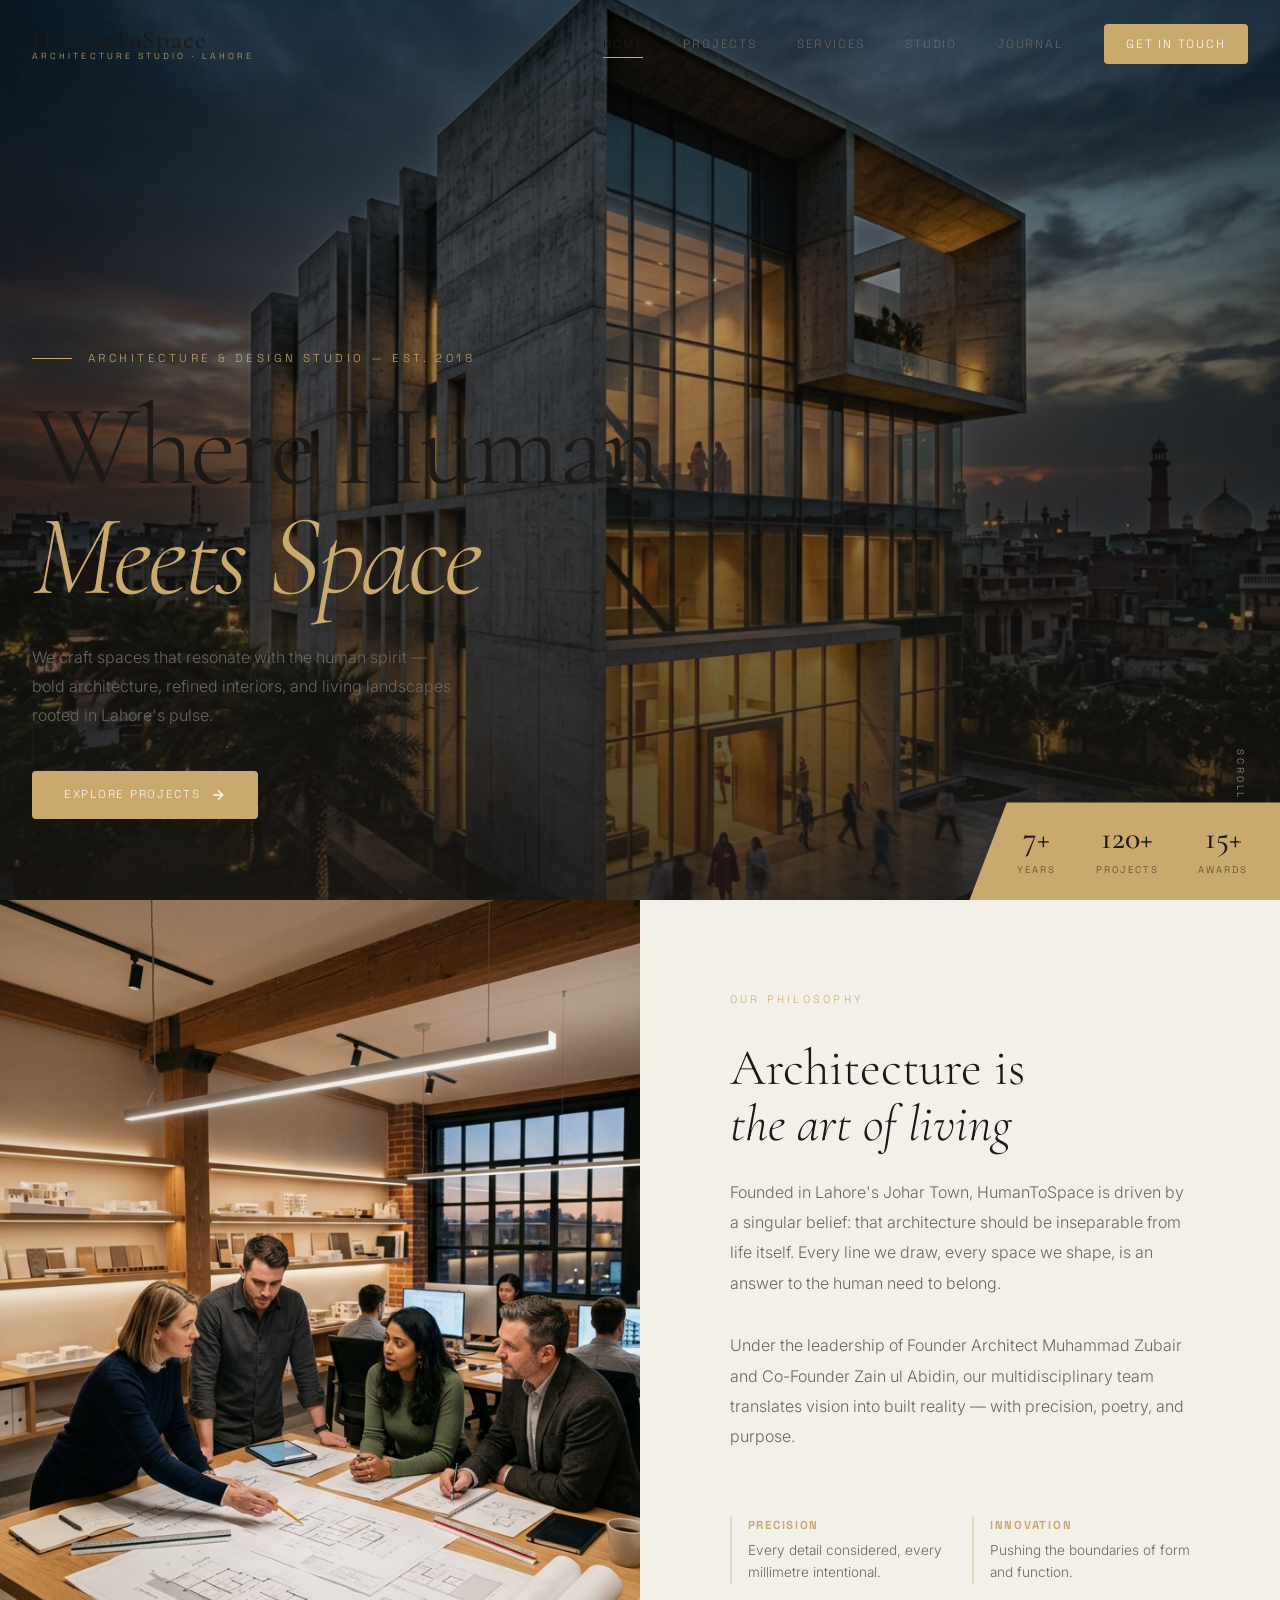
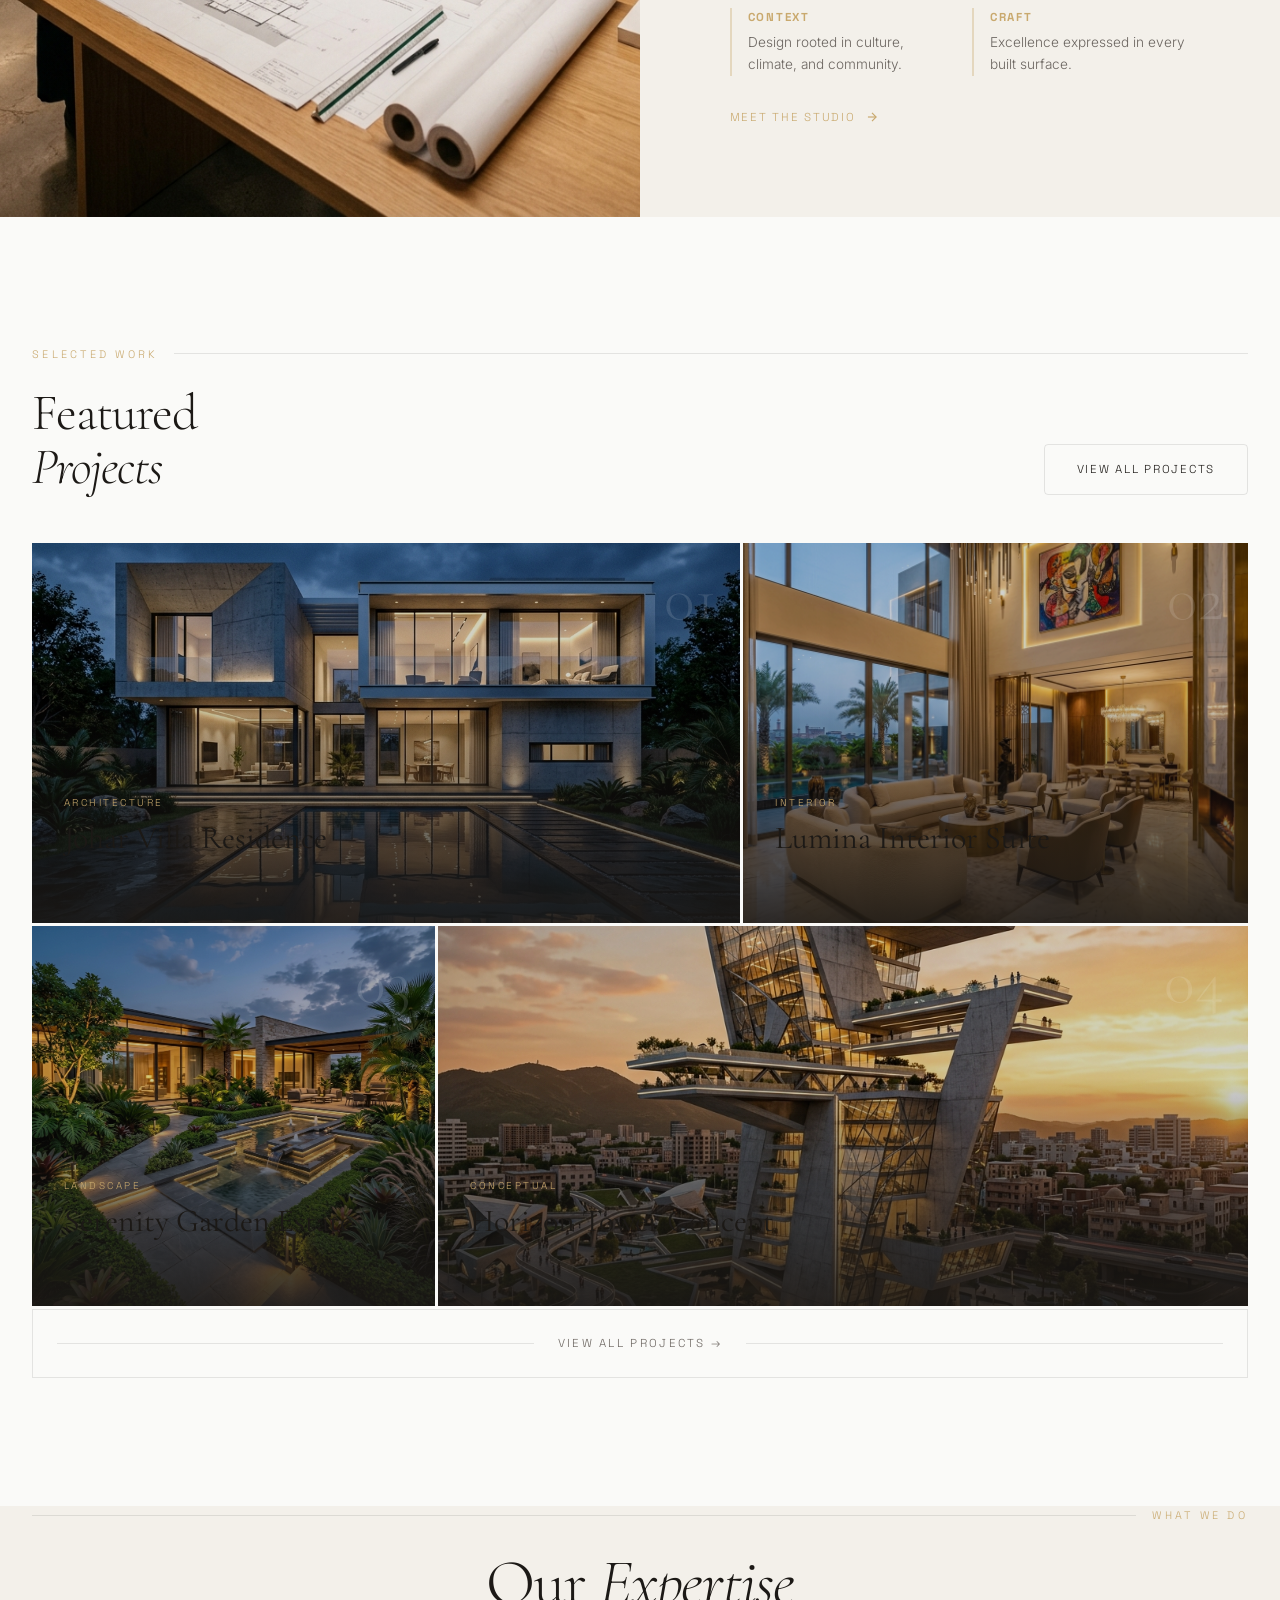
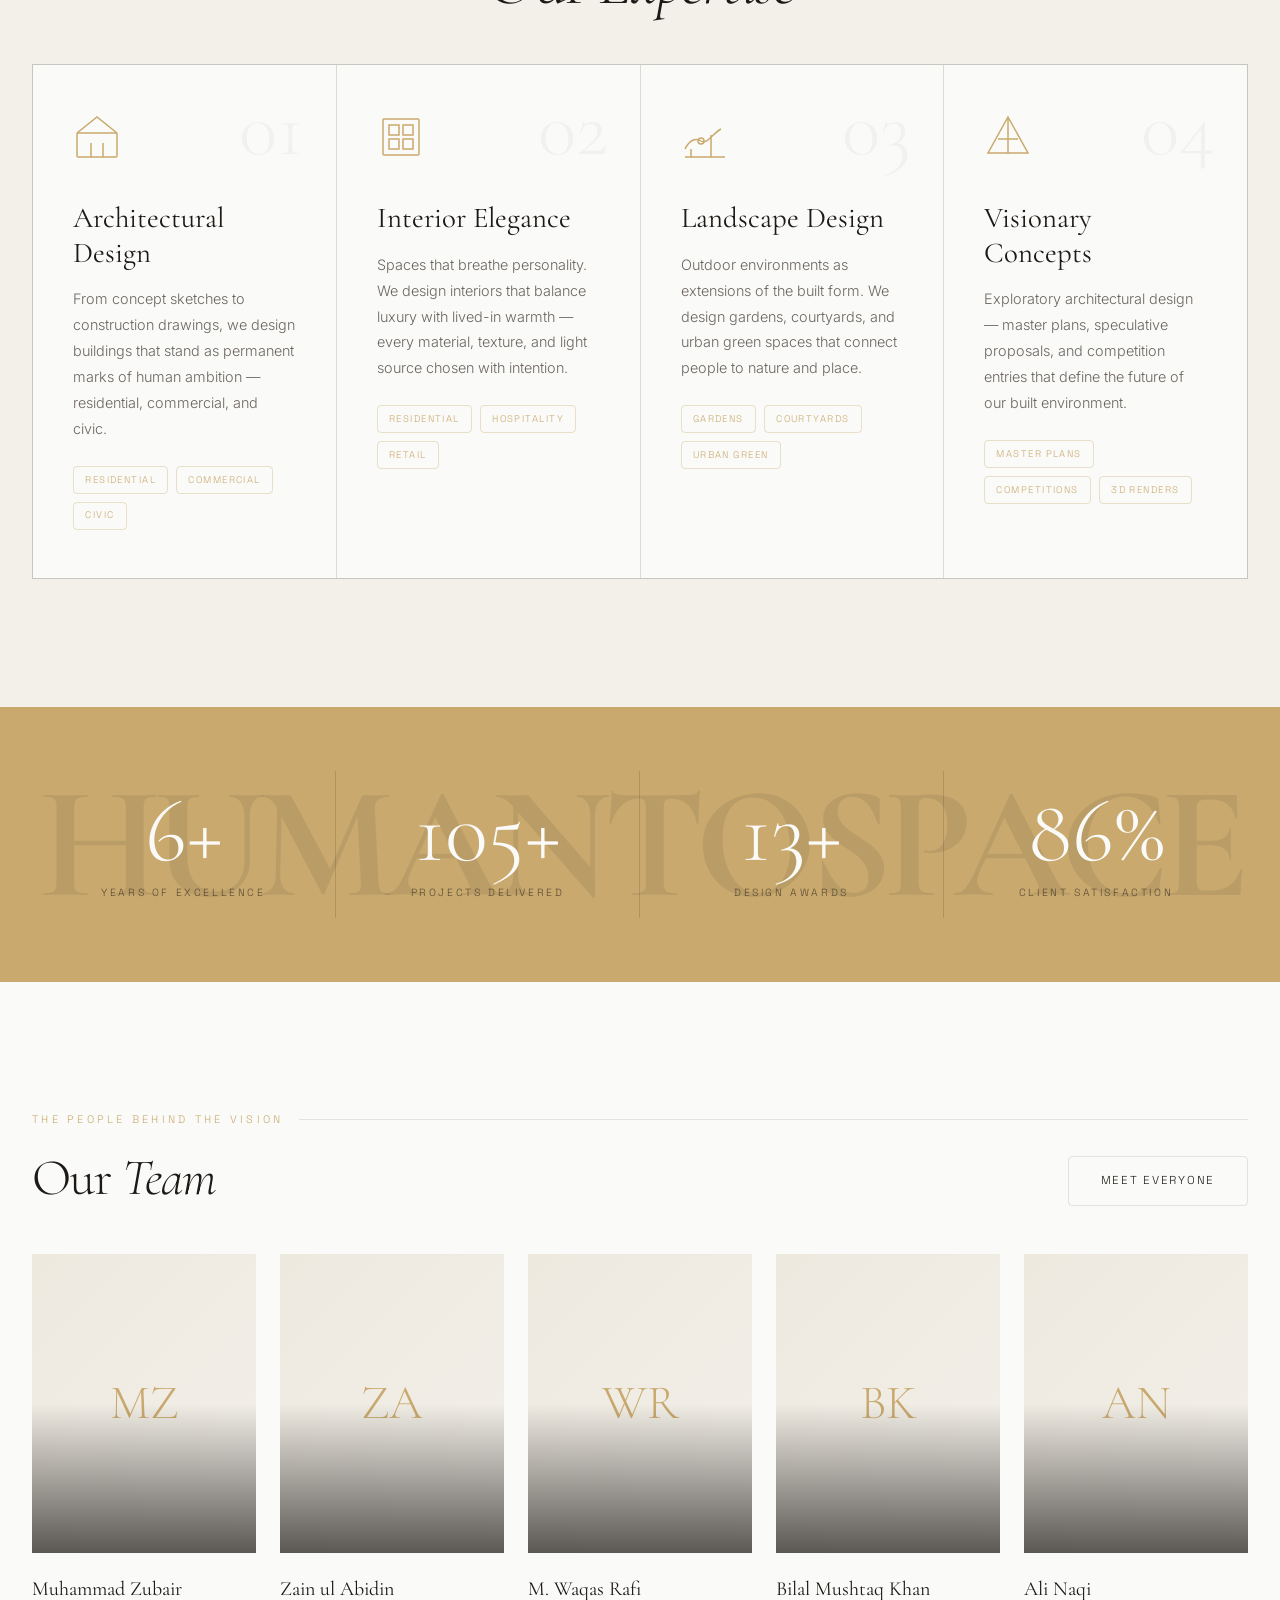
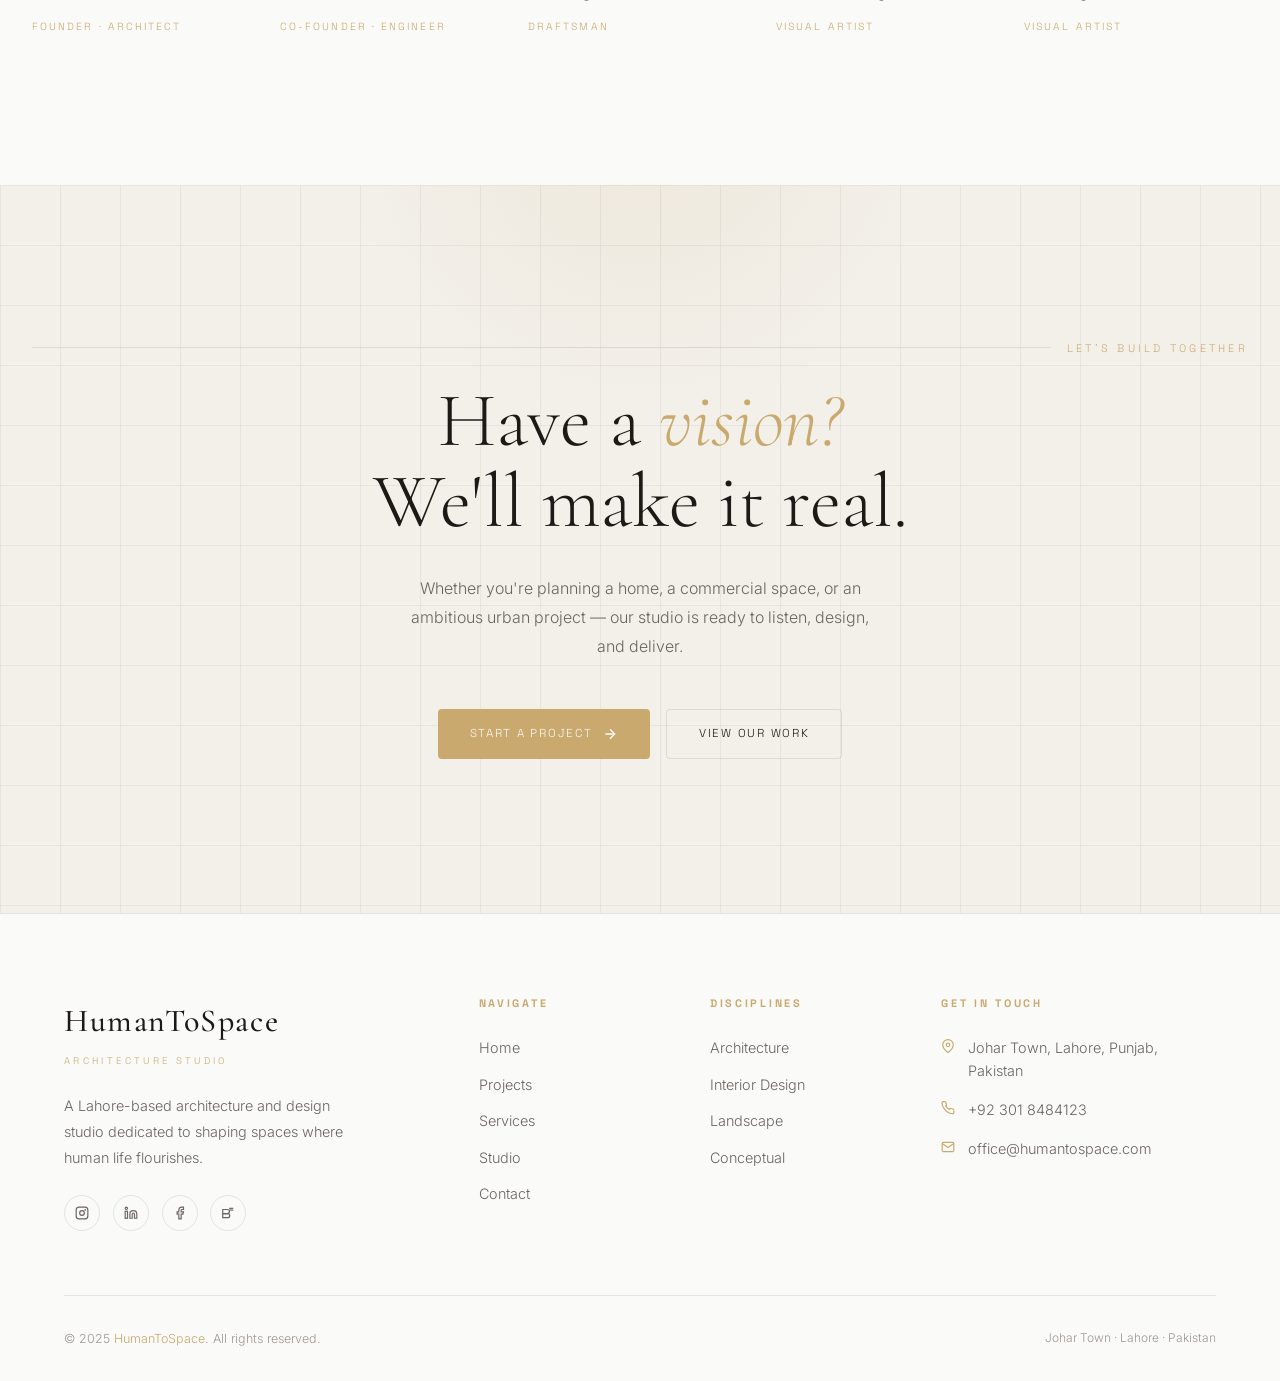
<file: index.html>
<!DOCTYPE html>
<html lang="en">
<head>
  <meta charset="UTF-8" />
  <meta name="viewport" content="width=device-width, initial-scale=1.0" />
  <title>HumanToSpace — Architecture Studio | Lahore, Pakistan</title>
  <meta name="description" content="HumanToSpace is a premier architecture and design studio based in Lahore, Pakistan. Specializing in architectural design, interior elegance, landscape, and visionary concepts." />
  <link rel="stylesheet" href="css/style.css" />
  <link rel="icon" href="data:image/svg+xml,<svg xmlns='http://www.w3.org/2000/svg' viewBox='0 0 100 100'><text y='.9em' font-size='90'>🏛</text></svg>" />
</head>
<body>

<!-- LOADER -->
<div id="loader">
  <div class="loader-logo">HumanToSpace</div>
  <div class="loader-line"></div>
</div>

<!-- NAV OVERLAY -->
<div class="nav-overlay"></div>

<!-- MOBILE NAV -->
<nav class="mobile-nav">
  <a href="index.html">Home</a>
  <a href="projects.html">Projects</a>
  <a href="services.html">Services</a>
  <a href="about.html">Studio</a>
  <a href="blog.html">Journal</a>
  <a href="contact.html">Contact</a>
  <div class="mobile-nav-footer">
    <p>office@humantospace.com</p>
    <p>+92 301 8484123</p>
  </div>
</nav>

<!-- HEADER -->
<header id="header">
  <a href="index.html" class="nav-logo">
    <span class="logo-main">HumanToSpace</span>
    <span class="logo-sub">Architecture Studio · Lahore</span>
  </a>
  <nav class="nav-links">
    <a href="index.html" class="active">Home</a>
    <a href="projects.html">Projects</a>
    <a href="services.html">Services</a>
    <a href="about.html">Studio</a>
    <a href="blog.html">Journal</a>
    <a href="contact.html" class="nav-cta">Get In Touch</a>
  </nav>
  <button class="hamburger" aria-label="Toggle menu">
    <span></span><span></span><span></span>
  </button>
</header>

<!-- HERO -->
<section class="hero">
  <div class="hero-bg">
    <img src="images/hero.png" alt="HumanToSpace Architecture" loading="eager" />
  </div>
  <div class="hero-overlay"></div>

  <div class="hero-content container">
    <div class="hero-eyebrow">Architecture &amp; Design Studio — Est. 2018</div>
    <h1 class="hero-title">
      Where Human<br /><em>Meets Space</em>
    </h1>
    <p class="hero-desc">
      We craft spaces that resonate with the human spirit — bold architecture, refined interiors, and living landscapes rooted in Lahore's pulse.
    </p>
    <div class="hero-actions">
      <a href="projects.html" class="btn btn-primary btn-arrow">
        Explore Projects
        <svg width="16" height="16" viewBox="0 0 24 24" fill="none" stroke="currentColor" stroke-width="2"><line x1="5" y1="12" x2="19" y2="12"/><polyline points="12 5 19 12 12 19"/></svg>
      </a>
      <a href="contact.html" class="btn btn-outline">Start a Project</a>
    </div>
  </div>

  <div class="hero-scroll">
    <span>Scroll</span>
    <div class="hero-scroll-line"></div>
  </div>

  <div class="hero-stats">
    <div class="hero-stat-item">
      <span class="num" data-counter="7" data-suffix="+">7+</span>
      <span class="label">Years</span>
    </div>
    <div class="hero-stat-item">
      <span class="num" data-counter="120" data-suffix="+">120+</span>
      <span class="label">Projects</span>
    </div>
    <div class="hero-stat-item">
      <span class="num" data-counter="15" data-suffix="+">15+</span>
      <span class="label">Awards</span>
    </div>
  </div>
</section>

<!-- ABOUT STRIP -->
<section class="about-strip">
  <div class="about-strip-img">
    <img src="images/about.png" alt="HumanToSpace Studio" />
    <div class="about-strip-img-overlay"></div>
  </div>
  <div class="about-strip-content">
    <span class="label">Our Philosophy</span>
    <h2 class="reveal">Architecture is<br /><em>the art of living</em></h2>
    <p class="reveal reveal-delay-1">
      Founded in Lahore's Johar Town, HumanToSpace is driven by a singular belief: that architecture should be inseparable from life itself. Every line we draw, every space we shape, is an answer to the human need to belong.
    </p>
    <p class="reveal reveal-delay-2">
      Under the leadership of Founder Architect Muhammad Zubair and Co-Founder Zain ul Abidin, our multidisciplinary team translates vision into built reality — with precision, poetry, and purpose.
    </p>

    <div class="about-values reveal reveal-delay-3">
      <div class="about-value-item">
        <h4>Precision</h4>
        <p>Every detail considered, every millimetre intentional.</p>
      </div>
      <div class="about-value-item">
        <h4>Innovation</h4>
        <p>Pushing the boundaries of form and function.</p>
      </div>
      <div class="about-value-item">
        <h4>Context</h4>
        <p>Design rooted in culture, climate, and community.</p>
      </div>
      <div class="about-value-item">
        <h4>Craft</h4>
        <p>Excellence expressed in every built surface.</p>
      </div>
    </div>
    <a href="about.html" class="btn btn-ghost btn-arrow reveal reveal-delay-4">
      Meet the Studio
      <svg width="14" height="14" viewBox="0 0 24 24" fill="none" stroke="currentColor" stroke-width="2"><line x1="5" y1="12" x2="19" y2="12"/><polyline points="12 5 19 12 12 19"/></svg>
    </a>
  </div>
</section>

<!-- FEATURED PROJECTS -->
<section class="section projects-section">
  <div class="container">
    <div class="section-label reveal">
      <span>Selected Work</span>
    </div>
    <div class="projects-header">
      <h2 class="t-display-lg reveal">Featured<br /><em>Projects</em></h2>
      <a href="projects.html" class="btn btn-outline reveal reveal-delay-2">View All Projects</a>
    </div>

    <div class="projects-grid">
      <!-- Card 1 -->
      <article class="proj-card reveal">
        <img src="images/proj-arch-1.png" alt="Johar Villa Residence" />
        <div class="proj-card-overlay"></div>
        <div class="proj-card-info">
          <span class="proj-card-cat">Architecture</span>
          <h3 class="proj-card-title">Johar Villa Residence</h3>
          <p class="proj-card-meta">Lahore, Punjab · 2024 · 4,200 sqft</p>
        </div>
        <span class="proj-card-num">01</span>
      </article>

      <!-- Card 2 -->
      <article class="proj-card reveal reveal-delay-1">
        <img src="images/proj-int-1.png" alt="Lumina Interior Suite" />
        <div class="proj-card-overlay"></div>
        <div class="proj-card-info">
          <span class="proj-card-cat">Interior</span>
          <h3 class="proj-card-title">Lumina Interior Suite</h3>
          <p class="proj-card-meta">DHA Lahore · 2024 · 3,800 sqft</p>
        </div>
        <span class="proj-card-num">02</span>
      </article>

      <!-- Card 3 -->
      <article class="proj-card reveal reveal-delay-2">
        <img src="images/proj-land-1.png" alt="Serenity Garden Estate" />
        <div class="proj-card-overlay"></div>
        <div class="proj-card-info">
          <span class="proj-card-cat">Landscape</span>
          <h3 class="proj-card-title">Serenity Garden Estate</h3>
          <p class="proj-card-meta">Gulberg, Lahore · 2023</p>
        </div>
        <span class="proj-card-num">03</span>
      </article>

      <!-- Card 4 -->
      <article class="proj-card reveal reveal-delay-3">
        <img src="images/proj-concept-1.png" alt="Horizon Tower Concept" />
        <div class="proj-card-overlay"></div>
        <div class="proj-card-info">
          <span class="proj-card-cat">Conceptual</span>
          <h3 class="proj-card-title">Horizon Tower Concept</h3>
          <p class="proj-card-meta">Lahore Skyline · 2025 Vision</p>
        </div>
        <span class="proj-card-num">04</span>
      </article>

      <!-- View All -->
      <a href="projects.html" class="proj-card-cta">
        <div class="proj-card-cta-line"></div>
        <span>View All Projects →</span>
        <div class="proj-card-cta-line"></div>
      </a>
    </div>
  </div>
</section>

<!-- SERVICES -->
<section class="section" style="background: var(--bg-surface); padding-top: 0;">
  <div class="container">
    <div class="section-label center reveal">
      <span>What We Do</span>
    </div>
    <h2 class="t-display-lg" style="text-align:center; margin-bottom: 3rem;" class="reveal">
      Our <em>Expertise</em>
    </h2>

    <div class="services-grid">
      <!-- 1 -->
      <div class="service-card reveal">
        <svg class="service-icon" viewBox="0 0 48 48" fill="none" stroke="currentColor" stroke-width="1.5">
          <rect x="4" y="20" width="40" height="24" rx="1"/>
          <path d="M4 20L24 4L44 20"/>
          <line x1="18" y1="44" x2="18" y2="30"/>
          <line x1="30" y1="44" x2="30" y2="30"/>
        </svg>
        <span class="service-card-num">01</span>
        <h3>Architectural Design</h3>
        <p>From concept sketches to construction drawings, we design buildings that stand as permanent marks of human ambition — residential, commercial, and civic.</p>
        <div class="service-card-tags">
          <span class="tag">Residential</span>
          <span class="tag">Commercial</span>
          <span class="tag">Civic</span>
        </div>
      </div>

      <!-- 2 -->
      <div class="service-card reveal reveal-delay-1">
        <svg class="service-icon" viewBox="0 0 48 48" fill="none" stroke="currentColor" stroke-width="1.5">
          <rect x="6" y="6" width="36" height="36" rx="1"/>
          <rect x="12" y="12" width="10" height="10"/>
          <rect x="26" y="12" width="10" height="10"/>
          <rect x="12" y="26" width="10" height="10"/>
          <rect x="26" y="26" width="10" height="10"/>
        </svg>
        <span class="service-card-num">02</span>
        <h3>Interior Elegance</h3>
        <p>Spaces that breathe personality. We design interiors that balance luxury with lived-in warmth — every material, texture, and light source chosen with intention.</p>
        <div class="service-card-tags">
          <span class="tag">Residential</span>
          <span class="tag">Hospitality</span>
          <span class="tag">Retail</span>
        </div>
      </div>

      <!-- 3 -->
      <div class="service-card reveal reveal-delay-2">
        <svg class="service-icon" viewBox="0 0 48 48" fill="none" stroke="currentColor" stroke-width="1.5">
          <path d="M4 36C8 28 14 24 20 28C26 32 32 20 40 16"/>
          <circle cx="20" cy="28" r="3"/>
          <path d="M4 44H44"/>
          <path d="M10 36V44"/>
          <path d="M30 22V44"/>
        </svg>
        <span class="service-card-num">03</span>
        <h3>Landscape Design</h3>
        <p>Outdoor environments as extensions of the built form. We design gardens, courtyards, and urban green spaces that connect people to nature and place.</p>
        <div class="service-card-tags">
          <span class="tag">Gardens</span>
          <span class="tag">Courtyards</span>
          <span class="tag">Urban Green</span>
        </div>
      </div>

      <!-- 4 -->
      <div class="service-card reveal reveal-delay-3">
        <svg class="service-icon" viewBox="0 0 48 48" fill="none" stroke="currentColor" stroke-width="1.5">
          <polygon points="24,4 44,40 4,40"/>
          <line x1="24" y1="4" x2="24" y2="40"/>
          <line x1="14" y1="26" x2="34" y2="26"/>
        </svg>
        <span class="service-card-num">04</span>
        <h3>Visionary Concepts</h3>
        <p>Exploratory architectural design — master plans, speculative proposals, and competition entries that define the future of our built environment.</p>
        <div class="service-card-tags">
          <span class="tag">Master Plans</span>
          <span class="tag">Competitions</span>
          <span class="tag">3D Renders</span>
        </div>
      </div>
    </div>
  </div>
</section>

<!-- STATS BAR -->
<div class="stats-bar">
  <div class="stat-item reveal">
    <span class="stat-num" data-counter="7" data-suffix="+">7+</span>
    <span class="stat-label">Years of Excellence</span>
  </div>
  <div class="stat-item reveal reveal-delay-1">
    <span class="stat-num" data-counter="120" data-suffix="+">120+</span>
    <span class="stat-label">Projects Delivered</span>
  </div>
  <div class="stat-item reveal reveal-delay-2">
    <span class="stat-num" data-counter="15" data-suffix="+">15+</span>
    <span class="stat-label">Design Awards</span>
  </div>
  <div class="stat-item reveal reveal-delay-3">
    <span class="stat-num" data-counter="98" data-suffix="%">98%</span>
    <span class="stat-label">Client Satisfaction</span>
  </div>
</div>

<!-- TEAM PREVIEW -->
<section class="section">
  <div class="container">
    <div class="section-label reveal">
      <span>The People Behind the Vision</span>
    </div>
    <div class="projects-header">
      <h2 class="t-display-lg reveal">Our <em>Team</em></h2>
      <a href="about.html" class="btn btn-outline reveal reveal-delay-2">Meet Everyone</a>
    </div>

    <div class="team-grid">
      <div class="team-card reveal">
        <div class="team-card-img">
          <div class="team-placeholder">MZ</div>
          <div class="team-card-img-overlay"></div>
        </div>
        <div class="team-card-info">
          <h4>Muhammad Zubair</h4>
          <span class="role">Founder · Architect</span>
        </div>
      </div>
      <div class="team-card reveal reveal-delay-1">
        <div class="team-card-img">
          <div class="team-placeholder">ZA</div>
          <div class="team-card-img-overlay"></div>
        </div>
        <div class="team-card-info">
          <h4>Zain ul Abidin</h4>
          <span class="role">Co-Founder · Engineer</span>
        </div>
      </div>
      <div class="team-card reveal reveal-delay-2">
        <div class="team-card-img">
          <div class="team-placeholder">WR</div>
          <div class="team-card-img-overlay"></div>
        </div>
        <div class="team-card-info">
          <h4>M. Waqas Rafi</h4>
          <span class="role">Draftsman</span>
        </div>
      </div>
      <div class="team-card reveal reveal-delay-3">
        <div class="team-card-img">
          <div class="team-placeholder">BK</div>
          <div class="team-card-img-overlay"></div>
        </div>
        <div class="team-card-info">
          <h4>Bilal Mushtaq Khan</h4>
          <span class="role">Visual Artist</span>
        </div>
      </div>
      <div class="team-card reveal reveal-delay-4">
        <div class="team-card-img">
          <div class="team-placeholder">AN</div>
          <div class="team-card-img-overlay"></div>
        </div>
        <div class="team-card-info">
          <h4>Ali Naqi</h4>
          <span class="role">Visual Artist</span>
        </div>
      </div>
    </div>
  </div>
</section>

<!-- CTA -->
<section class="cta-section">
  <div class="cta-grid-bg"></div>
  <div class="section-label center reveal">
    <span>Let's Build Together</span>
  </div>
  <h2 class="reveal reveal-delay-1">Have a <em>vision?</em><br />We'll make it real.</h2>
  <p class="reveal reveal-delay-2">
    Whether you're planning a home, a commercial space, or an ambitious urban project — our studio is ready to listen, design, and deliver.
  </p>
  <div style="display:flex; gap:1rem; justify-content:center; flex-wrap:wrap;" class="reveal reveal-delay-3">
    <a href="contact.html" class="btn btn-primary btn-arrow">
      Start a Project
      <svg width="16" height="16" viewBox="0 0 24 24" fill="none" stroke="currentColor" stroke-width="2"><line x1="5" y1="12" x2="19" y2="12"/><polyline points="12 5 19 12 12 19"/></svg>
    </a>
    <a href="projects.html" class="btn btn-outline">View Our Work</a>
  </div>
</section>

<!-- FOOTER -->
<footer>
  <div class="container">
    <div class="footer-grid">
      <div class="footer-brand">
        <span class="logo-main">HumanToSpace</span>
        <span class="logo-sub">Architecture Studio</span>
        <p>A Lahore-based architecture and design studio dedicated to shaping spaces where human life flourishes.</p>
        <div class="footer-socials">
          <a href="#" class="footer-social" aria-label="Instagram">
            <svg width="14" height="14" viewBox="0 0 24 24" fill="none" stroke="currentColor" stroke-width="2"><rect x="2" y="2" width="20" height="20" rx="5"/><circle cx="12" cy="12" r="4"/><circle cx="17.5" cy="6.5" r="0.5" fill="currentColor"/></svg>
          </a>
          <a href="#" class="footer-social" aria-label="LinkedIn">
            <svg width="14" height="14" viewBox="0 0 24 24" fill="none" stroke="currentColor" stroke-width="2"><path d="M16 8a6 6 0 0 1 6 6v7h-4v-7a2 2 0 0 0-2-2 2 2 0 0 0-2 2v7h-4v-7a6 6 0 0 1 6-6z"/><rect x="2" y="9" width="4" height="12"/><circle cx="4" cy="4" r="2"/></svg>
          </a>
          <a href="#" class="footer-social" aria-label="Facebook">
            <svg width="14" height="14" viewBox="0 0 24 24" fill="none" stroke="currentColor" stroke-width="2"><path d="M18 2h-3a5 5 0 0 0-5 5v3H7v4h3v8h4v-8h3l1-4h-4V7a1 1 0 0 1 1-1h3z"/></svg>
          </a>
          <a href="#" class="footer-social" aria-label="Behance">
            <svg width="14" height="14" viewBox="0 0 24 24" fill="none" stroke="currentColor" stroke-width="2"><path d="M3 6h7.5c2.5 0 4 1.5 4 3.5s-1.5 3.5-4 3.5H3z"/><path d="M3 13h8c2.5 0 4 1.5 4 3.5S13.5 20 11 20H3z"/><line x1="14" y1="4" x2="21" y2="4"/><line x1="14" y1="7" x2="21" y2="7"/></svg>
          </a>
        </div>
      </div>

      <div class="footer-col">
        <h5>Navigate</h5>
        <ul>
          <li><a href="index.html">Home</a></li>
          <li><a href="projects.html">Projects</a></li>
          <li><a href="services.html">Services</a></li>
          <li><a href="about.html">Studio</a></li>
          <li><a href="contact.html">Contact</a></li>
        </ul>
      </div>

      <div class="footer-col">
        <h5>Disciplines</h5>
        <ul>
          <li><a href="projects.html?filter=architecture">Architecture</a></li>
          <li><a href="projects.html?filter=interior">Interior Design</a></li>
          <li><a href="projects.html?filter=landscape">Landscape</a></li>
          <li><a href="projects.html?filter=conceptual">Conceptual</a></li>
        </ul>
      </div>

      <div class="footer-col">
        <h5>Get In Touch</h5>
        <div class="footer-contact-item">
          <svg width="14" height="14" viewBox="0 0 24 24" fill="none" stroke="currentColor" stroke-width="2"><path d="M21 10c0 7-9 13-9 13s-9-6-9-13a9 9 0 0 1 18 0z"/><circle cx="12" cy="10" r="3"/></svg>
          <span>Johar Town, Lahore, Punjab, Pakistan</span>
        </div>
        <div class="footer-contact-item">
          <svg width="14" height="14" viewBox="0 0 24 24" fill="none" stroke="currentColor" stroke-width="2"><path d="M22 16.92v3a2 2 0 0 1-2.18 2 19.79 19.79 0 0 1-8.63-3.07A19.5 19.5 0 0 1 4.69 12a19.79 19.79 0 0 1-3.07-8.67A2 2 0 0 1 3.6 1.15h3a2 2 0 0 1 2 1.72c.127.96.361 1.903.7 2.81a2 2 0 0 1-.45 2.11L7.91 8.29a16 16 0 0 0 5.93 5.93l.95-.95a2 2 0 0 1 2.11-.45c.907.339 1.85.573 2.81.7A2 2 0 0 1 21.73 16"/></svg>
          <span>+92 301 8484123</span>
        </div>
        <div class="footer-contact-item">
          <svg width="14" height="14" viewBox="0 0 24 24" fill="none" stroke="currentColor" stroke-width="2"><path d="M4 4h16c1.1 0 2 .9 2 2v12c0 1.1-.9 2-2 2H4c-1.1 0-2-.9-2-2V6c0-1.1.9-2 2-2z"/><polyline points="22,6 12,13 2,6"/></svg>
          <span>office@humantospace.com</span>
        </div>
      </div>
    </div>

    <div class="footer-bottom">
      <p>&copy; 2025 <a href="index.html">HumanToSpace</a>. All rights reserved.</p>
      <p style="color:var(--text-dim); font-size:0.75rem;">Johar Town · Lahore · Pakistan</p>
    </div>
  </div>
</footer>

<script src="js/main.js"></script>
</body>
</html>
</file>
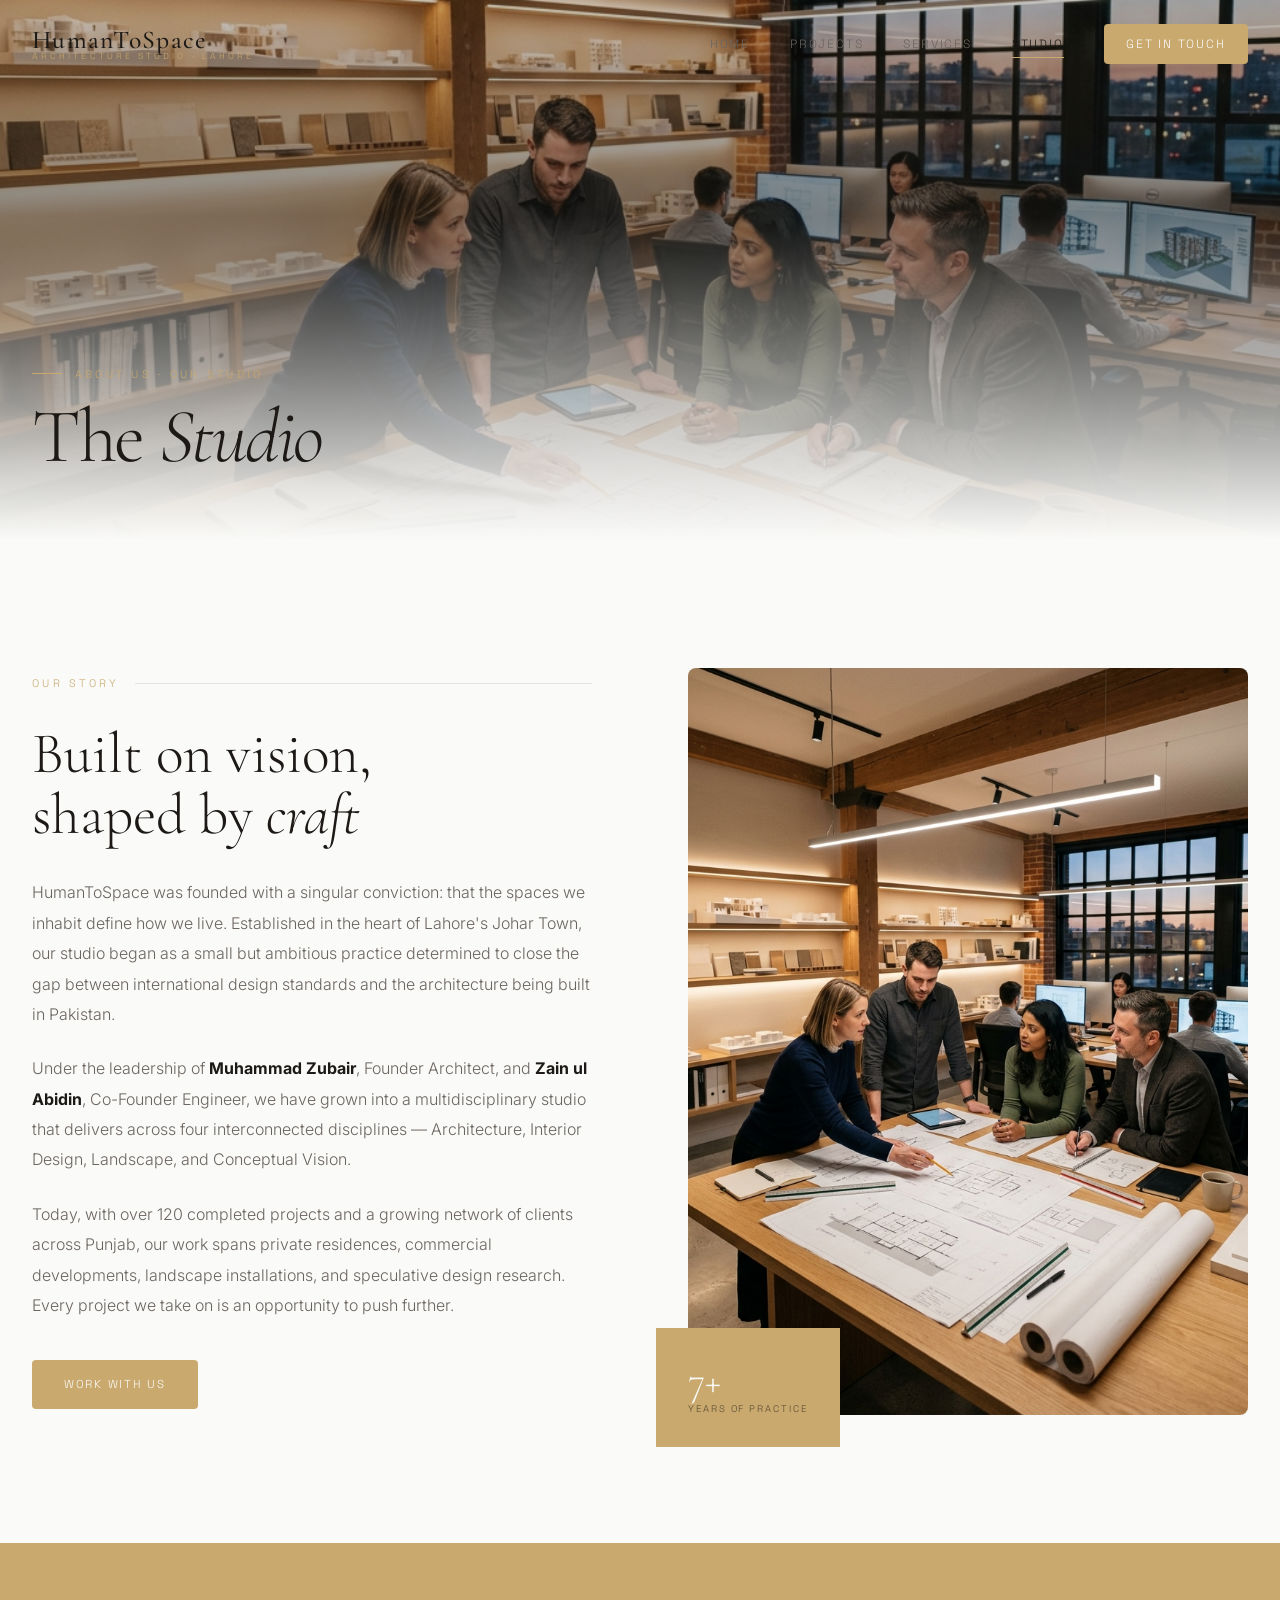
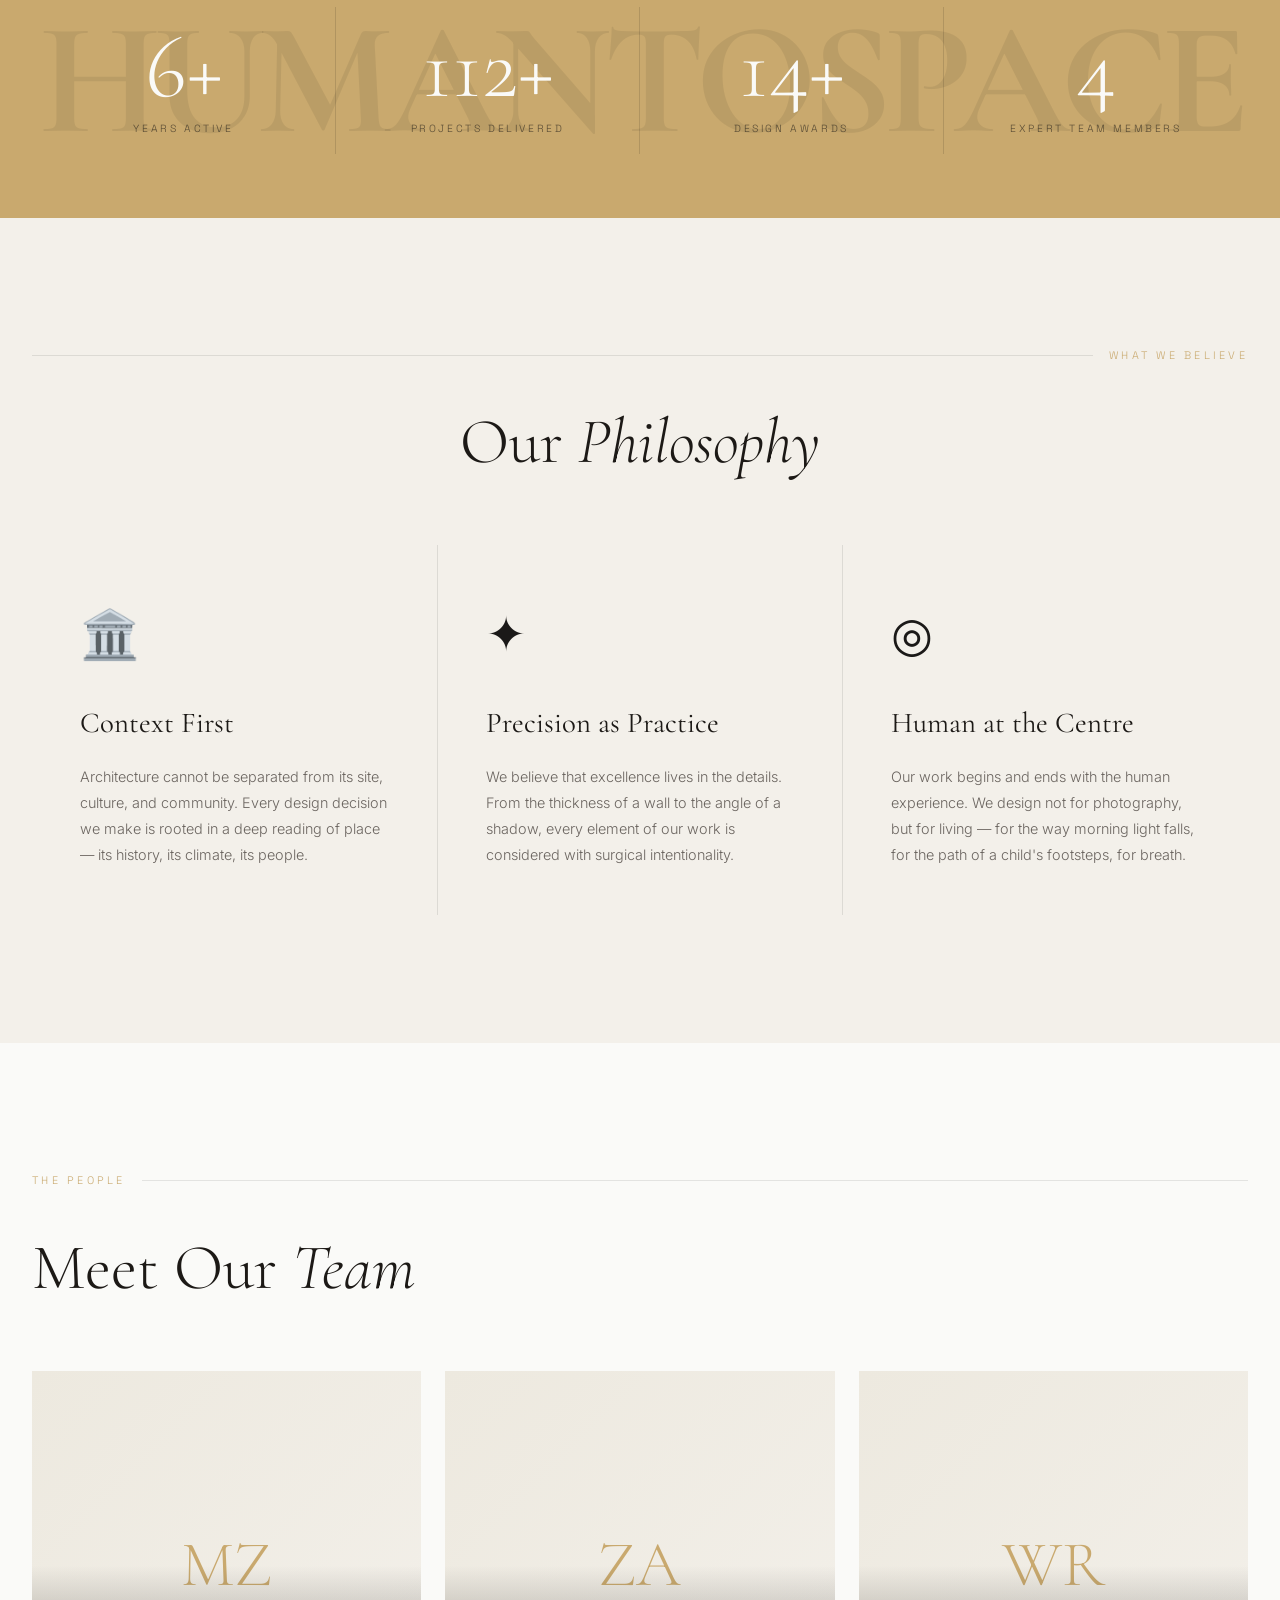
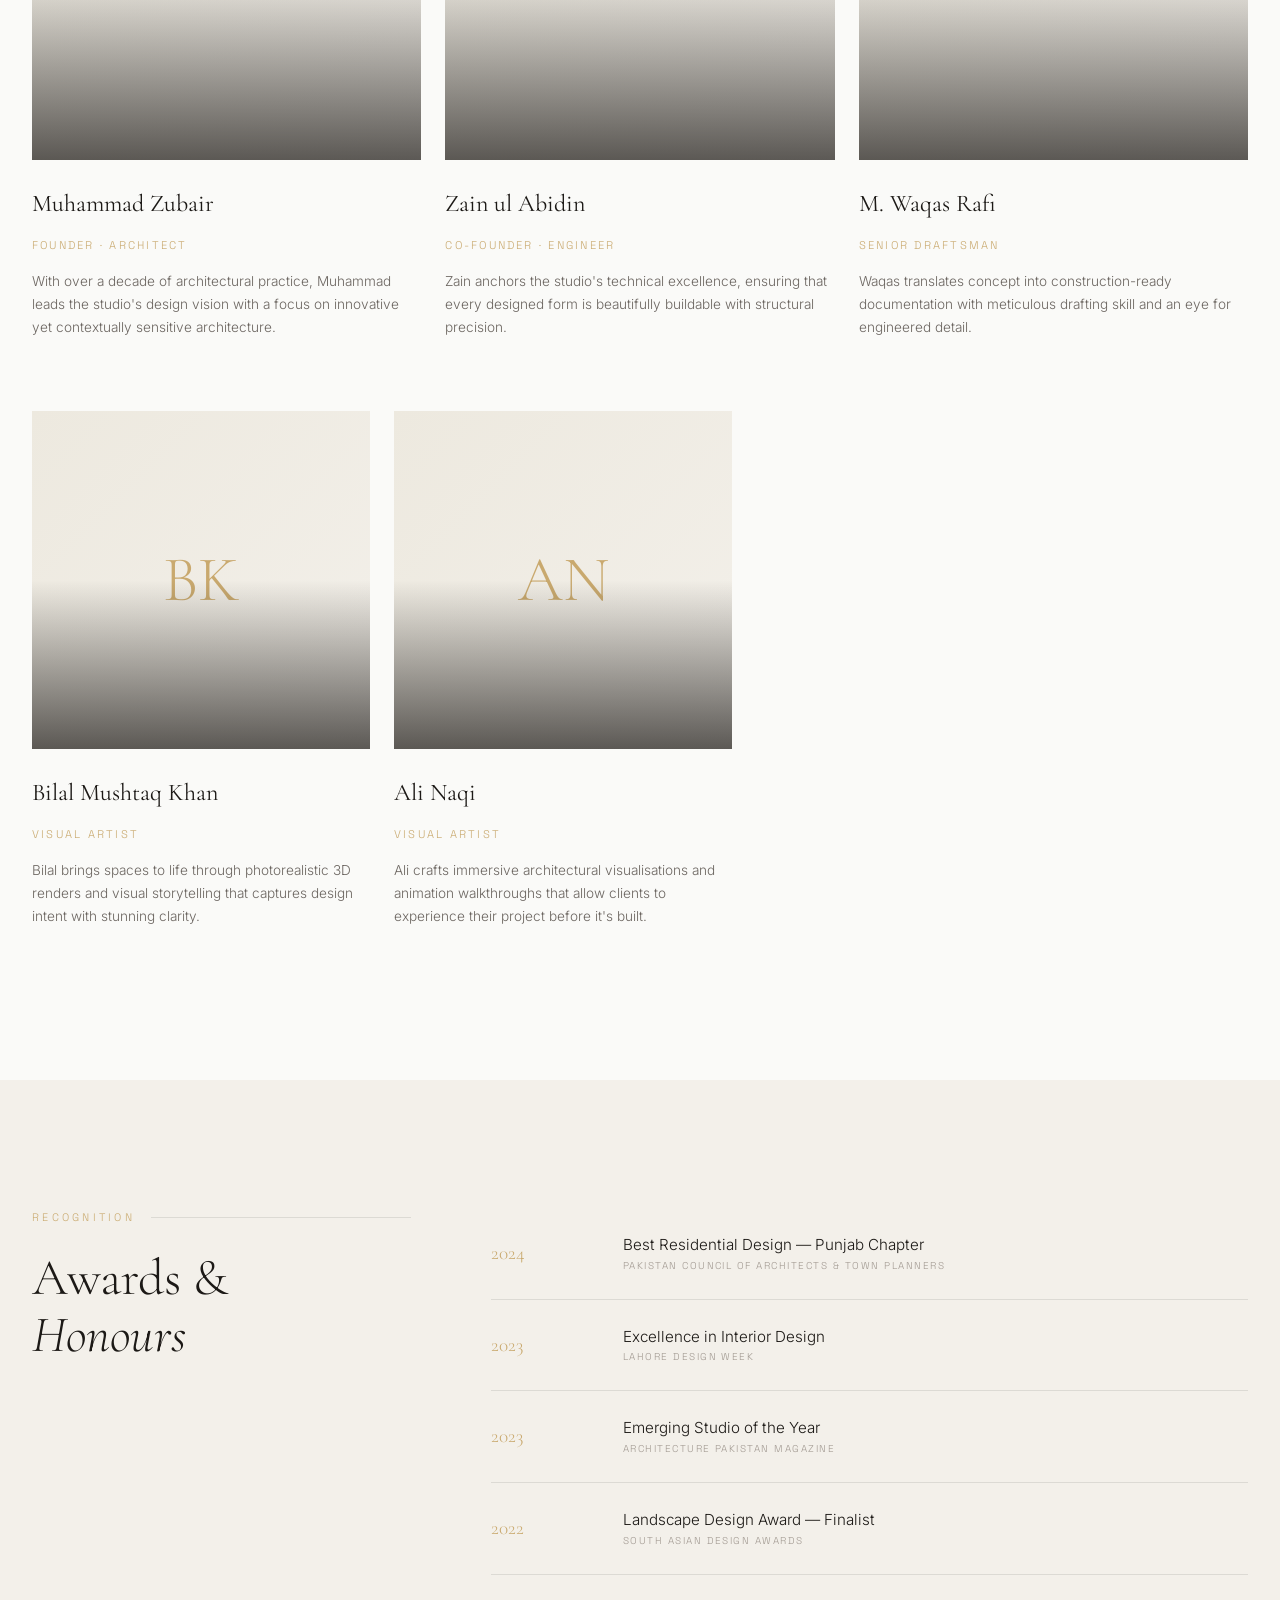
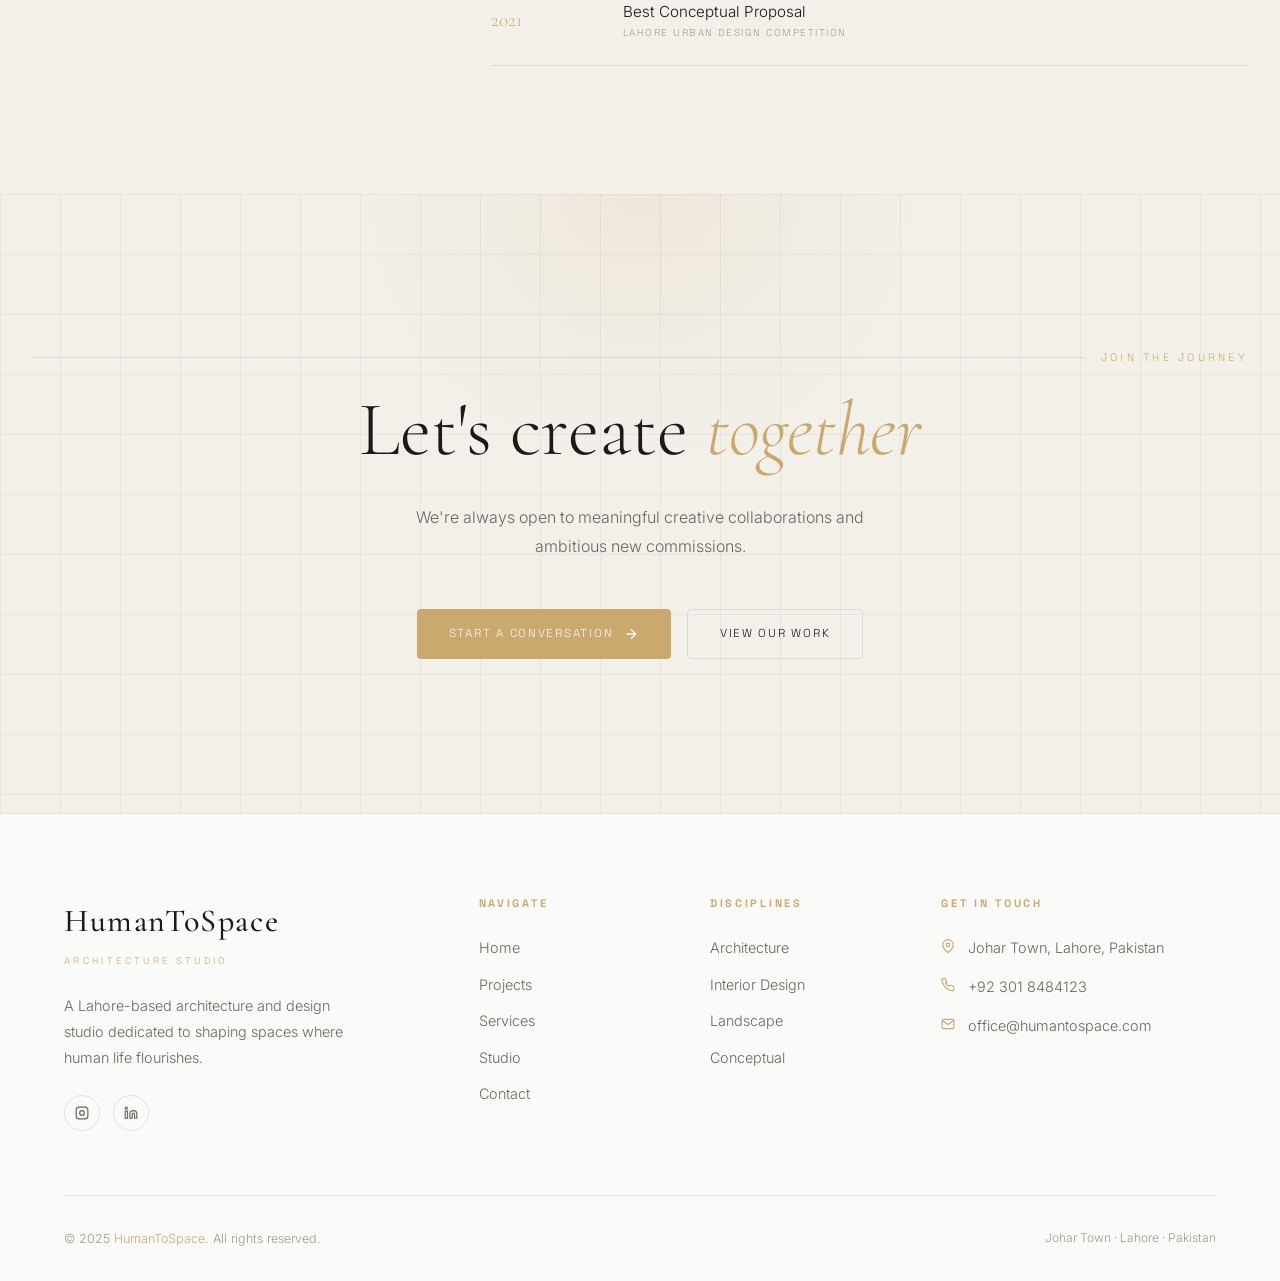
<file: about.html>
<!DOCTYPE html>
<html lang="en">
<head>
  <meta charset="UTF-8" />
  <meta name="viewport" content="width=device-width, initial-scale=1.0" />
  <title>Studio — HumanToSpace Architecture</title>
  <meta name="description" content="Meet the team behind HumanToSpace — a Lahore-based architecture studio led by Founder Architect Muhammad Zubair. Our story, philosophy, and people." />
  <link rel="stylesheet" href="css/style.css" />
</head>
<body>

<div class="nav-overlay"></div>
<nav class="mobile-nav">
  <a href="index.html">Home</a>
  <a href="projects.html">Projects</a>
  <a href="services.html">Services</a>
  <a href="about.html">Studio</a>
  <a href="contact.html">Contact</a>
  <div class="mobile-nav-footer">
    <p>office@humantospace.com</p>
    <p>+92 301 8484123</p>
  </div>
</nav>

<header id="header">
  <a href="index.html" class="nav-logo">
    <span class="logo-main">HumanToSpace</span>
    <span class="logo-sub">Architecture Studio · Lahore</span>
  </a>
  <nav class="nav-links">
    <a href="index.html">Home</a>
    <a href="projects.html">Projects</a>
    <a href="services.html">Services</a>
    <a href="about.html" class="active">Studio</a>
    <a href="contact.html" class="nav-cta">Get In Touch</a>
  </nav>
  <button class="hamburger" aria-label="Toggle menu">
    <span></span><span></span><span></span>
  </button>
</header>

<!-- PAGE HERO -->
<section class="page-hero">
  <div class="page-hero-bg">
    <img src="images/about.png" alt="HumanToSpace Studio" />
  </div>
  <div class="page-hero-overlay"></div>
  <div class="page-hero-content container">
    <div class="eyebrow">About Us · Our Studio</div>
    <h1>The <em>Studio</em></h1>
  </div>
</section>

<!-- STORY SECTION -->
<section class="section">
  <div class="container">
    <div class="about-story">
      <div class="about-story-text">
        <div class="section-label reveal"><span>Our Story</span></div>
        <h2 class="reveal">Built on vision,<br />shaped by <em>craft</em></h2>
        <p class="reveal reveal-delay-1">
          HumanToSpace was founded with a singular conviction: that the spaces we inhabit define how we live. Established in the heart of Lahore's Johar Town, our studio began as a small but ambitious practice determined to close the gap between international design standards and the architecture being built in Pakistan.
        </p>
        <p class="reveal reveal-delay-2">
          Under the leadership of <strong style="color:var(--text)">Muhammad Zubair</strong>, Founder Architect, and <strong style="color:var(--text)">Zain ul Abidin</strong>, Co-Founder Engineer, we have grown into a multidisciplinary studio that delivers across four interconnected disciplines — Architecture, Interior Design, Landscape, and Conceptual Vision.
        </p>
        <p class="reveal reveal-delay-3">
          Today, with over 120 completed projects and a growing network of clients across Punjab, our work spans private residences, commercial developments, landscape installations, and speculative design research. Every project we take on is an opportunity to push further.
        </p>
        <a href="contact.html" class="btn btn-primary reveal reveal-delay-4" style="margin-top:1rem;">Work With Us</a>
      </div>

      <div class="about-story-img reveal reveal-delay-2">
        <div class="about-story-img-main">
          <img src="images/about.png" alt="HumanToSpace Architecture Studio" />
        </div>
        <div class="about-story-img-badge">
          7+
          <span>Years of Practice</span>
        </div>
      </div>
    </div>
  </div>
</section>

<!-- STATS BAR -->
<div class="stats-bar">
  <div class="stat-item reveal">
    <span class="stat-num" data-counter="7" data-suffix="+">7+</span>
    <span class="stat-label">Years Active</span>
  </div>
  <div class="stat-item reveal reveal-delay-1">
    <span class="stat-num" data-counter="120" data-suffix="+">120+</span>
    <span class="stat-label">Projects Delivered</span>
  </div>
  <div class="stat-item reveal reveal-delay-2">
    <span class="stat-num" data-counter="15" data-suffix="+">15+</span>
    <span class="stat-label">Design Awards</span>
  </div>
  <div class="stat-item reveal reveal-delay-3">
    <span class="stat-num" data-counter="5" data-suffix="">5</span>
    <span class="stat-label">Expert Team Members</span>
  </div>
</div>

<!-- PHILOSOPHY -->
<section class="section" style="background:var(--bg-surface);">
  <div class="container">
    <div class="section-label center reveal"><span>What We Believe</span></div>
    <h2 style="font-family:var(--font-display); font-size:clamp(2.5rem,5vw,5rem); font-weight:300; text-align:center; margin-bottom:3rem;" class="reveal">
      Our <em>Philosophy</em>
    </h2>

    <div class="philosophy-grid">
      <div class="philosophy-card reveal">
        <div class="icon">🏛️</div>
        <h3>Context First</h3>
        <p>Architecture cannot be separated from its site, culture, and community. Every design decision we make is rooted in a deep reading of place — its history, its climate, its people.</p>
      </div>
      <div class="philosophy-card reveal reveal-delay-1">
        <div class="icon">✦</div>
        <h3>Precision as Practice</h3>
        <p>We believe that excellence lives in the details. From the thickness of a wall to the angle of a shadow, every element of our work is considered with surgical intentionality.</p>
      </div>
      <div class="philosophy-card reveal reveal-delay-2">
        <div class="icon">◎</div>
        <h3>Human at the Centre</h3>
        <p>Our work begins and ends with the human experience. We design not for photography, but for living — for the way morning light falls, for the path of a child's footsteps, for breath.</p>
      </div>
    </div>
  </div>
</section>

<!-- TEAM -->
<section class="section" id="team">
  <div class="container">
    <div class="section-label reveal"><span>The People</span></div>
    <h2 style="font-family:var(--font-display); font-size:clamp(2.5rem,5vw,5rem); font-weight:300; margin-bottom:3rem;" class="reveal">
      Meet Our <em>Team</em>
    </h2>

    <div class="team-grid" style="grid-template-columns: repeat(3,1fr); margin-bottom: 3rem;">

      <!-- Zubair – featured card -->
      <div class="team-card reveal" style="grid-column: span 1;">
        <div class="team-card-img" style="aspect-ratio:1/1;">
          <div class="team-placeholder" style="font-size:4rem;">MZ</div>
          <div class="team-card-img-overlay"></div>
        </div>
        <div class="team-card-info" style="padding:1.5rem 0;">
          <h4 style="font-size:1.5rem;">Muhammad Zubair</h4>
          <span class="role" style="font-size:0.7rem; letter-spacing:0.2em;">Founder · Architect</span>
          <p style="font-size:0.85rem; color:var(--text-muted); margin-top:0.8rem; line-height:1.7;">
            With over a decade of architectural practice, Muhammad leads the studio's design vision with a focus on innovative yet contextually sensitive architecture.
          </p>
        </div>
      </div>

      <!-- Zain -->
      <div class="team-card reveal reveal-delay-1">
        <div class="team-card-img" style="aspect-ratio:1/1;">
          <div class="team-placeholder" style="font-size:4rem;">ZA</div>
          <div class="team-card-img-overlay"></div>
        </div>
        <div class="team-card-info" style="padding:1.5rem 0;">
          <h4 style="font-size:1.5rem;">Zain ul Abidin</h4>
          <span class="role" style="font-size:0.7rem; letter-spacing:0.2em;">Co-Founder · Engineer</span>
          <p style="font-size:0.85rem; color:var(--text-muted); margin-top:0.8rem; line-height:1.7;">
            Zain anchors the studio's technical excellence, ensuring that every designed form is beautifully buildable with structural precision.
          </p>
        </div>
      </div>

      <!-- Waqas -->
      <div class="team-card reveal reveal-delay-2">
        <div class="team-card-img" style="aspect-ratio:1/1;">
          <div class="team-placeholder" style="font-size:4rem;">WR</div>
          <div class="team-card-img-overlay"></div>
        </div>
        <div class="team-card-info" style="padding:1.5rem 0;">
          <h4 style="font-size:1.5rem;">M. Waqas Rafi</h4>
          <span class="role" style="font-size:0.7rem; letter-spacing:0.2em;">Senior Draftsman</span>
          <p style="font-size:0.85rem; color:var(--text-muted); margin-top:0.8rem; line-height:1.7;">
            Waqas translates concept into construction-ready documentation with meticulous drafting skill and an eye for engineered detail.
          </p>
        </div>
      </div>
    </div>

    <!-- Row 2 -->
    <div class="team-grid" style="grid-template-columns: repeat(2,1fr); max-width: 700px;">
      <div class="team-card reveal">
        <div class="team-card-img" style="aspect-ratio:1/1;">
          <div class="team-placeholder" style="font-size:4rem;">BK</div>
          <div class="team-card-img-overlay"></div>
        </div>
        <div class="team-card-info" style="padding:1.5rem 0;">
          <h4 style="font-size:1.5rem;">Bilal Mushtaq Khan</h4>
          <span class="role" style="font-size:0.7rem; letter-spacing:0.2em;">Visual Artist</span>
          <p style="font-size:0.85rem; color:var(--text-muted); margin-top:0.8rem; line-height:1.7;">
            Bilal brings spaces to life through photorealistic 3D renders and visual storytelling that captures design intent with stunning clarity.
          </p>
        </div>
      </div>
      <div class="team-card reveal reveal-delay-1">
        <div class="team-card-img" style="aspect-ratio:1/1;">
          <div class="team-placeholder" style="font-size:4rem;">AN</div>
          <div class="team-card-img-overlay"></div>
        </div>
        <div class="team-card-info" style="padding:1.5rem 0;">
          <h4 style="font-size:1.5rem;">Ali Naqi</h4>
          <span class="role" style="font-size:0.7rem; letter-spacing:0.2em;">Visual Artist</span>
          <p style="font-size:0.85rem; color:var(--text-muted); margin-top:0.8rem; line-height:1.7;">
            Ali crafts immersive architectural visualisations and animation walkthroughs that allow clients to experience their project before it's built.
          </p>
        </div>
      </div>
    </div>
  </div>
</section>

<!-- AWARDS / RECOGNITION -->
<section class="section" style="background:var(--bg-surface);">
  <div class="container">
    <div style="display:grid; grid-template-columns:1fr 2fr; gap:5rem; align-items:start;">
      <div>
        <div class="section-label reveal"><span>Recognition</span></div>
        <h2 style="font-family:var(--font-display); font-size:clamp(2rem,4vw,4rem); font-weight:300; line-height:1.1;" class="reveal">
          Awards &amp;<br /><em>Honours</em>
        </h2>
      </div>
      <div class="awards-list reveal reveal-delay-1">
        <div class="award-item">
          <span class="award-year">2024</span>
          <div>
            <div class="award-name">Best Residential Design — Punjab Chapter</div>
            <div class="award-org">Pakistan Council of Architects &amp; Town Planners</div>
          </div>
        </div>
        <div class="award-item">
          <span class="award-year">2023</span>
          <div>
            <div class="award-name">Excellence in Interior Design</div>
            <div class="award-org">Lahore Design Week</div>
          </div>
        </div>
        <div class="award-item">
          <span class="award-year">2023</span>
          <div>
            <div class="award-name">Emerging Studio of the Year</div>
            <div class="award-org">Architecture Pakistan Magazine</div>
          </div>
        </div>
        <div class="award-item">
          <span class="award-year">2022</span>
          <div>
            <div class="award-name">Landscape Design Award — Finalist</div>
            <div class="award-org">South Asian Design Awards</div>
          </div>
        </div>
        <div class="award-item">
          <span class="award-year">2021</span>
          <div>
            <div class="award-name">Best Conceptual Proposal</div>
            <div class="award-org">Lahore Urban Design Competition</div>
          </div>
        </div>
      </div>
    </div>
  </div>
</section>

<!-- CTA -->
<section class="cta-section">
  <div class="cta-grid-bg"></div>
  <div class="section-label center reveal"><span>Join the Journey</span></div>
  <h2 class="reveal reveal-delay-1">Let's create <em>together</em></h2>
  <p class="reveal reveal-delay-2">We're always open to meaningful creative collaborations and ambitious new commissions.</p>
  <div style="display:flex; gap:1rem; justify-content:center; flex-wrap:wrap;" class="reveal reveal-delay-3">
    <a href="contact.html" class="btn btn-primary btn-arrow">
      Start a Conversation
      <svg width="16" height="16" viewBox="0 0 24 24" fill="none" stroke="currentColor" stroke-width="2"><line x1="5" y1="12" x2="19" y2="12"/><polyline points="12 5 19 12 12 19"/></svg>
    </a>
    <a href="projects.html" class="btn btn-outline">View Our Work</a>
  </div>
</section>

<!-- FOOTER -->
<footer>
  <div class="container">
    <div class="footer-grid">
      <div class="footer-brand">
        <span class="logo-main">HumanToSpace</span>
        <span class="logo-sub">Architecture Studio</span>
        <p>A Lahore-based architecture and design studio dedicated to shaping spaces where human life flourishes.</p>
        <div class="footer-socials">
          <a href="#" class="footer-social"><svg width="14" height="14" viewBox="0 0 24 24" fill="none" stroke="currentColor" stroke-width="2"><rect x="2" y="2" width="20" height="20" rx="5"/><circle cx="12" cy="12" r="4"/></svg></a>
          <a href="#" class="footer-social"><svg width="14" height="14" viewBox="0 0 24 24" fill="none" stroke="currentColor" stroke-width="2"><path d="M16 8a6 6 0 0 1 6 6v7h-4v-7a2 2 0 0 0-2-2 2 2 0 0 0-2 2v7h-4v-7a6 6 0 0 1 6-6z"/><rect x="2" y="9" width="4" height="12"/><circle cx="4" cy="4" r="2"/></svg></a>
        </div>
      </div>
      <div class="footer-col">
        <h5>Navigate</h5>
        <ul>
          <li><a href="index.html">Home</a></li>
          <li><a href="projects.html">Projects</a></li>
          <li><a href="services.html">Services</a></li>
          <li><a href="about.html">Studio</a></li>
          <li><a href="contact.html">Contact</a></li>
        </ul>
      </div>
      <div class="footer-col">
        <h5>Disciplines</h5>
        <ul>
          <li><a href="projects.html">Architecture</a></li>
          <li><a href="projects.html">Interior Design</a></li>
          <li><a href="projects.html">Landscape</a></li>
          <li><a href="projects.html">Conceptual</a></li>
        </ul>
      </div>
      <div class="footer-col">
        <h5>Get In Touch</h5>
        <div class="footer-contact-item">
          <svg width="14" height="14" viewBox="0 0 24 24" fill="none" stroke="currentColor" stroke-width="2"><path d="M21 10c0 7-9 13-9 13s-9-6-9-13a9 9 0 0 1 18 0z"/><circle cx="12" cy="10" r="3"/></svg>
          <span>Johar Town, Lahore, Pakistan</span>
        </div>
        <div class="footer-contact-item">
          <svg width="14" height="14" viewBox="0 0 24 24" fill="none" stroke="currentColor" stroke-width="2"><path d="M22 16.92v3a2 2 0 0 1-2.18 2 19.79 19.79 0 0 1-8.63-3.07A19.5 19.5 0 0 1 4.69 12a19.79 19.79 0 0 1-3.07-8.67A2 2 0 0 1 3.6 1.15h3a2 2 0 0 1 2 1.72c.127.96.361 1.903.7 2.81a2 2 0 0 1-.45 2.11L7.91 8.29a16 16 0 0 0 5.93 5.93l.95-.95a2 2 0 0 1 2.11-.45c.907.339 1.85.573 2.81.7A2 2 0 0 1 21.73 16"/></svg>
          <span>+92 301 8484123</span>
        </div>
        <div class="footer-contact-item">
          <svg width="14" height="14" viewBox="0 0 24 24" fill="none" stroke="currentColor" stroke-width="2"><path d="M4 4h16c1.1 0 2 .9 2 2v12c0 1.1-.9 2-2 2H4c-1.1 0-2-.9-2-2V6c0-1.1.9-2 2-2z"/><polyline points="22,6 12,13 2,6"/></svg>
          <span>office@humantospace.com</span>
        </div>
      </div>
    </div>
    <div class="footer-bottom">
      <p>&copy; 2025 <a href="index.html">HumanToSpace</a>. All rights reserved.</p>
      <p style="color:var(--text-dim); font-size:0.75rem;">Johar Town · Lahore · Pakistan</p>
    </div>
  </div>
</footer>

<script src="js/main.js"></script>
</body>
</html>
</file>
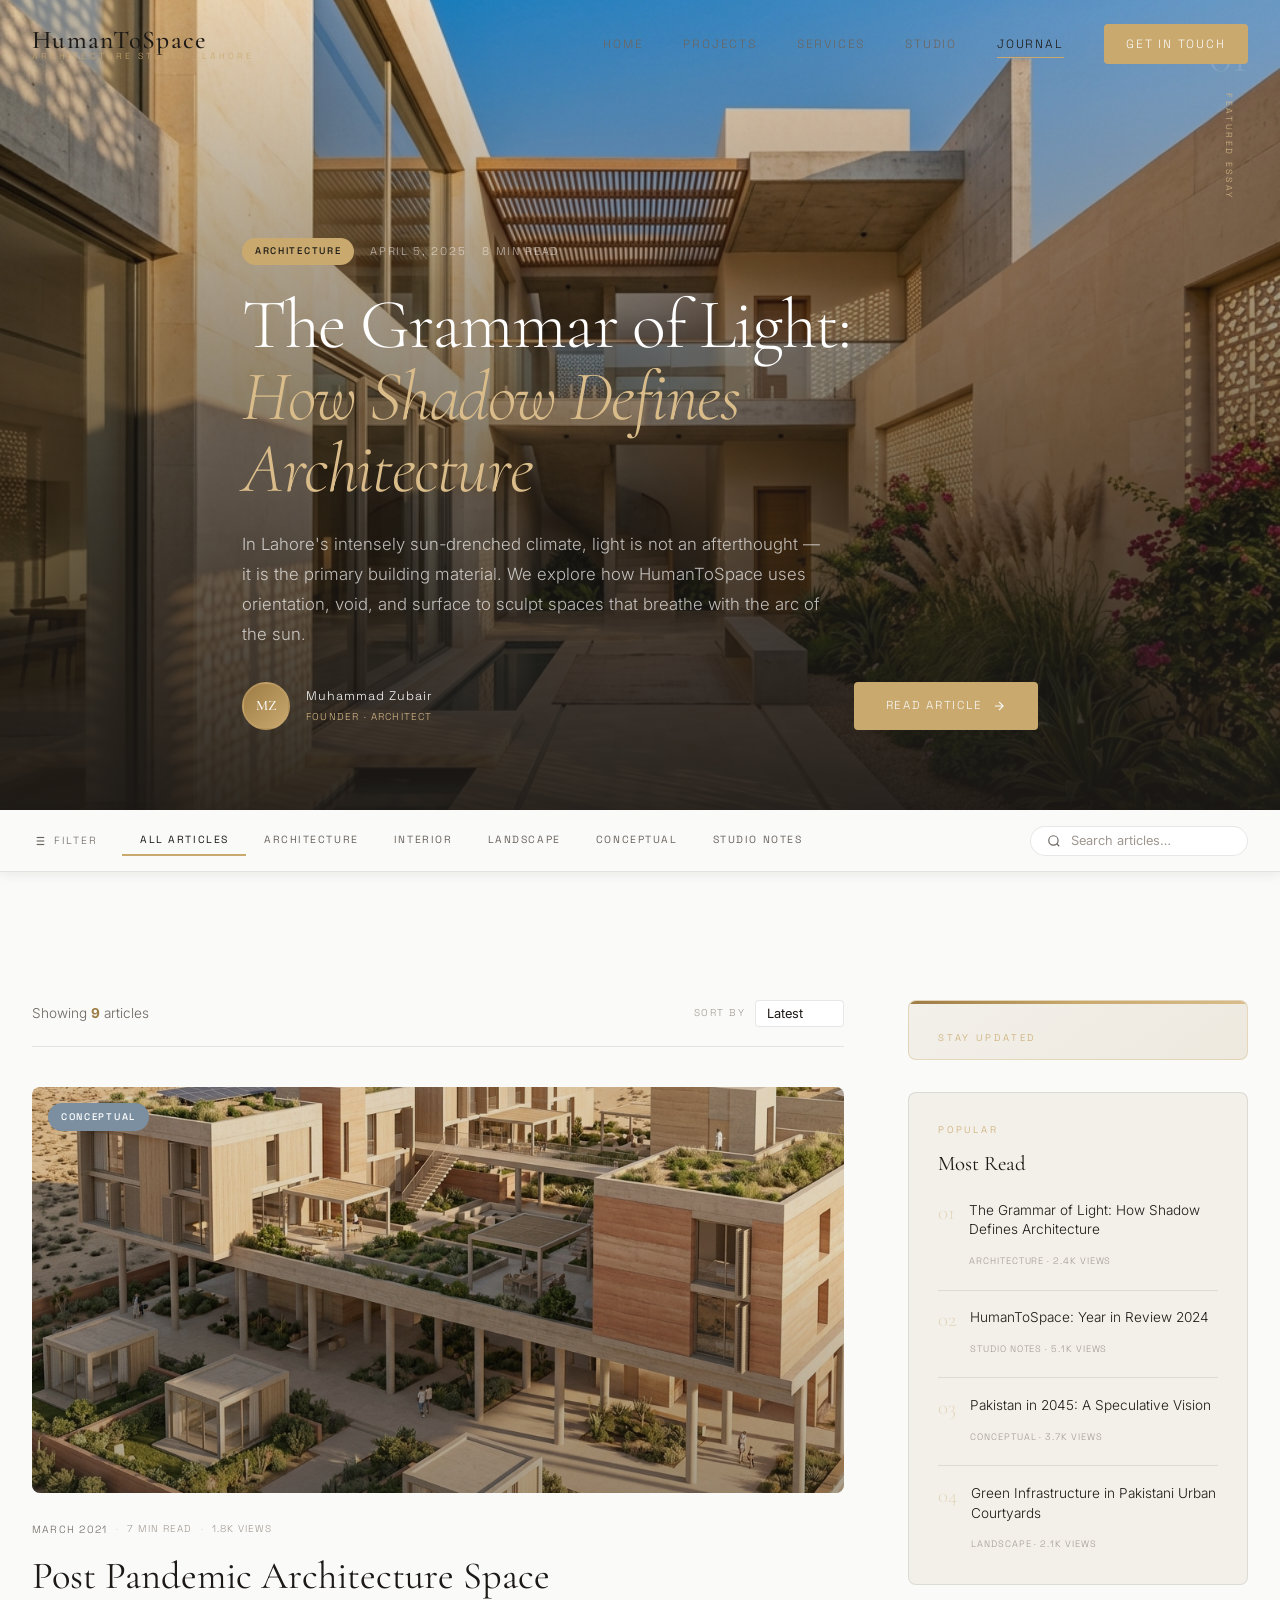
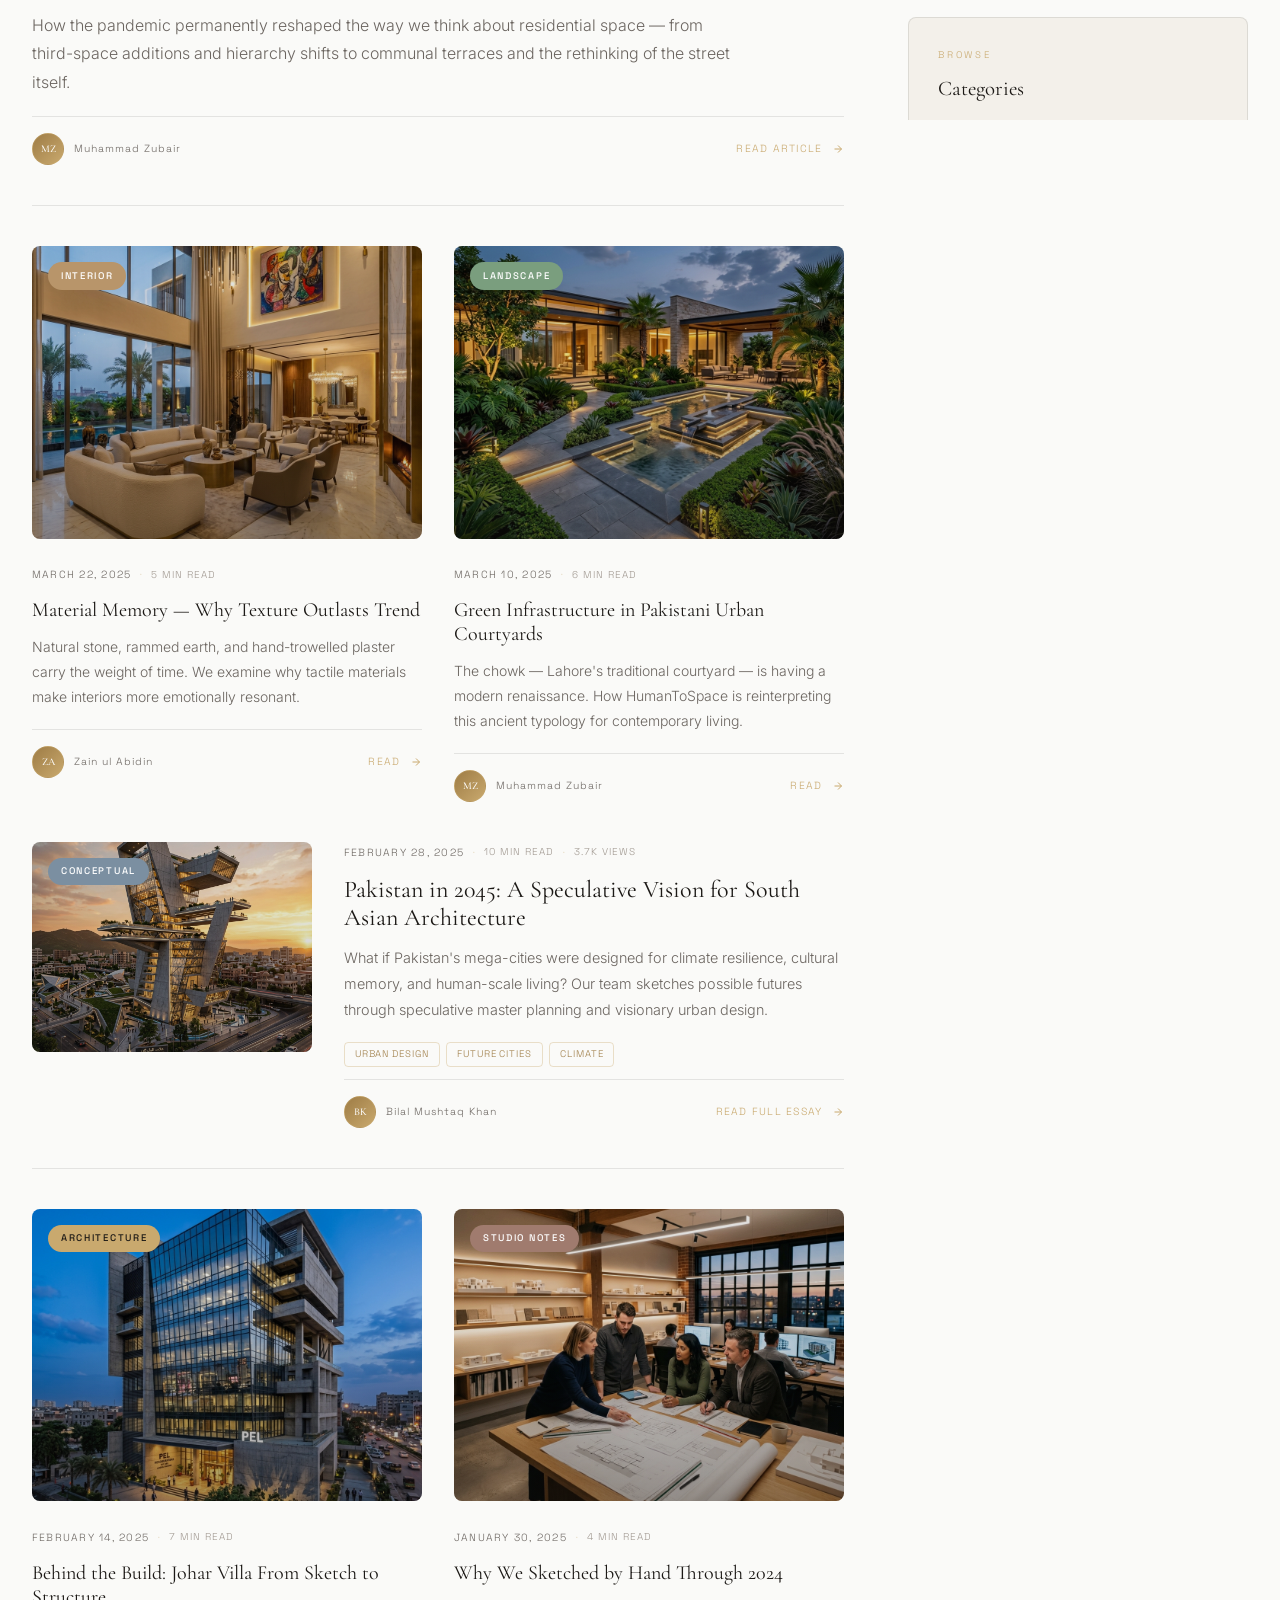
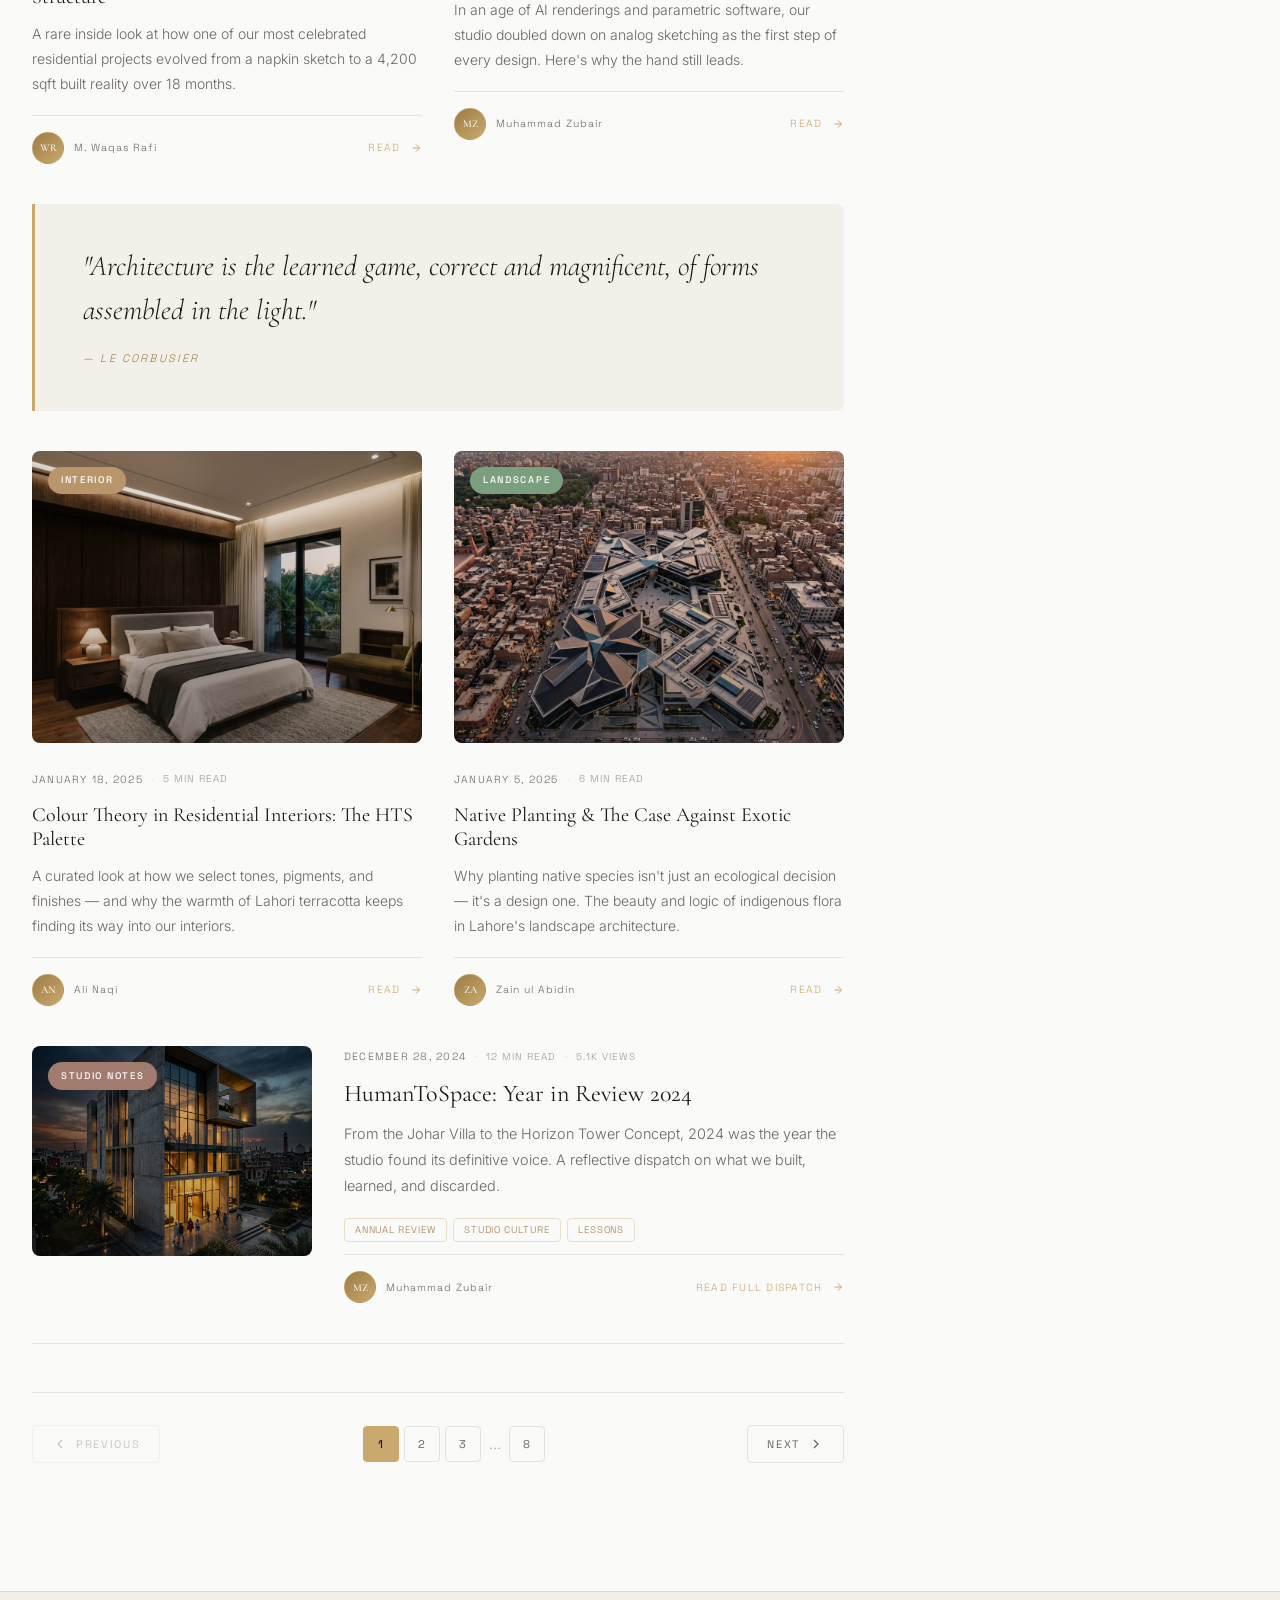
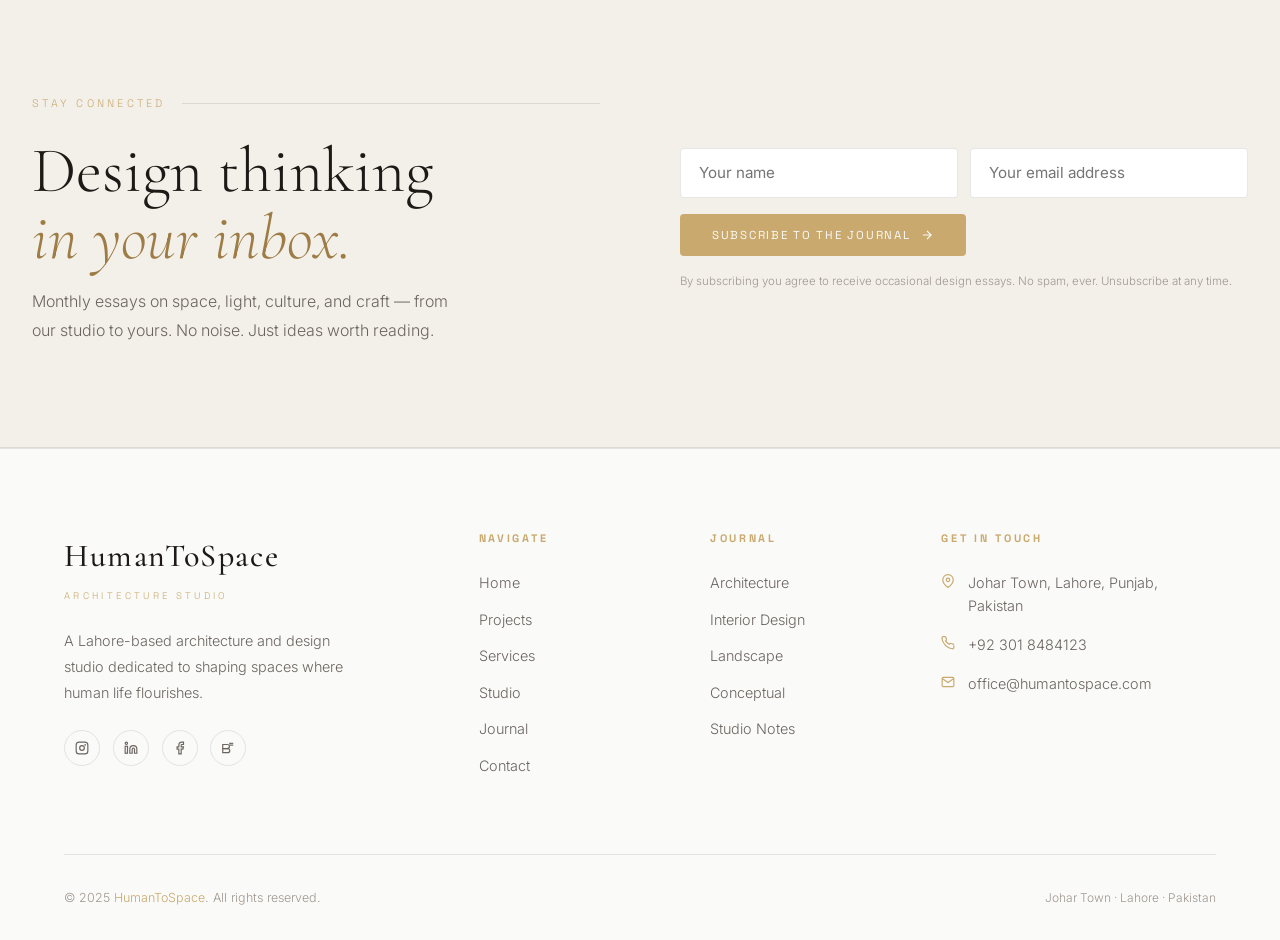
<file: blog.html>
<!DOCTYPE html>
<html lang="en">
<head>
  <meta charset="UTF-8" />
  <meta name="viewport" content="width=device-width, initial-scale=1.0" />
  <title>Journal — HumanToSpace Architecture</title>
  <meta name="description" content="Insights, ideas, and perspectives from HumanToSpace — a Lahore-based architecture and design studio. Explore architecture, interior, landscape, and conceptual design thinking." />
  <link rel="stylesheet" href="css/style.css" />
  <link rel="stylesheet" href="css/blog.css" />
  <link rel="icon" href="data:image/svg+xml,<svg xmlns='http://www.w3.org/2000/svg' viewBox='0 0 100 100'><text y='.9em' font-size='90'>🏛</text></svg>" />
</head>
<body>

<!-- LOADER -->
<div id="loader">
  <div class="loader-logo">HumanToSpace</div>
  <div class="loader-line"></div>
</div>

<!-- READING PROGRESS -->
<div class="reading-progress" id="readingProgress"></div>

<!-- NAV OVERLAY -->
<div class="nav-overlay"></div>

<!-- MOBILE NAV -->
<nav class="mobile-nav">
  <a href="index.html">Home</a>
  <a href="projects.html">Projects</a>
  <a href="services.html">Services</a>
  <a href="about.html">Studio</a>
  <a href="blog.html" class="active">Journal</a>
  <a href="contact.html">Contact</a>
  <div class="mobile-nav-footer">
    <p>office@humantospace.com</p>
    <p>+92 301 8484123</p>
  </div>
</nav>

<!-- HEADER -->
<header id="header">
  <a href="index.html" class="nav-logo">
    <span class="logo-main">HumanToSpace</span>
    <span class="logo-sub">Architecture Studio · Lahore</span>
  </a>
  <nav class="nav-links">
    <a href="index.html">Home</a>
    <a href="projects.html">Projects</a>
    <a href="services.html">Services</a>
    <a href="about.html">Studio</a>
    <a href="blog.html" class="active">Journal</a>
    <a href="contact.html" class="nav-cta">Get In Touch</a>
  </nav>
  <button class="hamburger" aria-label="Toggle menu">
    <span></span><span></span><span></span>
  </button>
</header>

<!-- ================================================
     BLOG HERO — FEATURED ARTICLE
     ================================================ -->
<section class="blog-hero" id="blogHero">
  <div class="blog-hero-bg">
    <img src="images/blog-hero.png" alt="Architecture — Light &amp; Space" loading="eager" />
  </div>
  <div class="blog-hero-overlay"></div>

  <div class="blog-hero-content container">
    <div class="blog-hero-meta reveal">
      <span class="blog-tag-pill">Architecture</span>
      <span class="blog-hero-date">April 5, 2025</span>
      <span class="blog-hero-read">8 min read</span>
    </div>
    <h1 class="blog-hero-title reveal reveal-delay-1">
      The Grammar of Light:<br /><em>How Shadow Defines Architecture</em>
    </h1>
    <p class="blog-hero-excerpt reveal reveal-delay-2">
      In Lahore's intensely sun-drenched climate, light is not an afterthought — it is the primary building material. We explore how HumanToSpace uses orientation, void, and surface to sculpt spaces that breathe with the arc of the sun.
    </p>
    <div class="blog-hero-author reveal reveal-delay-3">
      <div class="blog-author-avatar">MZ</div>
      <div>
        <span class="blog-author-name">Muhammad Zubair</span>
        <span class="blog-author-role">Founder · Architect</span>
      </div>
      <a href="#featured-article" class="btn btn-primary btn-arrow" style="margin-left:auto;">
        Read Article
        <svg width="14" height="14" viewBox="0 0 24 24" fill="none" stroke="currentColor" stroke-width="2"><line x1="5" y1="12" x2="19" y2="12"/><polyline points="12 5 19 12 12 19"/></svg>
      </a>
    </div>
  </div>

  <!-- Featured article number badge -->
  <div class="blog-hero-badge">
    <span class="badge-num">01</span>
    <span class="badge-label">Featured Essay</span>
  </div>
</section>

<!-- ================================================
     CATEGORY FILTER TABS
     ================================================ -->
<div class="blog-filter-bar" id="journalIndex">
  <div class="container">
    <div class="blog-filter-inner">
      <div class="blog-filter-label">
        <svg width="14" height="14" viewBox="0 0 24 24" fill="none" stroke="currentColor" stroke-width="2"><line x1="8" y1="6" x2="21" y2="6"/><line x1="8" y1="12" x2="21" y2="12"/><line x1="8" y1="18" x2="21" y2="18"/><line x1="3" y1="6" x2="3.01" y2="6"/><line x1="3" y1="12" x2="3.01" y2="12"/><line x1="3" y1="18" x2="3.01" y2="18"/></svg>
        Filter
      </div>
      <div class="blog-filter-tabs" id="blogFilterTabs">
        <button class="blog-filter-tab active" data-filter="all">All Articles</button>
        <button class="blog-filter-tab" data-filter="architecture">Architecture</button>
        <button class="blog-filter-tab" data-filter="interior">Interior</button>
        <button class="blog-filter-tab" data-filter="landscape">Landscape</button>
        <button class="blog-filter-tab" data-filter="conceptual">Conceptual</button>
        <button class="blog-filter-tab" data-filter="studio">Studio Notes</button>
      </div>
      <div class="blog-search-wrap">
        <svg width="14" height="14" viewBox="0 0 24 24" fill="none" stroke="currentColor" stroke-width="2"><circle cx="11" cy="11" r="8"/><line x1="21" y1="21" x2="16.65" y2="16.65"/></svg>
        <input id="blogSearch" type="text" placeholder="Search articles…" />
      </div>
    </div>
  </div>
</div>

<!-- ================================================
     MAIN JOURNAL GRID + SIDEBAR
     ================================================ -->
<main class="blog-main section" id="featured-article">
  <div class="container">
    <div class="blog-layout">

      <!-- ---- LEFT: ARTICLE GRID ---- -->
      <div class="blog-grid-col">

        <!-- Article count -->
        <div class="blog-count-row reveal">
          <span class="blog-count-text">Showing <strong id="articleCount">9</strong> articles</span>
          <div class="blog-sort">
            <label>Sort by</label>
            <select id="blogSort">
              <option>Latest</option>
              <option>Most Read</option>
              <option>Category</option>
            </select>
          </div>
        </div>

        <!-- -------- EDITORIAL LARGE CARD — POST PANDEMIC -------- -->
        <article class="blog-card blog-card--editorial reveal" data-category="conceptual" id="article-01">
          <a href="post-pandemic-architecture.html" class="blog-card-img-wrap">
            <img src="images/post-pandemic-hero.png" alt="Post Pandemic Architecture Space" />
            <div class="blog-card-img-overlay"></div>
            <span class="blog-card-category-pill conceptual">Conceptual</span>
          </a>
          <div class="blog-card-body">
            <div class="blog-card-meta">
              <time class="blog-card-date">March 2021</time>
              <span class="blog-card-dot">·</span>
              <span class="blog-card-read">7 min read</span>
              <span class="blog-card-dot">·</span>
              <span class="blog-card-views">1.8k views</span>
            </div>
            <h2 class="blog-card-title">
              <a href="post-pandemic-architecture.html">Post Pandemic Architecture Space</a>
            </h2>
            <p class="blog-card-excerpt">How the pandemic permanently reshaped the way we think about residential space — from third-space additions and hierarchy shifts to communal terraces and the rethinking of the street itself.</p>
            <div class="blog-card-footer">
              <div class="blog-card-author">
                <div class="blog-author-avatar blog-author-avatar--sm">MZ</div>
                <span>Muhammad Zubair</span>
              </div>
              <a href="post-pandemic-architecture.html" class="blog-read-link btn-ghost btn btn-arrow">
                Read Article
                <svg width="12" height="12" viewBox="0 0 24 24" fill="none" stroke="currentColor" stroke-width="2"><line x1="5" y1="12" x2="19" y2="12"/><polyline points="12 5 19 12 12 19"/></svg>
              </a>
            </div>
          </div>
        </article>

        <!-- -------- STANDARD CARD ROW (2-col) -------- -->
        <div class="blog-card-row">

          <article class="blog-card blog-card--standard reveal" data-category="interior" id="article-02">
            <a href="#" class="blog-card-img-wrap">
              <img src="images/proj-int-1.png" alt="Material Memory" />
              <div class="blog-card-img-overlay"></div>
              <span class="blog-card-category-pill interior">Interior</span>
            </a>
            <div class="blog-card-body">
              <div class="blog-card-meta">
                <time class="blog-card-date">March 22, 2025</time>
                <span class="blog-card-dot">·</span>
                <span class="blog-card-read">5 min read</span>
              </div>
              <h3 class="blog-card-title">
                <a href="#">Material Memory — Why Texture Outlasts Trend</a>
              </h3>
              <p class="blog-card-excerpt">Natural stone, rammed earth, and hand-trowelled plaster carry the weight of time. We examine why tactile materials make interiors more emotionally resonant.</p>
              <div class="blog-card-footer">
                <div class="blog-card-author">
                  <div class="blog-author-avatar blog-author-avatar--sm">ZA</div>
                  <span>Zain ul Abidin</span>
                </div>
                <a href="#" class="blog-read-link btn-ghost btn btn-arrow">
                  Read
                  <svg width="12" height="12" viewBox="0 0 24 24" fill="none" stroke="currentColor" stroke-width="2"><line x1="5" y1="12" x2="19" y2="12"/><polyline points="12 5 19 12 12 19"/></svg>
                </a>
              </div>
            </div>
          </article>

          <article class="blog-card blog-card--standard reveal reveal-delay-1" data-category="landscape" id="article-03">
            <a href="#" class="blog-card-img-wrap">
              <img src="images/proj-land-1.png" alt="Green Infrastructure" />
              <div class="blog-card-img-overlay"></div>
              <span class="blog-card-category-pill landscape">Landscape</span>
            </a>
            <div class="blog-card-body">
              <div class="blog-card-meta">
                <time class="blog-card-date">March 10, 2025</time>
                <span class="blog-card-dot">·</span>
                <span class="blog-card-read">6 min read</span>
              </div>
              <h3 class="blog-card-title">
                <a href="#">Green Infrastructure in Pakistani Urban Courtyards</a>
              </h3>
              <p class="blog-card-excerpt">The chowk — Lahore's traditional courtyard — is having a modern renaissance. How HumanToSpace is reinterpreting this ancient typology for contemporary living.</p>
              <div class="blog-card-footer">
                <div class="blog-card-author">
                  <div class="blog-author-avatar blog-author-avatar--sm">MZ</div>
                  <span>Muhammad Zubair</span>
                </div>
                <a href="#" class="blog-read-link btn-ghost btn btn-arrow">
                  Read
                  <svg width="12" height="12" viewBox="0 0 24 24" fill="none" stroke="currentColor" stroke-width="2"><line x1="5" y1="12" x2="19" y2="12"/><polyline points="12 5 19 12 12 19"/></svg>
                </a>
              </div>
            </div>
          </article>

        </div><!-- /.blog-card-row -->

        <!-- -------- HORIZONTAL LIST CARD -------- -->
        <article class="blog-card blog-card--horizontal reveal" data-category="conceptual" id="article-04">
          <a href="#" class="blog-card-img-wrap">
            <img src="images/proj-concept-1.png" alt="Future of Pakistani Architecture" />
            <div class="blog-card-img-overlay"></div>
            <span class="blog-card-category-pill conceptual">Conceptual</span>
          </a>
          <div class="blog-card-body">
            <div class="blog-card-meta">
              <time class="blog-card-date">February 28, 2025</time>
              <span class="blog-card-dot">·</span>
              <span class="blog-card-read">10 min read</span>
              <span class="blog-card-dot">·</span>
              <span class="blog-card-views">3.7k views</span>
            </div>
            <h3 class="blog-card-title">
              <a href="#">Pakistan in 2045: A Speculative Vision for South Asian Architecture</a>
            </h3>
            <p class="blog-card-excerpt">What if Pakistan's mega-cities were designed for climate resilience, cultural memory, and human-scale living? Our team sketches possible futures through speculative master planning and visionary urban design.</p>
            <div class="blog-tag-row">
              <span class="blog-inline-tag">Urban Design</span>
              <span class="blog-inline-tag">Future Cities</span>
              <span class="blog-inline-tag">Climate</span>
            </div>
            <div class="blog-card-footer">
              <div class="blog-card-author">
                <div class="blog-author-avatar blog-author-avatar--sm">BK</div>
                <span>Bilal Mushtaq Khan</span>
              </div>
              <a href="#" class="blog-read-link btn-ghost btn btn-arrow">
                Read Full Essay
                <svg width="12" height="12" viewBox="0 0 24 24" fill="none" stroke="currentColor" stroke-width="2"><line x1="5" y1="12" x2="19" y2="12"/><polyline points="12 5 19 12 12 19"/></svg>
              </a>
            </div>
          </div>
        </article>

        <!-- -------- STANDARD CARD ROW (2-col) -------- -->
        <div class="blog-card-row">

          <article class="blog-card blog-card--standard reveal" data-category="architecture" id="article-05">
            <a href="#" class="blog-card-img-wrap">
              <img src="images/proj-arch-2.png" alt="Johar Villa Construction" />
              <div class="blog-card-img-overlay"></div>
              <span class="blog-card-category-pill architecture">Architecture</span>
            </a>
            <div class="blog-card-body">
              <div class="blog-card-meta">
                <time class="blog-card-date">February 14, 2025</time>
                <span class="blog-card-dot">·</span>
                <span class="blog-card-read">7 min read</span>
              </div>
              <h3 class="blog-card-title">
                <a href="#">Behind the Build: Johar Villa From Sketch to Structure</a>
              </h3>
              <p class="blog-card-excerpt">A rare inside look at how one of our most celebrated residential projects evolved from a napkin sketch to a 4,200 sqft built reality over 18 months.</p>
              <div class="blog-card-footer">
                <div class="blog-card-author">
                  <div class="blog-author-avatar blog-author-avatar--sm">WR</div>
                  <span>M. Waqas Rafi</span>
                </div>
                <a href="#" class="blog-read-link btn-ghost btn btn-arrow">
                  Read
                  <svg width="12" height="12" viewBox="0 0 24 24" fill="none" stroke="currentColor" stroke-width="2"><line x1="5" y1="12" x2="19" y2="12"/><polyline points="12 5 19 12 12 19"/></svg>
                </a>
              </div>
            </div>
          </article>

          <article class="blog-card blog-card--standard reveal reveal-delay-1" data-category="studio" id="article-06">
            <a href="#" class="blog-card-img-wrap">
              <img src="images/about.png" alt="Studio Culture" />
              <div class="blog-card-img-overlay"></div>
              <span class="blog-card-category-pill studio">Studio Notes</span>
            </a>
            <div class="blog-card-body">
              <div class="blog-card-meta">
                <time class="blog-card-date">January 30, 2025</time>
                <span class="blog-card-dot">·</span>
                <span class="blog-card-read">4 min read</span>
              </div>
              <h3 class="blog-card-title">
                <a href="#">Why We Sketched by Hand Through 2024</a>
              </h3>
              <p class="blog-card-excerpt">In an age of AI renderings and parametric software, our studio doubled down on analog sketching as the first step of every design. Here's why the hand still leads.</p>
              <div class="blog-card-footer">
                <div class="blog-card-author">
                  <div class="blog-author-avatar blog-author-avatar--sm">MZ</div>
                  <span>Muhammad Zubair</span>
                </div>
                <a href="#" class="blog-read-link btn-ghost btn btn-arrow">
                  Read
                  <svg width="12" height="12" viewBox="0 0 24 24" fill="none" stroke="currentColor" stroke-width="2"><line x1="5" y1="12" x2="19" y2="12"/><polyline points="12 5 19 12 12 19"/></svg>
                </a>
              </div>
            </div>
          </article>

        </div>

        <!-- -------- QUOTE DIVIDER -------- -->
        <div class="blog-quote-divider reveal">
          <blockquote>
            "Architecture is the learned game, correct and magnificent, of forms assembled in the light."
          </blockquote>
          <cite>— Le Corbusier</cite>
        </div>

        <!-- -------- MORE ARTICLES -------- -->
        <div class="blog-card-row">
          <article class="blog-card blog-card--standard reveal" data-category="interior" id="article-07">
            <a href="#" class="blog-card-img-wrap">
              <img src="images/proj-int-2.png" alt="Colour in Architecture" />
              <div class="blog-card-img-overlay"></div>
              <span class="blog-card-category-pill interior">Interior</span>
            </a>
            <div class="blog-card-body">
              <div class="blog-card-meta">
                <time class="blog-card-date">January 18, 2025</time>
                <span class="blog-card-dot">·</span>
                <span class="blog-card-read">5 min read</span>
              </div>
              <h3 class="blog-card-title">
                <a href="#">Colour Theory in Residential Interiors: The HTS Palette</a>
              </h3>
              <p class="blog-card-excerpt">A curated look at how we select tones, pigments, and finishes — and why the warmth of Lahori terracotta keeps finding its way into our interiors.</p>
              <div class="blog-card-footer">
                <div class="blog-card-author">
                  <div class="blog-author-avatar blog-author-avatar--sm">AN</div>
                  <span>Ali Naqi</span>
                </div>
                <a href="#" class="blog-read-link btn-ghost btn btn-arrow">
                  Read
                  <svg width="12" height="12" viewBox="0 0 24 24" fill="none" stroke="currentColor" stroke-width="2"><line x1="5" y1="12" x2="19" y2="12"/><polyline points="12 5 19 12 12 19"/></svg>
                </a>
              </div>
            </div>
          </article>

          <article class="blog-card blog-card--standard reveal reveal-delay-1" data-category="landscape" id="article-08">
            <a href="#" class="blog-card-img-wrap">
              <img src="images/services.png" alt="Native Planting" />
              <div class="blog-card-img-overlay"></div>
              <span class="blog-card-category-pill landscape">Landscape</span>
            </a>
            <div class="blog-card-body">
              <div class="blog-card-meta">
                <time class="blog-card-date">January 5, 2025</time>
                <span class="blog-card-dot">·</span>
                <span class="blog-card-read">6 min read</span>
              </div>
              <h3 class="blog-card-title">
                <a href="#">Native Planting &amp; The Case Against Exotic Gardens</a>
              </h3>
              <p class="blog-card-excerpt">Why planting native species isn't just an ecological decision — it's a design one. The beauty and logic of indigenous flora in Lahore's landscape architecture.</p>
              <div class="blog-card-footer">
                <div class="blog-card-author">
                  <div class="blog-author-avatar blog-author-avatar--sm">ZA</div>
                  <span>Zain ul Abidin</span>
                </div>
                <a href="#" class="blog-read-link btn-ghost btn btn-arrow">
                  Read
                  <svg width="12" height="12" viewBox="0 0 24 24" fill="none" stroke="currentColor" stroke-width="2"><line x1="5" y1="12" x2="19" y2="12"/><polyline points="12 5 19 12 12 19"/></svg>
                </a>
              </div>
            </div>
          </article>
        </div>

        <!-- -------- STUDIO NOTES HORIZONTAL -------- -->
        <article class="blog-card blog-card--horizontal reveal" data-category="studio" id="article-09">
          <a href="#" class="blog-card-img-wrap">
            <img src="images/hero.png" alt="Year in Review" />
            <div class="blog-card-img-overlay"></div>
            <span class="blog-card-category-pill studio">Studio Notes</span>
          </a>
          <div class="blog-card-body">
            <div class="blog-card-meta">
              <time class="blog-card-date">December 28, 2024</time>
              <span class="blog-card-dot">·</span>
              <span class="blog-card-read">12 min read</span>
              <span class="blog-card-dot">·</span>
              <span class="blog-card-views">5.1k views</span>
            </div>
            <h3 class="blog-card-title">
              <a href="#">HumanToSpace: Year in Review 2024</a>
            </h3>
            <p class="blog-card-excerpt">From the Johar Villa to the Horizon Tower Concept, 2024 was the year the studio found its definitive voice. A reflective dispatch on what we built, learned, and discarded.</p>
            <div class="blog-tag-row">
              <span class="blog-inline-tag">Annual Review</span>
              <span class="blog-inline-tag">Studio Culture</span>
              <span class="blog-inline-tag">Lessons</span>
            </div>
            <div class="blog-card-footer">
              <div class="blog-card-author">
                <div class="blog-author-avatar blog-author-avatar--sm">MZ</div>
                <span>Muhammad Zubair</span>
              </div>
              <a href="#" class="blog-read-link btn-ghost btn btn-arrow">
                Read Full Dispatch
                <svg width="12" height="12" viewBox="0 0 24 24" fill="none" stroke="currentColor" stroke-width="2"><line x1="5" y1="12" x2="19" y2="12"/><polyline points="12 5 19 12 12 19"/></svg>
              </a>
            </div>
          </div>
        </article>

        <!-- NO RESULTS MESSAGE -->
        <div class="blog-no-results" id="noResults" style="display:none;">
          <svg width="40" height="40" viewBox="0 0 24 24" fill="none" stroke="currentColor" stroke-width="1.5"><circle cx="11" cy="11" r="8"/><line x1="21" y1="21" x2="16.65" y2="16.65"/></svg>
          <h4>No articles found</h4>
          <p>Try a different filter or search term.</p>
        </div>

        <!-- PAGINATION -->
        <div class="blog-pagination reveal">
          <button class="blog-page-btn blog-page-prev" disabled>
            <svg width="16" height="16" viewBox="0 0 24 24" fill="none" stroke="currentColor" stroke-width="2"><polyline points="15 18 9 12 15 6"/></svg>
            Previous
          </button>
          <div class="blog-page-nums">
            <button class="blog-page-num active" aria-current="page">1</button>
            <button class="blog-page-num">2</button>
            <button class="blog-page-num">3</button>
            <span class="blog-page-ellipsis">…</span>
            <button class="blog-page-num">8</button>
          </div>
          <button class="blog-page-btn blog-page-next">
            Next
            <svg width="16" height="16" viewBox="0 0 24 24" fill="none" stroke="currentColor" stroke-width="2"><polyline points="9 18 15 12 9 6"/></svg>
          </button>
        </div>

      </div><!-- /.blog-grid-col -->

      <!-- ---- RIGHT: SIDEBAR ---- -->
      <aside class="blog-sidebar">

        <!-- Newsletter signup -->
        <div class="sidebar-widget sidebar-widget--newsletter reveal">
          <div class="newsletter-accent-bar"></div>
          <span class="sidebar-widget-label">Stay Updated</span>
          <h3>The HTS <em>Journal</em></h3>
          <p>Monthly essays on architecture, design thinking, and the future of the built environment — direct to your inbox.</p>
          <form class="sidebar-newsletter-form" id="sidebarNewsletterForm">
            <input type="email" placeholder="your@email.com" required />
            <button type="submit" class="btn btn-primary">
              Subscribe
            </button>
            <p class="newsletter-fine-print">No spam. Unsubscribe anytime.</p>
          </form>
        </div>

        <!-- Popular this month -->
        <div class="sidebar-widget reveal">
          <span class="sidebar-widget-label">Popular</span>
          <h4 class="sidebar-widget-title">Most Read</h4>
          <ul class="sidebar-popular-list">
            <li class="sidebar-popular-item">
              <span class="popular-num">01</span>
              <div>
                <a href="#" class="popular-title">The Grammar of Light: How Shadow Defines Architecture</a>
                <span class="popular-meta">Architecture · 2.4k views</span>
              </div>
            </li>
            <li class="sidebar-popular-item">
              <span class="popular-num">02</span>
              <div>
                <a href="#" class="popular-title">HumanToSpace: Year in Review 2024</a>
                <span class="popular-meta">Studio Notes · 5.1k views</span>
              </div>
            </li>
            <li class="sidebar-popular-item">
              <span class="popular-num">03</span>
              <div>
                <a href="#" class="popular-title">Pakistan in 2045: A Speculative Vision</a>
                <span class="popular-meta">Conceptual · 3.7k views</span>
              </div>
            </li>
            <li class="sidebar-popular-item">
              <span class="popular-num">04</span>
              <div>
                <a href="#" class="popular-title">Green Infrastructure in Pakistani Urban Courtyards</a>
                <span class="popular-meta">Landscape · 2.1k views</span>
              </div>
            </li>
          </ul>
        </div>

        <!-- Categories with count -->
        <div class="sidebar-widget reveal">
          <span class="sidebar-widget-label">Browse</span>
          <h4 class="sidebar-widget-title">Categories</h4>
          <ul class="sidebar-categories">
            <li>
              <button class="sidebar-cat-btn" data-filter="all">
                <span class="sidebar-cat-name">All Articles</span>
                <span class="sidebar-cat-count">32</span>
              </button>
            </li>
            <li>
              <button class="sidebar-cat-btn" data-filter="architecture">
                <span class="sidebar-cat-name">
                  <span class="cat-dot architecture"></span>
                  Architecture
                </span>
                <span class="sidebar-cat-count">12</span>
              </button>
            </li>
            <li>
              <button class="sidebar-cat-btn" data-filter="interior">
                <span class="sidebar-cat-name">
                  <span class="cat-dot interior"></span>
                  Interior Design
                </span>
                <span class="sidebar-cat-count">8</span>
              </button>
            </li>
            <li>
              <button class="sidebar-cat-btn" data-filter="landscape">
                <span class="sidebar-cat-name">
                  <span class="cat-dot landscape"></span>
                  Landscape
                </span>
                <span class="sidebar-cat-count">6</span>
              </button>
            </li>
            <li>
              <button class="sidebar-cat-btn" data-filter="conceptual">
                <span class="sidebar-cat-name">
                  <span class="cat-dot conceptual"></span>
                  Conceptual
                </span>
                <span class="sidebar-cat-count">4</span>
              </button>
            </li>
            <li>
              <button class="sidebar-cat-btn" data-filter="studio">
                <span class="sidebar-cat-name">
                  <span class="cat-dot studio"></span>
                  Studio Notes
                </span>
                <span class="sidebar-cat-count">2</span>
              </button>
            </li>
          </ul>
        </div>

        <!-- Recent Project -->
        <div class="sidebar-widget sidebar-widget--project reveal">
          <span class="sidebar-widget-label">Featured Project</span>
          <div class="sidebar-project-card">
            <div class="sidebar-project-img">
              <img src="images/proj-arch-1.png" alt="Johar Villa Residence" />
              <div class="sidebar-project-overlay"></div>
              <span class="sidebar-project-cat">Architecture</span>
            </div>
            <div class="sidebar-project-info">
              <h5>Johar Villa Residence</h5>
              <p>Lahore, Punjab · 2024 · 4,200 sqft</p>
              <a href="projects.html" class="btn-ghost btn btn-arrow" style="font-size:0.65rem; letter-spacing:0.12em;">
                View Project
                <svg width="10" height="10" viewBox="0 0 24 24" fill="none" stroke="currentColor" stroke-width="2"><line x1="5" y1="12" x2="19" y2="12"/><polyline points="12 5 19 12 12 19"/></svg>
              </a>
            </div>
          </div>
        </div>

        <!-- Tags cloud -->
        <div class="sidebar-widget reveal">
          <span class="sidebar-widget-label">Tags</span>
          <h4 class="sidebar-widget-title">Explore Topics</h4>
          <div class="sidebar-tags-cloud">
            <a href="#" class="sidebar-tag">Light &amp; Shadow</a>
            <a href="#" class="sidebar-tag sidebar-tag--large">Materials</a>
            <a href="#" class="sidebar-tag">Courtyards</a>
            <a href="#" class="sidebar-tag sidebar-tag--large">Lahore</a>
            <a href="#" class="sidebar-tag">Climate Design</a>
            <a href="#" class="sidebar-tag">Residential</a>
            <a href="#" class="sidebar-tag sidebar-tag--large">Interior</a>
            <a href="#" class="sidebar-tag">Sketching</a>
            <a href="#" class="sidebar-tag">Urban Design</a>
            <a href="#" class="sidebar-tag">Sustainability</a>
            <a href="#" class="sidebar-tag sidebar-tag--large">Conceptual</a>
            <a href="#" class="sidebar-tag">Pakistan</a>
          </div>
        </div>

      </aside><!-- /.blog-sidebar -->

    </div><!-- /.blog-layout -->
  </div>
</main>

<!-- ================================================
     NEWSLETTER FULL-WIDTH BANNER
     ================================================ -->
<section class="blog-newsletter-banner">
  <div class="container">
    <div class="newsletter-banner-inner">
      <div class="newsletter-banner-text">
        <div class="section-label reveal"><span>Stay Connected</span></div>
        <h2 class="reveal reveal-delay-1">
          Design thinking<br /><em>in your inbox.</em>
        </h2>
        <p class="reveal reveal-delay-2">Monthly essays on space, light, culture, and craft — from our studio to yours. No noise. Just ideas worth reading.</p>
      </div>
      <form class="newsletter-banner-form reveal reveal-delay-2" id="bannerNewsletterForm">
        <div class="newsletter-form-group">
          <input type="text" placeholder="Your name" required />
          <input type="email" placeholder="Your email address" required />
        </div>
        <button type="submit" class="btn btn-primary btn-arrow">
          Subscribe to the Journal
          <svg width="14" height="14" viewBox="0 0 24 24" fill="none" stroke="currentColor" stroke-width="2"><line x1="5" y1="12" x2="19" y2="12"/><polyline points="12 5 19 12 12 19"/></svg>
        </button>
        <p class="newsletter-legal">By subscribing you agree to receive occasional design essays. No spam, ever. Unsubscribe at any time.</p>
      </form>
    </div>
  </div>
</section>

<!-- ================================================
     FOOTER (shared)
     ================================================ -->
<footer>
  <div class="container">
    <div class="footer-grid">
      <div class="footer-brand">
        <span class="logo-main">HumanToSpace</span>
        <span class="logo-sub">Architecture Studio</span>
        <p>A Lahore-based architecture and design studio dedicated to shaping spaces where human life flourishes.</p>
        <div class="footer-socials">
          <a href="#" class="footer-social" aria-label="Instagram">
            <svg width="14" height="14" viewBox="0 0 24 24" fill="none" stroke="currentColor" stroke-width="2"><rect x="2" y="2" width="20" height="20" rx="5"/><circle cx="12" cy="12" r="4"/><circle cx="17.5" cy="6.5" r="0.5" fill="currentColor"/></svg>
          </a>
          <a href="#" class="footer-social" aria-label="LinkedIn">
            <svg width="14" height="14" viewBox="0 0 24 24" fill="none" stroke="currentColor" stroke-width="2"><path d="M16 8a6 6 0 0 1 6 6v7h-4v-7a2 2 0 0 0-2-2 2 2 0 0 0-2 2v7h-4v-7a6 6 0 0 1 6-6z"/><rect x="2" y="9" width="4" height="12"/><circle cx="4" cy="4" r="2"/></svg>
          </a>
          <a href="#" class="footer-social" aria-label="Facebook">
            <svg width="14" height="14" viewBox="0 0 24 24" fill="none" stroke="currentColor" stroke-width="2"><path d="M18 2h-3a5 5 0 0 0-5 5v3H7v4h3v8h4v-8h3l1-4h-4V7a1 1 0 0 1 1-1h3z"/></svg>
          </a>
          <a href="#" class="footer-social" aria-label="Behance">
            <svg width="14" height="14" viewBox="0 0 24 24" fill="none" stroke="currentColor" stroke-width="2"><path d="M3 6h7.5c2.5 0 4 1.5 4 3.5s-1.5 3.5-4 3.5H3z"/><path d="M3 13h8c2.5 0 4 1.5 4 3.5S13.5 20 11 20H3z"/><line x1="14" y1="4" x2="21" y2="4"/><line x1="14" y1="7" x2="21" y2="7"/></svg>
          </a>
        </div>
      </div>

      <div class="footer-col">
        <h5>Navigate</h5>
        <ul>
          <li><a href="index.html">Home</a></li>
          <li><a href="projects.html">Projects</a></li>
          <li><a href="services.html">Services</a></li>
          <li><a href="about.html">Studio</a></li>
          <li><a href="blog.html">Journal</a></li>
          <li><a href="contact.html">Contact</a></li>
        </ul>
      </div>

      <div class="footer-col">
        <h5>Journal</h5>
        <ul>
          <li><a href="#">Architecture</a></li>
          <li><a href="#">Interior Design</a></li>
          <li><a href="#">Landscape</a></li>
          <li><a href="#">Conceptual</a></li>
          <li><a href="#">Studio Notes</a></li>
        </ul>
      </div>

      <div class="footer-col">
        <h5>Get In Touch</h5>
        <div class="footer-contact-item">
          <svg width="14" height="14" viewBox="0 0 24 24" fill="none" stroke="currentColor" stroke-width="2"><path d="M21 10c0 7-9 13-9 13s-9-6-9-13a9 9 0 0 1 18 0z"/><circle cx="12" cy="10" r="3"/></svg>
          <span>Johar Town, Lahore, Punjab, Pakistan</span>
        </div>
        <div class="footer-contact-item">
          <svg width="14" height="14" viewBox="0 0 24 24" fill="none" stroke="currentColor" stroke-width="2"><path d="M22 16.92v3a2 2 0 0 1-2.18 2 19.79 19.79 0 0 1-8.63-3.07A19.5 19.5 0 0 1 4.69 12a19.79 19.79 0 0 1-3.07-8.67A2 2 0 0 1 3.6 1.15h3a2 2 0 0 1 2 1.72c.127.96.361 1.903.7 2.81a2 2 0 0 1-.45 2.11L7.91 8.29a16 16 0 0 0 5.93 5.93l.95-.95a2 2 0 0 1 2.11-.45c.907.339 1.85.573 2.81.7A2 2 0 0 1 21.73 16"/></svg>
          <span>+92 301 8484123</span>
        </div>
        <div class="footer-contact-item">
          <svg width="14" height="14" viewBox="0 0 24 24" fill="none" stroke="currentColor" stroke-width="2"><path d="M4 4h16c1.1 0 2 .9 2 2v12c0 1.1-.9 2-2 2H4c-1.1 0-2-.9-2-2V6c0-1.1.9-2 2-2z"/><polyline points="22,6 12,13 2,6"/></svg>
          <span>office@humantospace.com</span>
        </div>
      </div>
    </div>

    <div class="footer-bottom">
      <p>&copy; 2025 <a href="index.html">HumanToSpace</a>. All rights reserved.</p>
      <p style="color:var(--text-dim); font-size:0.75rem;">Johar Town · Lahore · Pakistan</p>
    </div>
  </div>
</footer>

<script src="js/main.js"></script>
<script src="js/blog.js"></script>
</body>
</html>
</file>
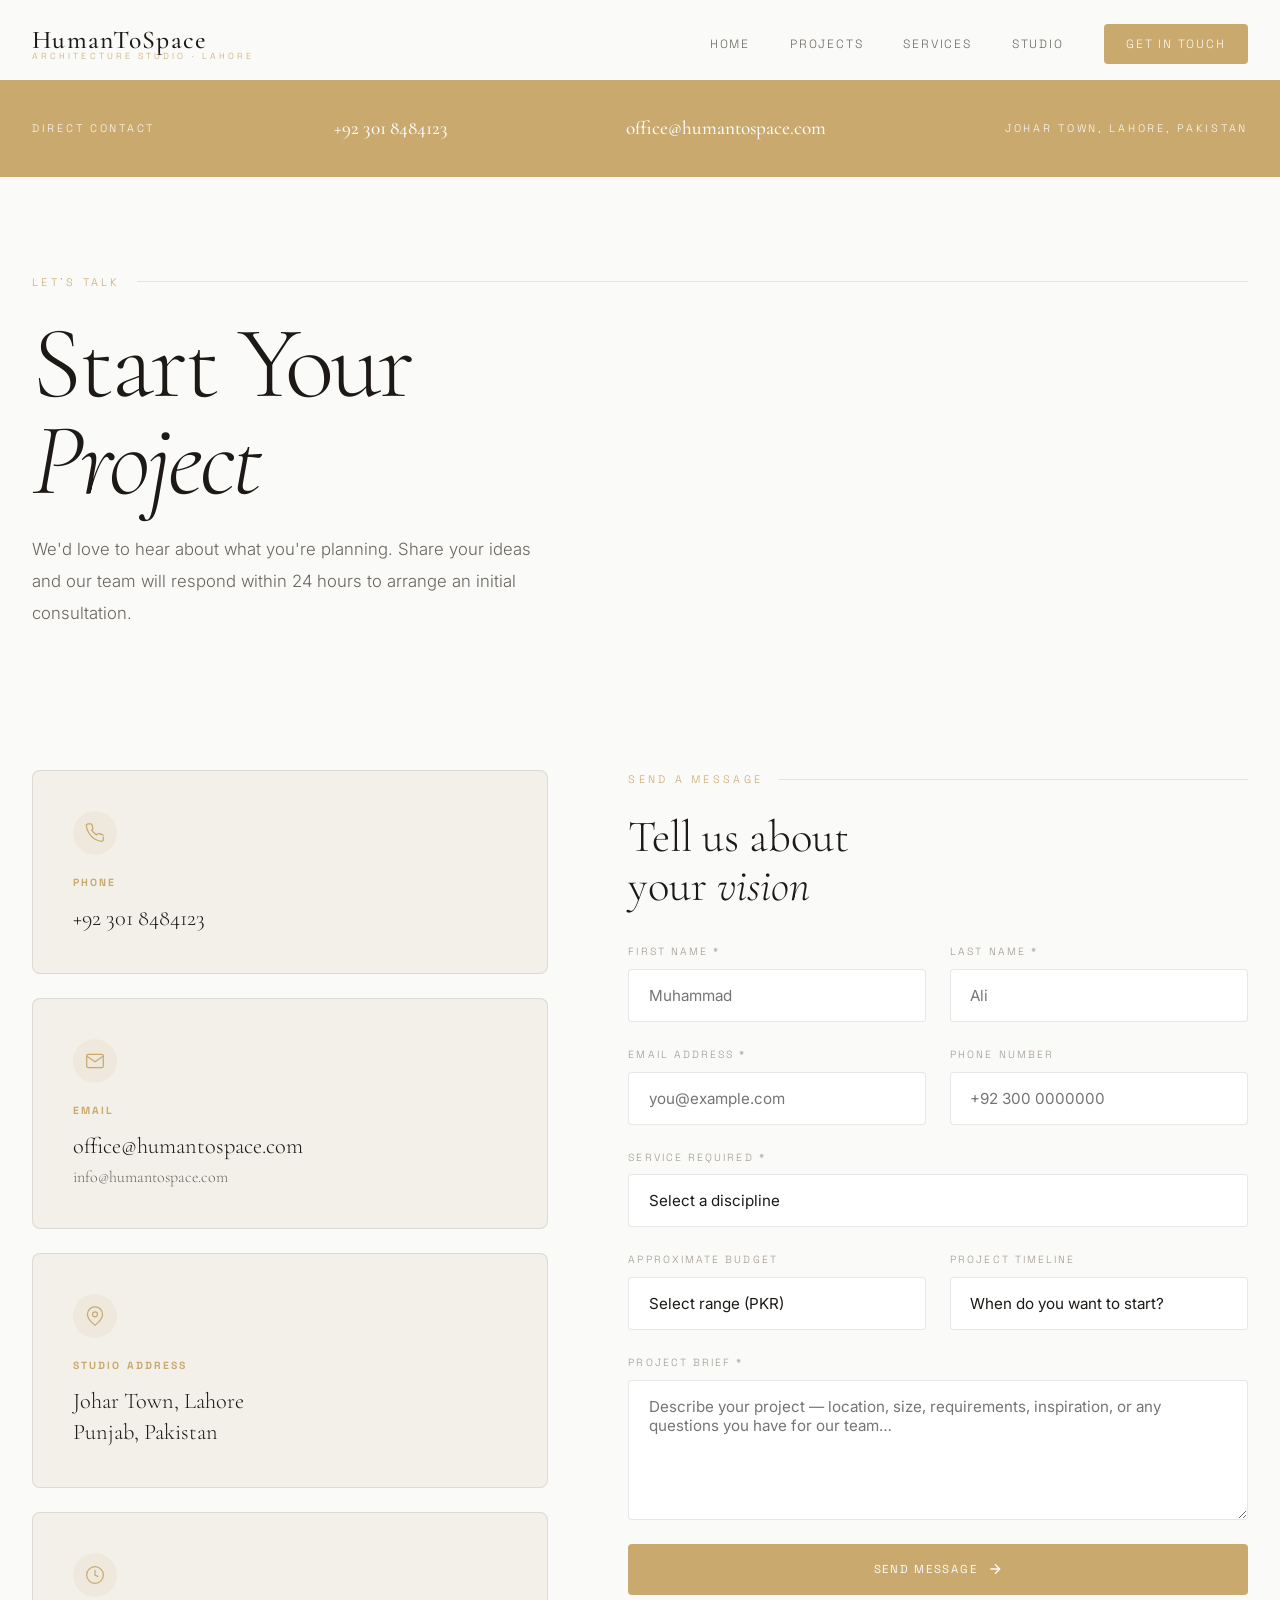
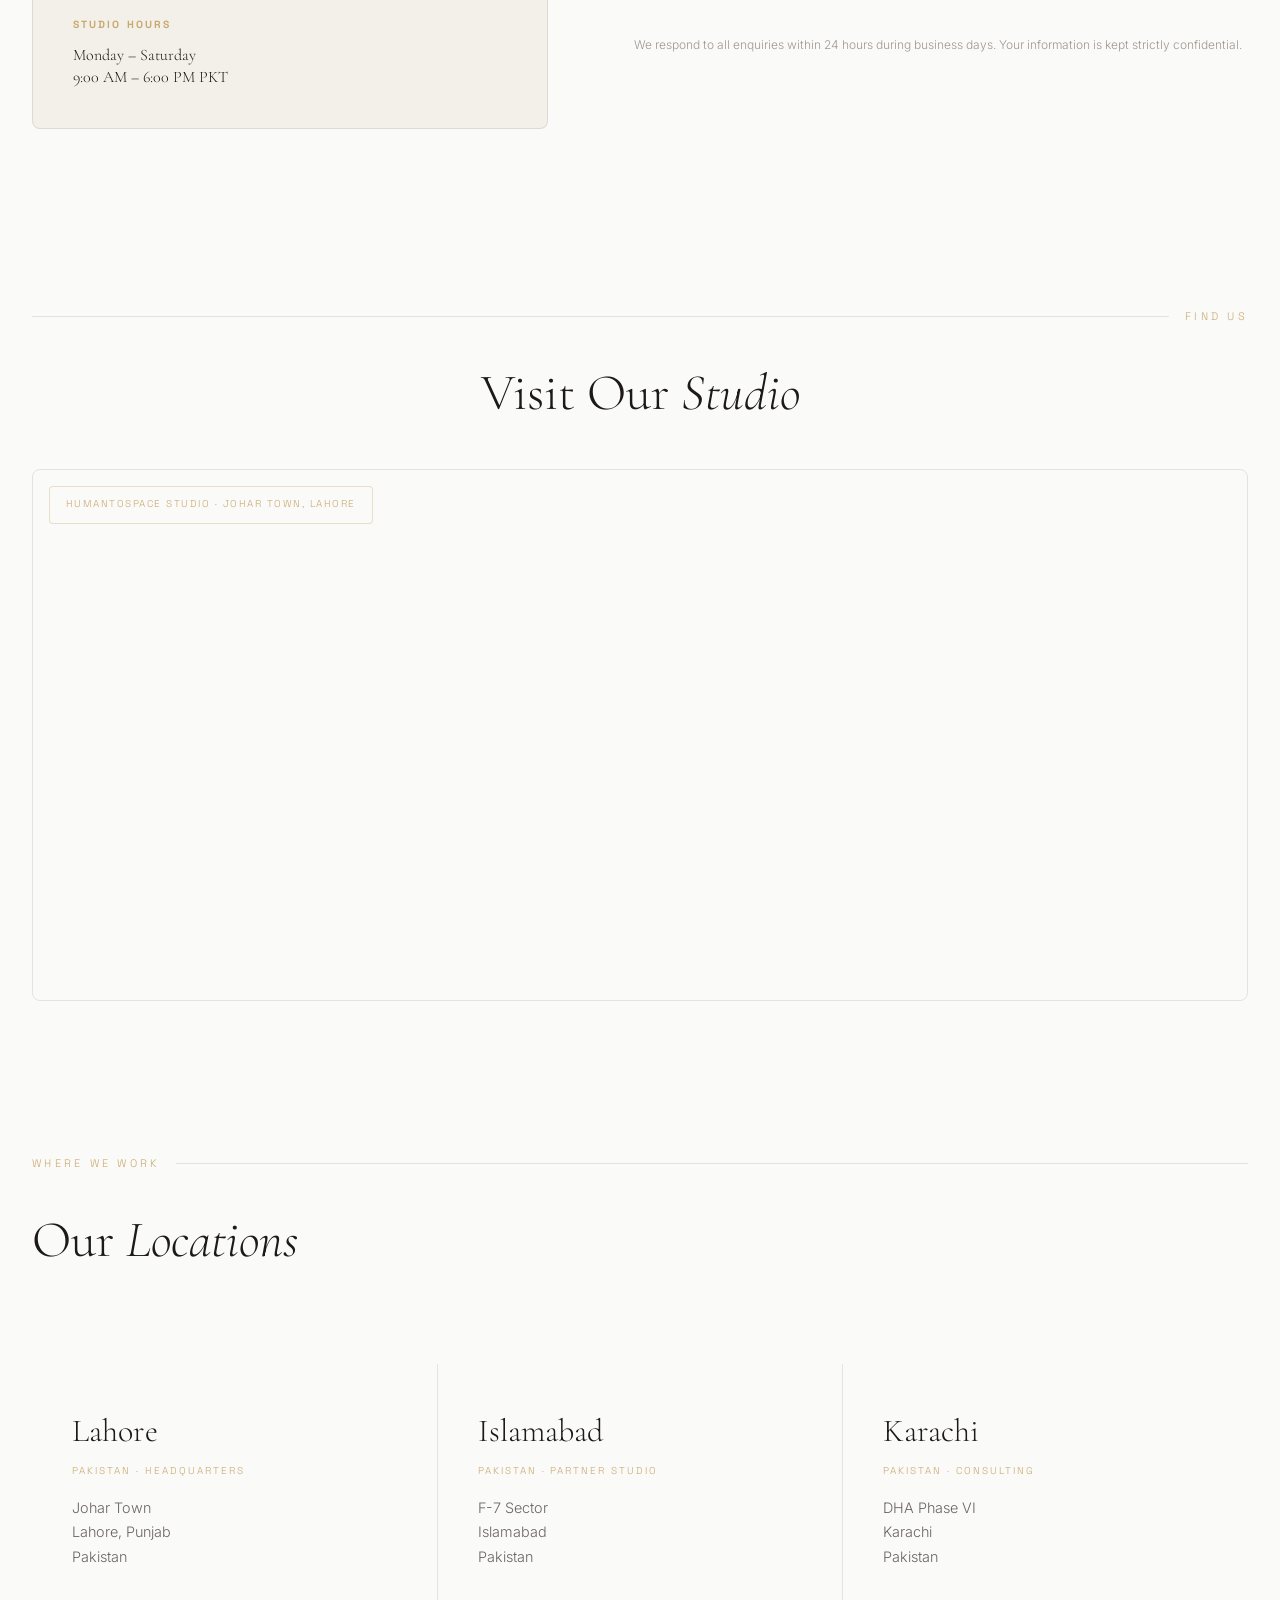
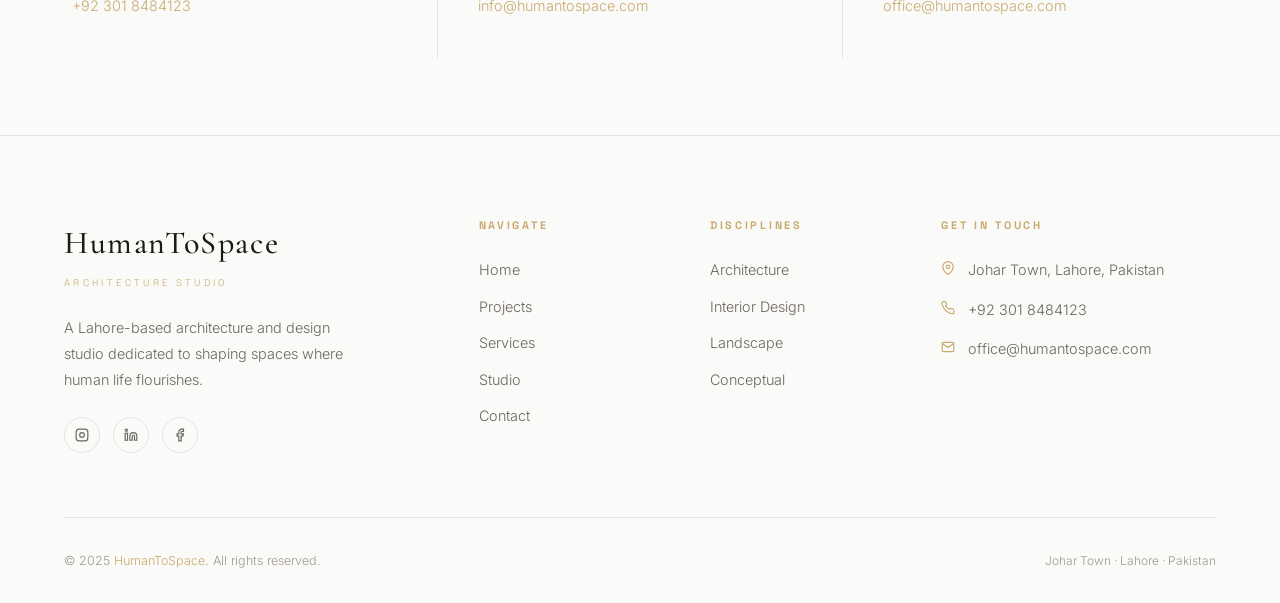
<file: contact.html>
<!DOCTYPE html>
<html lang="en">
<head>
  <meta charset="UTF-8" />
  <meta name="viewport" content="width=device-width, initial-scale=1.0" />
  <title>Contact — HumanToSpace Architecture Studio</title>
  <meta name="description" content="Get in touch with HumanToSpace Architecture Studio in Lahore. Start your project, ask a question, or visit us in Johar Town." />
  <link rel="stylesheet" href="css/style.css" />
  <style>
    /* Contact-specific extras */
    .contact-hero-strip {
      background: var(--accent);
      padding: 2rem var(--gutter);
      display: flex;
      align-items: center;
      justify-content: space-between;
      gap: 2rem;
      flex-wrap: wrap;
    }
    .contact-hero-strip span {
      font-family: var(--font-alt);
      font-size: 0.68rem;
      letter-spacing: 0.25em;
      text-transform: uppercase;
      color: var(--bg);
    }
    .contact-hero-strip a {
      font-family: var(--font-display);
      font-size: 1.2rem;
      color: var(--bg);
      font-weight: 500;
      transition: opacity .2s;
    }
    .contact-hero-strip a:hover { opacity: 0.7; }

    .contact-info-card {
      background: var(--bg-surface);
      border: 1px solid var(--border);
      padding: 2.5rem;
      border-radius: var(--radius);
      margin-bottom: 1.5rem;
      transition: border-color var(--transition);
    }
    .contact-info-card:hover { border-color: var(--border-gold); }
    .contact-info-card .card-icon {
      width: 44px; height: 44px;
      background: rgba(201,169,110,0.1);
      border-radius: 50%;
      display: flex;
      align-items: center;
      justify-content: center;
      color: var(--accent);
      margin-bottom: 1.2rem;
    }
    .contact-info-card h4 {
      font-family: var(--font-alt);
      font-size: 0.65rem;
      letter-spacing: 0.2em;
      text-transform: uppercase;
      color: var(--accent);
      margin-bottom: 0.6rem;
    }
    .contact-info-card p, .contact-info-card a {
      font-family: var(--font-display);
      font-size: 1.4rem;
      font-weight: 300;
      color: var(--text);
      line-height: 1.4;
      display: block;
      transition: color var(--transition-fast);
    }
    .contact-info-card a:hover { color: var(--accent); }

    .form-success {
      display: none;
      flex-direction: column;
      align-items: center;
      justify-content: center;
      text-align: center;
      padding: 4rem 2rem;
      border: 1px solid var(--border-gold);
      border-radius: var(--radius);
      background: rgba(201,169,110,0.04);
      gap: 1rem;
    }
    .form-success .check-icon {
      width: 60px; height: 60px;
      background: rgba(201,169,110,0.12);
      border-radius: 50%;
      display: flex;
      align-items: center;
      justify-content: center;
      color: var(--accent);
      font-size: 1.5rem;
    }
    .form-success h3 {
      font-family: var(--font-display);
      font-size: 2rem;
      font-weight: 300;
    }
    .form-success p {
      color: var(--text-muted);
      font-size: 0.95rem;
      max-width: 380px;
      line-height: 1.7;
    }

    .map-container {
      width: 100%;
      aspect-ratio: 16/7;
      border-radius: var(--radius);
      overflow: hidden;
      border: 1px solid var(--border);
      position: relative;
    }
    .map-container iframe {
      width: 100%;
      height: 100%;
      filter: invert(92%) hue-rotate(180deg) brightness(0.9) saturate(0.8);
      border: 0;
    }
    .map-label {
      position: absolute;
      top: 1rem; left: 1rem;
      background: var(--bg);
      border: 1px solid var(--border-gold);
      padding: 0.6rem 1rem;
      border-radius: var(--radius-sm);
      font-family: var(--font-alt);
      font-size: 0.62rem;
      letter-spacing: 0.15em;
      text-transform: uppercase;
      color: var(--accent);
      pointer-events: none;
    }

    .offices-row {
      display: grid;
      grid-template-columns: repeat(3,1fr);
      gap: 1px;
      background: var(--border);
      margin-top: 5rem;
    }
    .office-item {
      background: var(--bg);
      padding: 2.5rem;
      transition: background var(--transition);
    }
    .office-item:hover { background: var(--bg-surface); }
    .office-item .city {
      font-family: var(--font-display);
      font-size: 2rem;
      font-weight: 300;
      margin-bottom: 0.3rem;
    }
    .office-item .country {
      font-family: var(--font-alt);
      font-size: 0.62rem;
      letter-spacing: 0.2em;
      text-transform: uppercase;
      color: var(--accent);
      margin-bottom: 1rem;
      display: block;
    }
    .office-item address {
      font-style: normal;
      font-size: 0.9rem;
      color: var(--text-muted);
      line-height: 1.7;
    }
    @media (max-width: 768px) {
      .offices-row { grid-template-columns: 1fr; }
    }
  </style>
</head>
<body>

<div class="nav-overlay"></div>
<nav class="mobile-nav">
  <a href="index.html">Home</a>
  <a href="projects.html">Projects</a>
  <a href="services.html">Services</a>
  <a href="about.html">Studio</a>
  <a href="contact.html">Contact</a>
  <div class="mobile-nav-footer">
    <p>office@humantospace.com</p>
    <p>+92 301 8484123</p>
  </div>
</nav>

<header id="header">
  <a href="index.html" class="nav-logo">
    <span class="logo-main">HumanToSpace</span>
    <span class="logo-sub">Architecture Studio · Lahore</span>
  </a>
  <nav class="nav-links">
    <a href="index.html">Home</a>
    <a href="projects.html">Projects</a>
    <a href="services.html">Services</a>
    <a href="about.html">Studio</a>
    <a href="contact.html" class="nav-cta active">Get In Touch</a>
  </nav>
  <button class="hamburger" aria-label="Toggle menu">
    <span></span><span></span><span></span>
  </button>
</header>

<!-- QUICK CONTACT STRIP -->
<div style="padding-top:80px;">
  <div class="contact-hero-strip">
    <span>Direct Contact</span>
    <a href="tel:+923018484123">+92 301 8484123</a>
    <a href="mailto:office@humantospace.com">office@humantospace.com</a>
    <span>Johar Town, Lahore, Pakistan</span>
  </div>
</div>

<!-- HERO TITLE -->
<section style="padding: 6rem var(--gutter) 4rem; max-width: var(--max-w); margin: 0 auto;">
  <div class="section-label reveal"><span>Let's Talk</span></div>
  <h1 style="font-family:var(--font-display); font-size:clamp(3.5rem,8vw,8rem); font-weight:300; line-height:0.95; letter-spacing:-0.03em; margin-bottom:1.5rem;" class="reveal">
    Start Your<br /><em>Project</em>
  </h1>
  <p style="font-size:1.05rem; color:var(--text-muted); max-width:520px; line-height:1.9;" class="reveal reveal-delay-1">
    We'd love to hear about what you're planning. Share your ideas and our team will respond within 24 hours to arrange an initial consultation.
  </p>
</section>

<!-- MAIN CONTACT SECTION -->
<section class="section-sm">
  <div class="container">
    <div class="contact-layout">

      <!-- LEFT: Info -->
      <div>
        <div class="contact-info-card reveal">
          <div class="card-icon">
            <svg width="20" height="20" viewBox="0 0 24 24" fill="none" stroke="currentColor" stroke-width="1.5"><path d="M22 16.92v3a2 2 0 0 1-2.18 2 19.79 19.79 0 0 1-8.63-3.07A19.5 19.5 0 0 1 4.69 12a19.79 19.79 0 0 1-3.07-8.67A2 2 0 0 1 3.6 1.15h3a2 2 0 0 1 2 1.72 12.84 12.84 0 0 0 .7 2.81 2 2 0 0 1-.45 2.11L7.91 8.29a16 16 0 0 0 5.93 5.93l.95-.95a2 2 0 0 1 2.11-.45 12.84 12.84 0 0 0 2.81.7A2 2 0 0 1 21.73 16"/></svg>
          </div>
          <h4>Phone</h4>
          <a href="tel:+923018484123">+92 301 8484123</a>
        </div>

        <div class="contact-info-card reveal reveal-delay-1">
          <div class="card-icon">
            <svg width="20" height="20" viewBox="0 0 24 24" fill="none" stroke="currentColor" stroke-width="1.5"><path d="M4 4h16c1.1 0 2 .9 2 2v12c0 1.1-.9 2-2 2H4c-1.1 0-2-.9-2-2V6c0-1.1.9-2 2-2z"/><polyline points="22,6 12,13 2,6"/></svg>
          </div>
          <h4>Email</h4>
          <a href="mailto:office@humantospace.com">office@humantospace.com</a>
          <a href="mailto:info@humantospace.com" style="font-size:1rem; color:var(--text-muted); margin-top:0.3rem;">info@humantospace.com</a>
        </div>

        <div class="contact-info-card reveal reveal-delay-2">
          <div class="card-icon">
            <svg width="20" height="20" viewBox="0 0 24 24" fill="none" stroke="currentColor" stroke-width="1.5"><path d="M21 10c0 7-9 13-9 13s-9-6-9-13a9 9 0 0 1 18 0z"/><circle cx="12" cy="10" r="3"/></svg>
          </div>
          <h4>Studio Address</h4>
          <p>Johar Town, Lahore<br />Punjab, Pakistan</p>
        </div>

        <div class="contact-info-card reveal reveal-delay-3">
          <div class="card-icon">
            <svg width="20" height="20" viewBox="0 0 24 24" fill="none" stroke="currentColor" stroke-width="1.5"><circle cx="12" cy="12" r="10"/><polyline points="12 6 12 12 16 14"/></svg>
          </div>
          <h4>Studio Hours</h4>
          <p style="font-size:1rem;">Monday – Saturday<br />9:00 AM – 6:00 PM PKT</p>
        </div>
      </div>

      <!-- RIGHT: Form -->
      <div>
        <div style="margin-bottom:2rem;" class="reveal">
          <div class="section-label"><span>Send a Message</span></div>
          <h2 style="font-family:var(--font-display); font-size:clamp(2rem,3.5vw,3.5rem); font-weight:300; line-height:1.1;">
            Tell us about<br />your <em>vision</em>
          </h2>
        </div>

        <!-- Success State -->
        <div class="form-success" id="formSuccess">
          <div class="check-icon">✓</div>
          <h3>Message Sent!</h3>
          <p>Thank you for reaching out. Our team will review your enquiry and get back to you within 24 hours.</p>
          <a href="index.html" class="btn btn-outline" style="margin-top:1rem;">Back to Home</a>
        </div>

        <!-- Contact Form -->
        <form class="contact-form reveal reveal-delay-1" id="contactForm" novalidate>
          <div class="form-row">
            <div class="form-group">
              <label for="firstName">First Name *</label>
              <input type="text" id="firstName" name="firstName" placeholder="Muhammad" required />
            </div>
            <div class="form-group">
              <label for="lastName">Last Name *</label>
              <input type="text" id="lastName" name="lastName" placeholder="Ali" required />
            </div>
          </div>

          <div class="form-row">
            <div class="form-group">
              <label for="email">Email Address *</label>
              <input type="email" id="email" name="email" placeholder="you@example.com" required />
            </div>
            <div class="form-group">
              <label for="phone">Phone Number</label>
              <input type="tel" id="phone" name="phone" placeholder="+92 300 0000000" />
            </div>
          </div>

          <div class="form-group">
            <label for="service">Service Required *</label>
            <select id="service" name="service" required>
              <option value="" disabled selected>Select a discipline</option>
              <option value="architecture">Architectural Design</option>
              <option value="interior">Interior Elegance</option>
              <option value="landscape">Landscape Design</option>
              <option value="conceptual">Visionary Concepts</option>
              <option value="multiple">Multiple Services</option>
              <option value="other">Not Sure Yet</option>
            </select>
          </div>

          <div class="form-row">
            <div class="form-group">
              <label for="budget">Approximate Budget</label>
              <select id="budget" name="budget">
                <option value="" disabled selected>Select range (PKR)</option>
                <option value="under5m">Under 50 Lakh</option>
                <option value="5-20m">50 Lakh – 2 Crore</option>
                <option value="20-50m">2 Crore – 5 Crore</option>
                <option value="50m+">5 Crore+</option>
              </select>
            </div>
            <div class="form-group">
              <label for="timeline">Project Timeline</label>
              <select id="timeline" name="timeline">
                <option value="" disabled selected>When do you want to start?</option>
                <option value="asap">As soon as possible</option>
                <option value="3months">Within 3 months</option>
                <option value="6months">Within 6 months</option>
                <option value="year">Within a year</option>
                <option value="planning">Still planning</option>
              </select>
            </div>
          </div>

          <div class="form-group">
            <label for="message">Project Brief *</label>
            <textarea id="message" name="message" rows="5" placeholder="Describe your project — location, size, requirements, inspiration, or any questions you have for our team…" required></textarea>
          </div>

          <button type="submit" class="btn btn-primary btn-arrow btn-submit" style="width:100%; justify-content:center; padding:1.1rem 2rem;">
            Send Message
            <svg width="16" height="16" viewBox="0 0 24 24" fill="none" stroke="currentColor" stroke-width="2"><line x1="5" y1="12" x2="19" y2="12"/><polyline points="12 5 19 12 12 19"/></svg>
          </button>

          <p style="font-size:0.75rem; color:var(--text-dim); text-align:center; margin-top:1rem; line-height:1.6;">
            We respond to all enquiries within 24 hours during business days. Your information is kept strictly confidential.
          </p>
        </form>
      </div>

    </div>
  </div>
</section>

<!-- MAP -->
<section class="section-sm">
  <div class="container">
    <div class="section-label center reveal"><span>Find Us</span></div>
    <h2 style="font-family:var(--font-display); font-size:clamp(2rem,4vw,4rem); font-weight:300; text-align:center; margin-bottom:2rem;" class="reveal">
      Visit Our <em>Studio</em>
    </h2>
    <div class="map-container reveal reveal-delay-1">
      <iframe
        src="https://www.google.com/maps/embed?pb=!1m18!1m12!1m3!1d13615.741578044037!2d74.2810831!3d31.4699!2m3!1f0!2f0!3f0!3m2!1i1024!2i768!4f13.1!3m3!1m2!1s0x391904f2b8d4d28d%3A0xb4e1cde0dbca86ce!2sJohar%20Town%2C%20Lahore%2C%20Punjab%2C%20Pakistan!5e0!3m2!1sen!2s!4v1680000000000!5m2!1sen!2s"
        loading="lazy"
        referrerpolicy="no-referrer-when-downgrade"
        title="HumanToSpace Studio Location — Johar Town Lahore"
        allowfullscreen>
      </iframe>
      <div class="map-label">HumanToSpace Studio · Johar Town, Lahore</div>
    </div>
  </div>
</section>

<!-- OFFICES / LOCATIONS -->
<section class="section-sm">
  <div class="container">
    <div class="section-label reveal"><span>Where We Work</span></div>
    <h2 style="font-family:var(--font-display); font-size:clamp(2rem,4vw,4rem); font-weight:300; margin-bottom:2rem;" class="reveal">
      Our <em>Locations</em>
    </h2>
    <div class="offices-row">
      <div class="office-item reveal">
        <div class="city">Lahore</div>
        <span class="country">Pakistan · Headquarters</span>
        <address>
          Johar Town<br />
          Lahore, Punjab<br />
          Pakistan<br /><br />
          <a href="tel:+923018484123" style="color:var(--accent);">+92 301 8484123</a>
        </address>
      </div>
      <div class="office-item reveal reveal-delay-1">
        <div class="city">Islamabad</div>
        <span class="country">Pakistan · Partner Studio</span>
        <address>
          F-7 Sector<br />
          Islamabad<br />
          Pakistan<br /><br />
          <a href="mailto:info@humantospace.com" style="color:var(--accent);">info@humantospace.com</a>
        </address>
      </div>
      <div class="office-item reveal reveal-delay-2">
        <div class="city">Karachi</div>
        <span class="country">Pakistan · Consulting</span>
        <address>
          DHA Phase VI<br />
          Karachi<br />
          Pakistan<br /><br />
          <a href="mailto:office@humantospace.com" style="color:var(--accent);">office@humantospace.com</a>
        </address>
      </div>
    </div>
  </div>
</section>

<!-- FOOTER -->
<footer>
  <div class="container">
    <div class="footer-grid">
      <div class="footer-brand">
        <span class="logo-main">HumanToSpace</span>
        <span class="logo-sub">Architecture Studio</span>
        <p>A Lahore-based architecture and design studio dedicated to shaping spaces where human life flourishes.</p>
        <div class="footer-socials">
          <a href="#" class="footer-social" aria-label="Instagram">
            <svg width="14" height="14" viewBox="0 0 24 24" fill="none" stroke="currentColor" stroke-width="2"><rect x="2" y="2" width="20" height="20" rx="5"/><circle cx="12" cy="12" r="4"/></svg>
          </a>
          <a href="#" class="footer-social" aria-label="LinkedIn">
            <svg width="14" height="14" viewBox="0 0 24 24" fill="none" stroke="currentColor" stroke-width="2"><path d="M16 8a6 6 0 0 1 6 6v7h-4v-7a2 2 0 0 0-2-2 2 2 0 0 0-2 2v7h-4v-7a6 6 0 0 1 6-6z"/><rect x="2" y="9" width="4" height="12"/><circle cx="4" cy="4" r="2"/></svg>
          </a>
          <a href="#" class="footer-social" aria-label="Facebook">
            <svg width="14" height="14" viewBox="0 0 24 24" fill="none" stroke="currentColor" stroke-width="2"><path d="M18 2h-3a5 5 0 0 0-5 5v3H7v4h3v8h4v-8h3l1-4h-4V7a1 1 0 0 1 1-1h3z"/></svg>
          </a>
        </div>
      </div>
      <div class="footer-col">
        <h5>Navigate</h5>
        <ul>
          <li><a href="index.html">Home</a></li>
          <li><a href="projects.html">Projects</a></li>
          <li><a href="services.html">Services</a></li>
          <li><a href="about.html">Studio</a></li>
          <li><a href="contact.html">Contact</a></li>
        </ul>
      </div>
      <div class="footer-col">
        <h5>Disciplines</h5>
        <ul>
          <li><a href="projects.html">Architecture</a></li>
          <li><a href="projects.html">Interior Design</a></li>
          <li><a href="projects.html">Landscape</a></li>
          <li><a href="projects.html">Conceptual</a></li>
        </ul>
      </div>
      <div class="footer-col">
        <h5>Get In Touch</h5>
        <div class="footer-contact-item">
          <svg width="14" height="14" viewBox="0 0 24 24" fill="none" stroke="currentColor" stroke-width="2"><path d="M21 10c0 7-9 13-9 13s-9-6-9-13a9 9 0 0 1 18 0z"/><circle cx="12" cy="10" r="3"/></svg>
          <span>Johar Town, Lahore, Pakistan</span>
        </div>
        <div class="footer-contact-item">
          <svg width="14" height="14" viewBox="0 0 24 24" fill="none" stroke="currentColor" stroke-width="2"><path d="M22 16.92v3a2 2 0 0 1-2.18 2 19.79 19.79 0 0 1-8.63-3.07A19.5 19.5 0 0 1 4.69 12a19.79 19.79 0 0 1-3.07-8.67A2 2 0 0 1 3.6 1.15h3a2 2 0 0 1 2 1.72c.127.96.361 1.903.7 2.81a2 2 0 0 1-.45 2.11L7.91 8.29a16 16 0 0 0 5.93 5.93l.95-.95a2 2 0 0 1 2.11-.45c.907.339 1.85.573 2.81.7A2 2 0 0 1 21.73 16"/></svg>
          <span>+92 301 8484123</span>
        </div>
        <div class="footer-contact-item">
          <svg width="14" height="14" viewBox="0 0 24 24" fill="none" stroke="currentColor" stroke-width="2"><path d="M4 4h16c1.1 0 2 .9 2 2v12c0 1.1-.9 2-2 2H4c-1.1 0-2-.9-2-2V6c0-1.1.9-2 2-2z"/><polyline points="22,6 12,13 2,6"/></svg>
          <span>office@humantospace.com</span>
        </div>
      </div>
    </div>
    <div class="footer-bottom">
      <p>&copy; 2025 <a href="index.html">HumanToSpace</a>. All rights reserved.</p>
      <p style="color:var(--text-dim); font-size:0.75rem;">Johar Town · Lahore · Pakistan</p>
    </div>
  </div>
</footer>

<script src="js/main.js"></script>
</body>
</html>
</file>
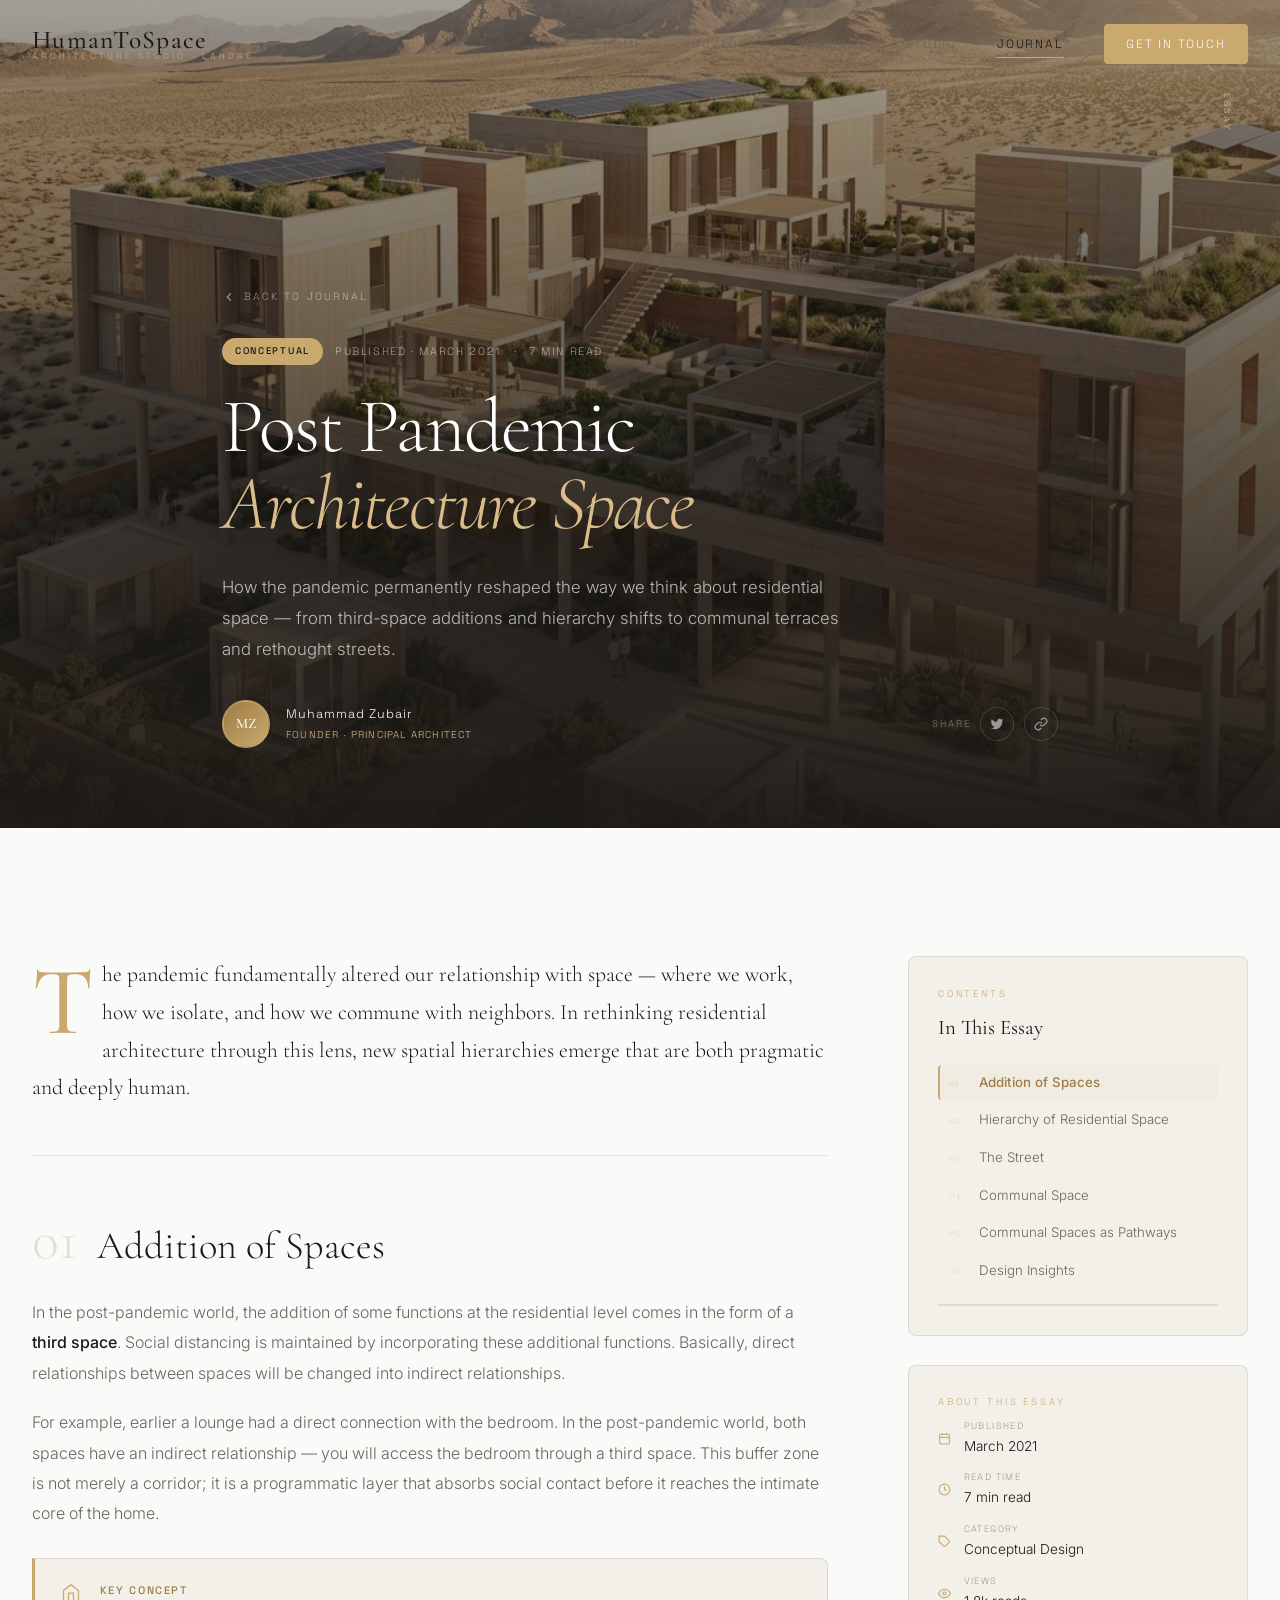
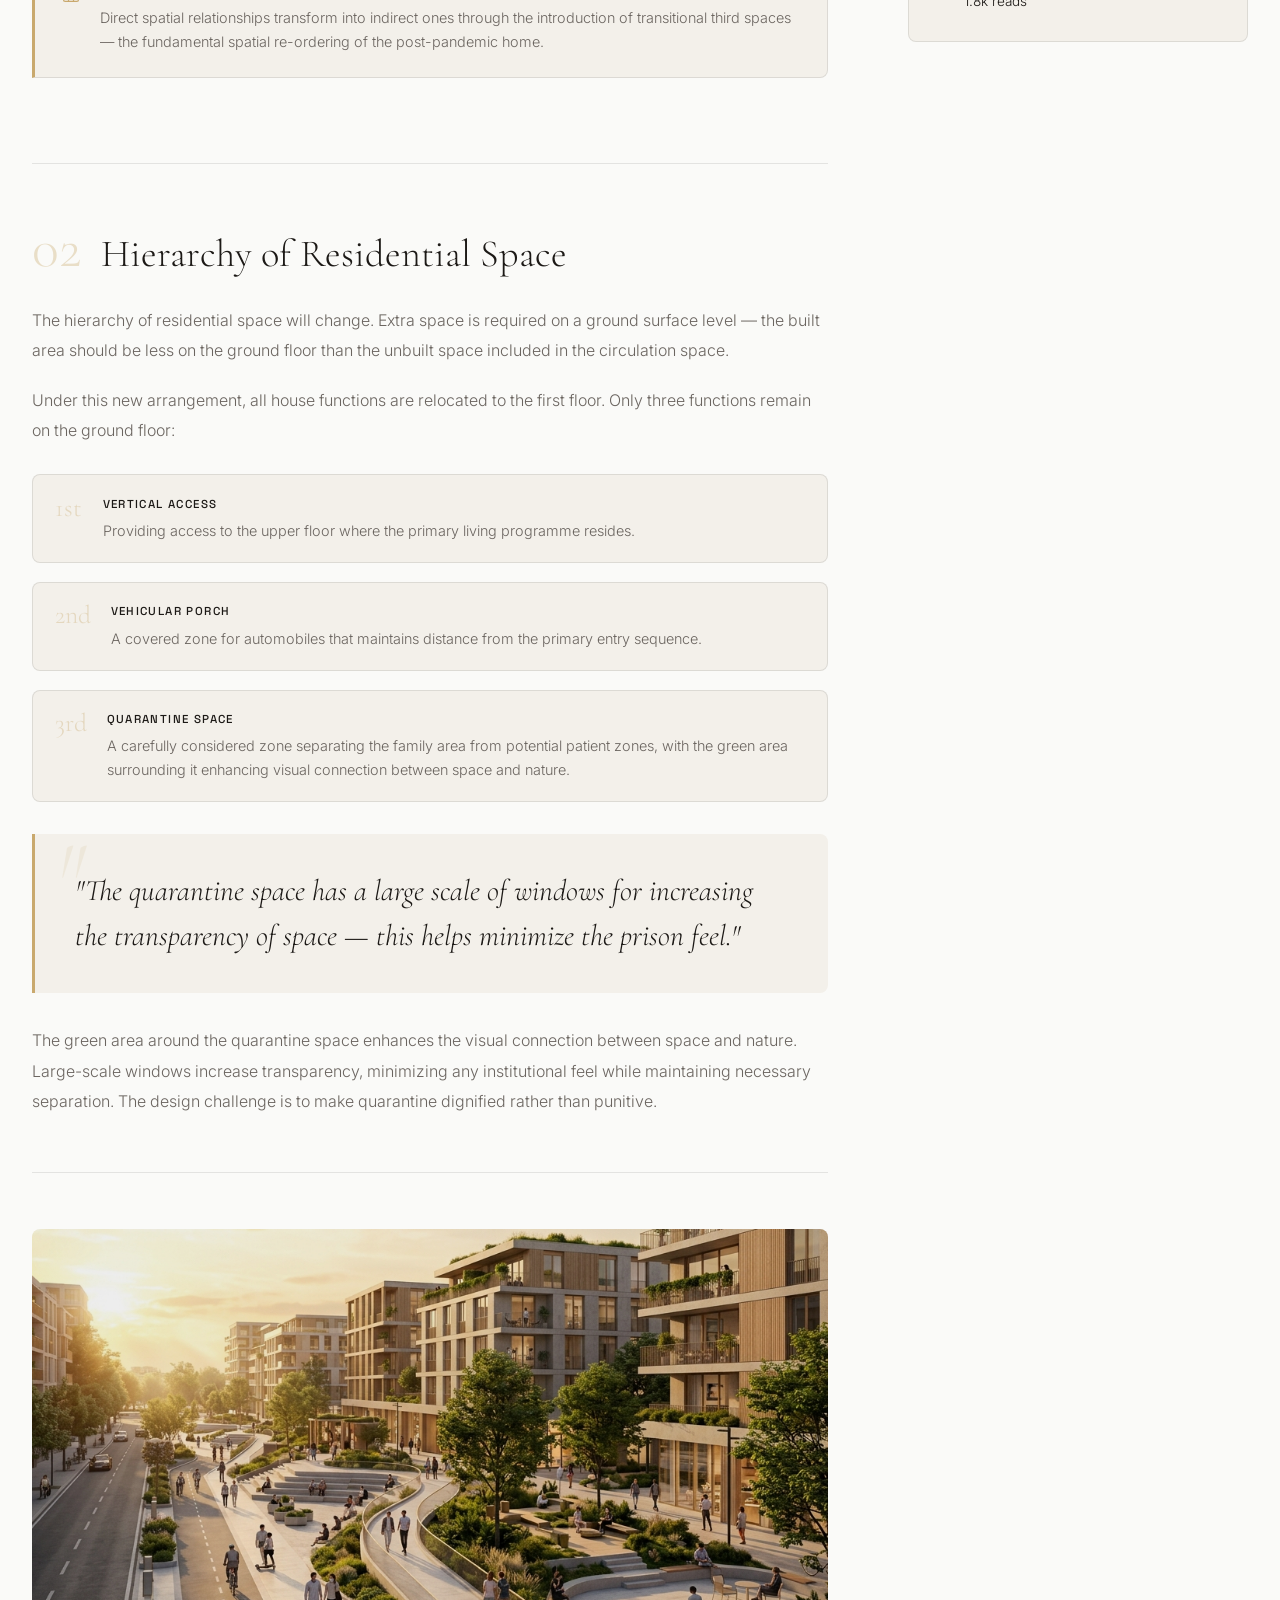
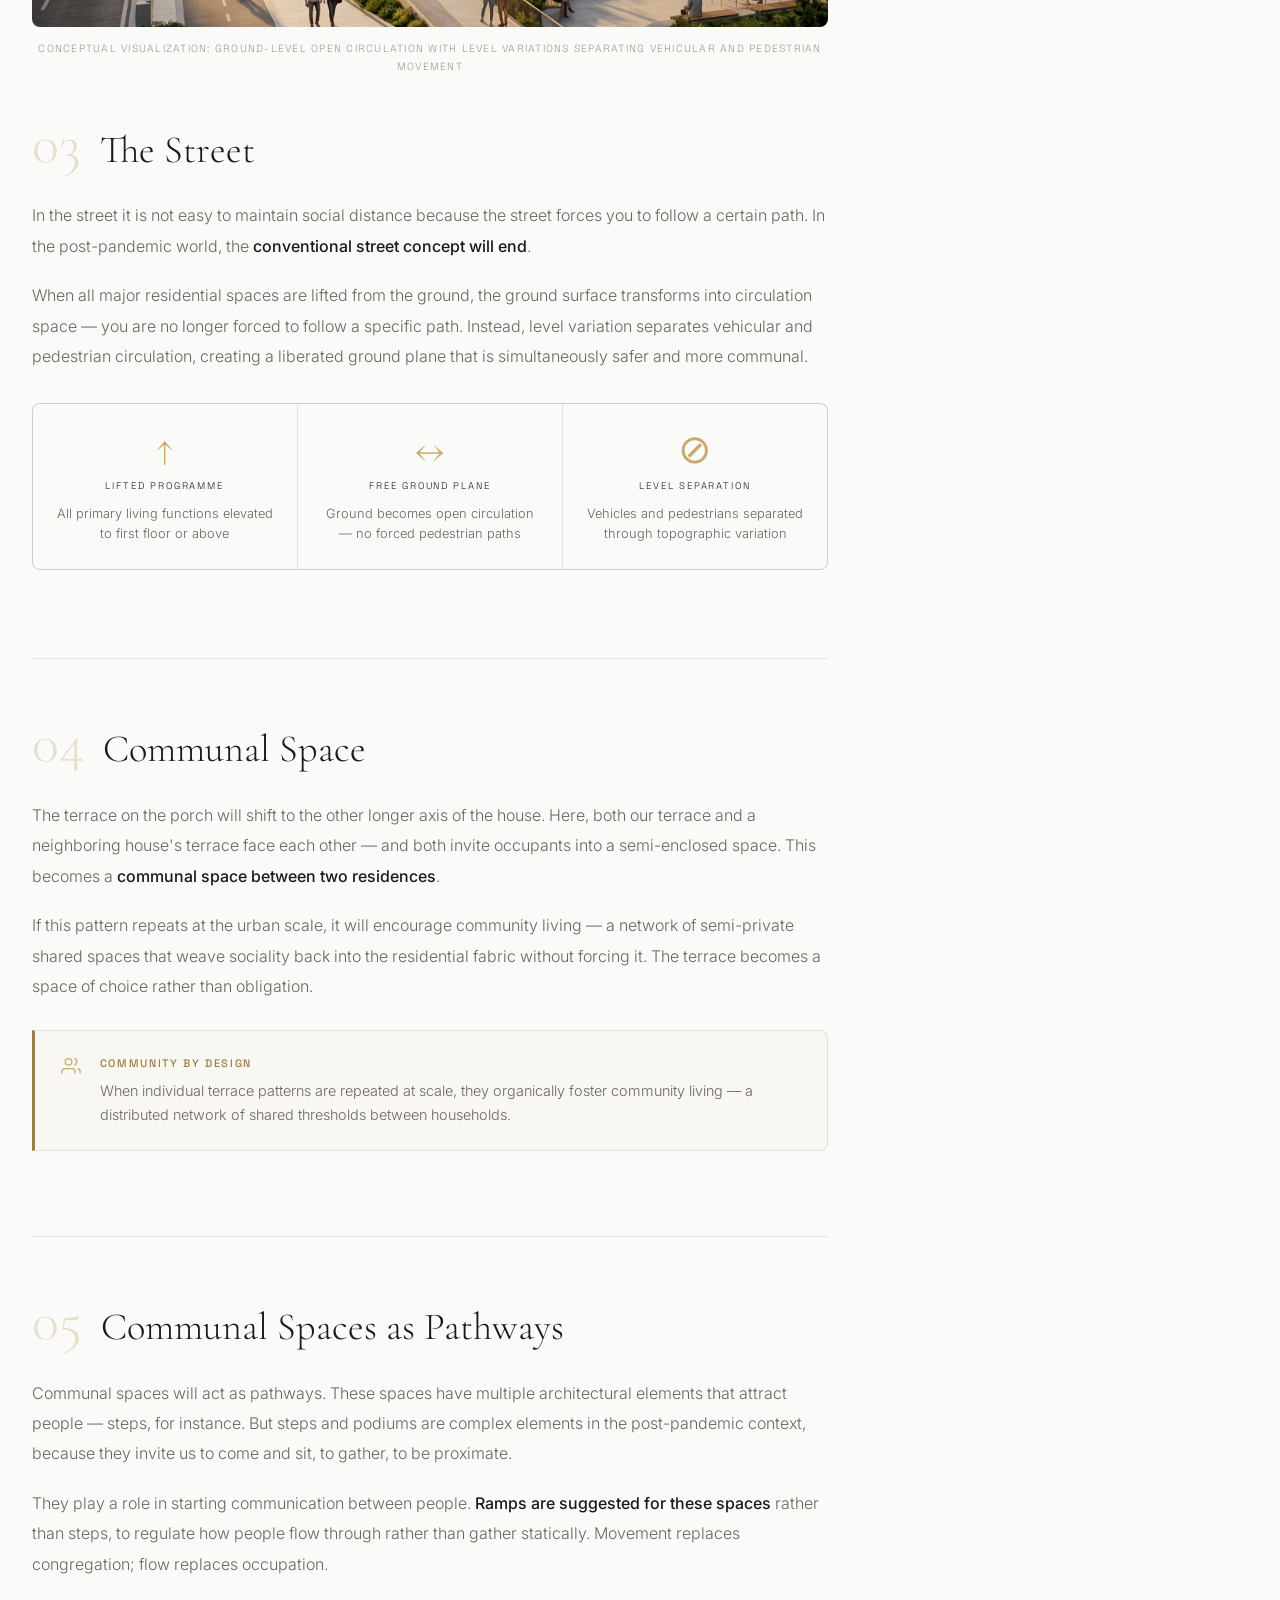
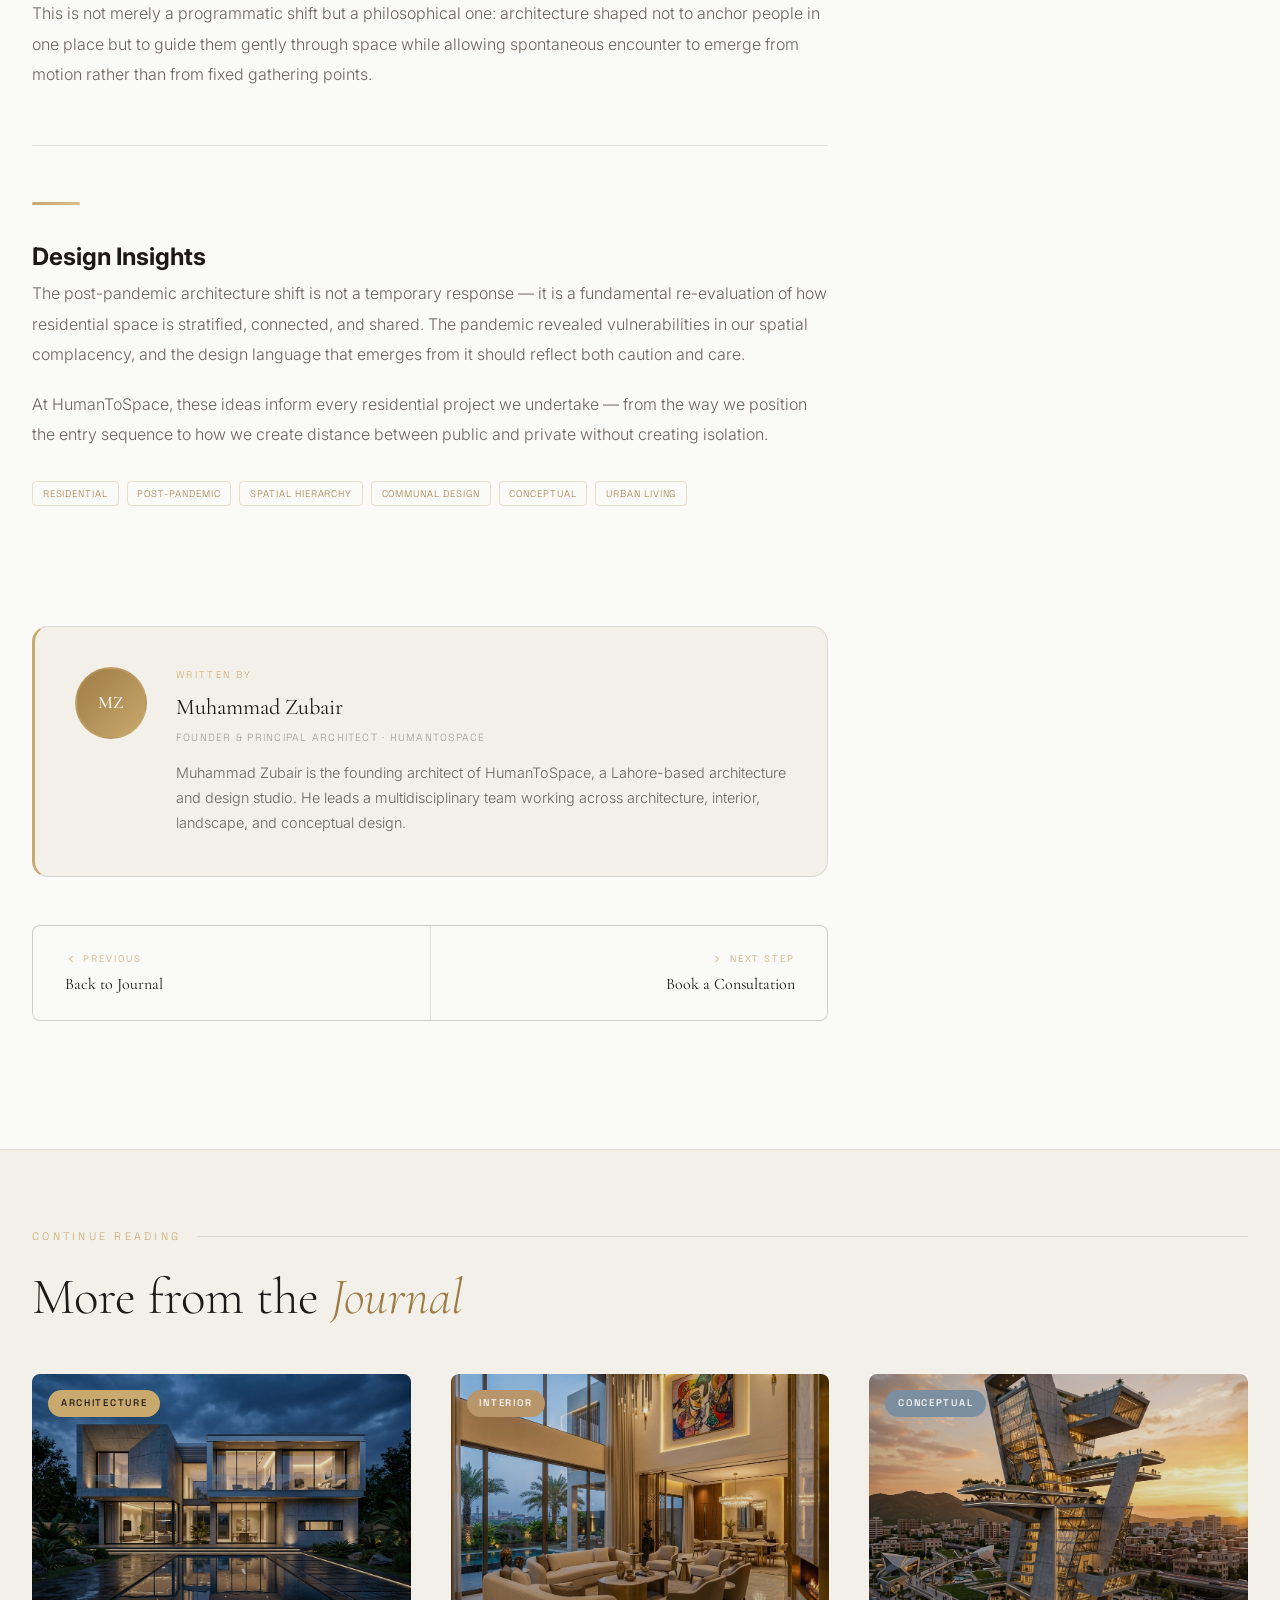
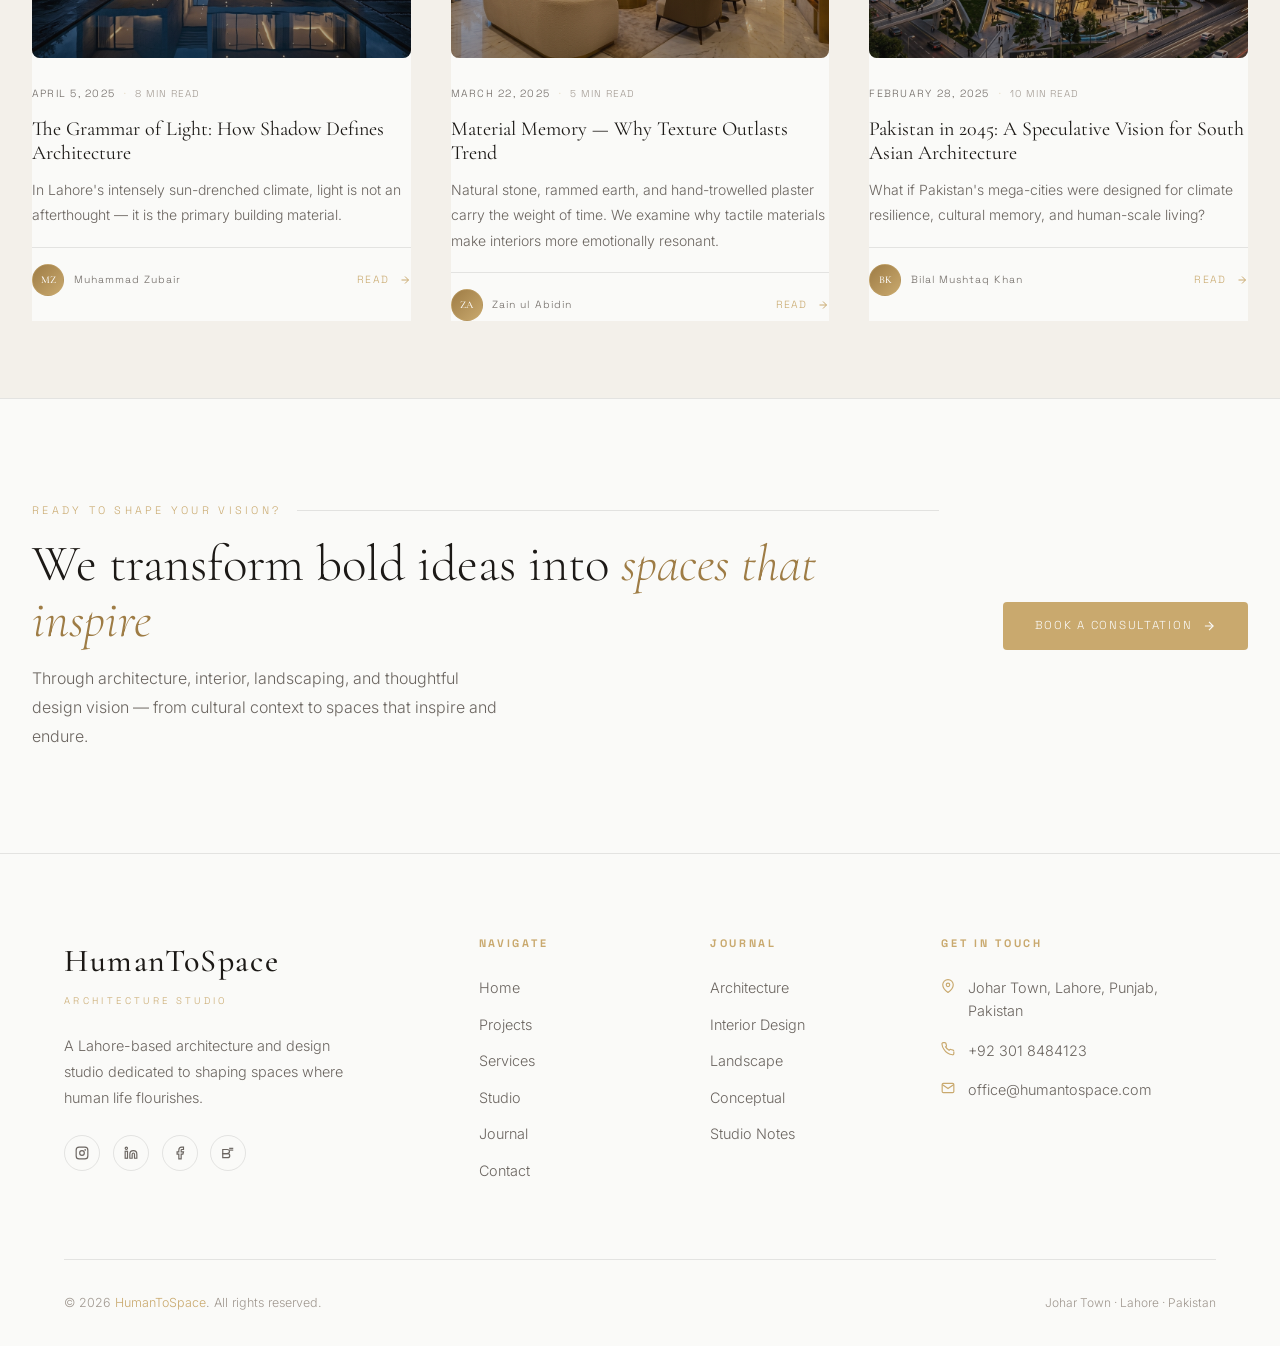
<file: post-pandemic-architecture.html>
<!DOCTYPE html>
<html lang="en">
<head>
  <meta charset="UTF-8" />
  <meta name="viewport" content="width=device-width, initial-scale=1.0" />
  <title>Post Pandemic Architecture Space — HumanToSpace Journal</title>
  <meta name="description" content="Exploring how architecture must adapt in the post-pandemic world — from the addition of spaces and hierarchy of residential design to communal living and street rethinking. An essay by HumanToSpace." />
  <link rel="stylesheet" href="css/style.css" />
  <link rel="stylesheet" href="css/blog.css" />
  <link rel="stylesheet" href="css/post.css" />
  <link rel="icon" href="data:image/svg+xml,<svg xmlns='http://www.w3.org/2000/svg' viewBox='0 0 100 100'><text y='.9em' font-size='90'>🏛</text></svg>" />
</head>
<body>

<!-- LOADER -->
<div id="loader">
  <div class="loader-logo">HumanToSpace</div>
  <div class="loader-line"></div>
</div>

<!-- READING PROGRESS -->
<div class="reading-progress" id="readingProgress"></div>

<!-- NAV OVERLAY -->
<div class="nav-overlay"></div>

<!-- MOBILE NAV -->
<nav class="mobile-nav">
  <a href="index.html">Home</a>
  <a href="projects.html">Projects</a>
  <a href="services.html">Services</a>
  <a href="about.html">Studio</a>
  <a href="blog.html" class="active">Journal</a>
  <a href="contact.html">Contact</a>
  <div class="mobile-nav-footer">
    <p>office@humantospace.com</p>
    <p>+92 301 8484123</p>
  </div>
</nav>

<!-- HEADER -->
<header id="header">
  <a href="index.html" class="nav-logo">
    <span class="logo-main">HumanToSpace</span>
    <span class="logo-sub">Architecture Studio · Lahore</span>
  </a>
  <nav class="nav-links">
    <a href="index.html">Home</a>
    <a href="projects.html">Projects</a>
    <a href="services.html">Services</a>
    <a href="about.html">Studio</a>
    <a href="blog.html" class="active">Journal</a>
    <a href="contact.html" class="nav-cta">Get In Touch</a>
  </nav>
  <button class="hamburger" aria-label="Toggle menu">
    <span></span><span></span><span></span>
  </button>
</header>

<!-- ================================================
     POST HERO
     ================================================ -->
<section class="post-hero" id="postHero">
  <div class="post-hero-bg">
    <img src="images/post-pandemic-hero.png" alt="Post Pandemic Architecture — HumanToSpace" loading="eager" />
  </div>
  <div class="post-hero-overlay"></div>

  <div class="post-hero-content container">
    <!-- Back link -->
    <a href="blog.html" class="post-back-link reveal">
      <svg width="14" height="14" viewBox="0 0 24 24" fill="none" stroke="currentColor" stroke-width="2"><polyline points="15 18 9 12 15 6"/></svg>
      Back to Journal
    </a>

    <div class="post-hero-meta reveal reveal-delay-1">
      <span class="blog-tag-pill">Conceptual</span>
      <span class="post-hero-date">Published · March 2021</span>
      <span class="post-hero-sep">·</span>
      <span class="post-hero-read">7 min read</span>
    </div>

    <h1 class="post-hero-title reveal reveal-delay-2">
      Post Pandemic<br /><em>Architecture Space</em>
    </h1>

    <p class="post-hero-excerpt reveal reveal-delay-3">
      How the pandemic permanently reshaped the way we think about residential space — from third-space additions and hierarchy shifts to communal terraces and rethought streets.
    </p>

    <div class="post-hero-author reveal reveal-delay-3">
      <div class="blog-author-avatar">MZ</div>
      <div>
        <span class="blog-author-name">Muhammad Zubair</span>
        <span class="blog-author-role">Founder · Principal Architect</span>
      </div>
      <div class="post-hero-share">
        <span class="post-share-label">Share</span>
        <button class="post-share-btn" aria-label="Share on Twitter" onclick="shareArticle('twitter')">
          <svg width="14" height="14" viewBox="0 0 24 24" fill="currentColor"><path d="M23 3a10.9 10.9 0 01-3.14 1.53 4.48 4.48 0 00-7.86 3v1A10.66 10.66 0 013 4s-4 9 5 13a11.64 11.64 0 01-7 2c9 5 20 0 20-11.5a4.5 4.5 0 00-.08-.83A7.72 7.72 0 0023 3z"/></svg>
        </button>
        <button class="post-share-btn" aria-label="Copy link" onclick="copyLink()">
          <svg width="14" height="14" viewBox="0 0 24 24" fill="none" stroke="currentColor" stroke-width="2"><path d="M10 13a5 5 0 007.54.54l3-3a5 5 0 00-7.07-7.07l-1.72 1.71"/><path d="M14 11a5 5 0 00-7.54-.54l-3 3a5 5 0 007.07 7.07l1.71-1.71"/></svg>
        </button>
      </div>
    </div>
  </div>

  <!-- Post number badge -->
  <div class="post-hero-badge">
    <span class="badge-num">05</span>
    <span class="badge-label">Essay</span>
  </div>
</section>

<!-- ================================================
     POST BODY — Article + Sidebar TOC
     ================================================ -->
<main class="post-main section" id="postBody">
  <div class="container">
    <div class="post-layout">

      <!-- ---- LEFT: ARTICLE CONTENT ---- -->
      <article class="post-article" id="articleContent">

        <!-- Drop Cap Intro -->
        <div class="post-intro reveal">
          <p class="post-drop-cap">
            The pandemic fundamentally altered our relationship with space — where we work, how we isolate, and how we commune with neighbors. In rethinking residential architecture through this lens, new spatial hierarchies emerge that are both pragmatic and deeply human.
          </p>
        </div>

        <!-- Section 1 -->
        <section class="post-section reveal" id="section-addition">
          <div class="post-section-label">
            <span class="post-section-num">01</span>
            <h2>Addition of Spaces</h2>
          </div>
          <p>
            In the post-pandemic world, the addition of some functions at the residential level comes in the form of a <strong>third space</strong>. Social distancing is maintained by incorporating these additional functions. Basically, direct relationships between spaces will be changed into indirect relationships.
          </p>
          <p>
            For example, earlier a lounge had a direct connection with the bedroom. In the post-pandemic world, both spaces have an indirect relationship — you will access the bedroom through a third space. This buffer zone is not merely a corridor; it is a programmatic layer that absorbs social contact before it reaches the intimate core of the home.
          </p>
          <div class="post-highlight-box">
            <div class="post-highlight-icon">
              <svg width="20" height="20" viewBox="0 0 24 24" fill="none" stroke="currentColor" stroke-width="1.5"><path d="M3 9l9-7 9 7v11a2 2 0 01-2 2H5a2 2 0 01-2-2z"/><polyline points="9 22 9 12 15 12 15 22"/></svg>
            </div>
            <div>
              <strong>Key Concept</strong>
              <p>Direct spatial relationships transform into indirect ones through the introduction of transitional third spaces — the fundamental spatial re-ordering of the post-pandemic home.</p>
            </div>
          </div>
        </section>

        <!-- Section 2 -->
        <section class="post-section reveal" id="section-hierarchy">
          <div class="post-section-label">
            <span class="post-section-num">02</span>
            <h2>Hierarchy of Residential Space</h2>
          </div>
          <p>
            The hierarchy of residential space will change. Extra space is required on a ground surface level — the built area should be less on the ground floor than the unbuilt space included in the circulation space.
          </p>
          <p>
            Under this new arrangement, all house functions are relocated to the first floor. Only three functions remain on the ground floor:
          </p>
          <ul class="post-list">
            <li>
              <span class="post-list-num">1st</span>
              <div>
                <strong>Vertical Access</strong>
                <p>Providing access to the upper floor where the primary living programme resides.</p>
              </div>
            </li>
            <li>
              <span class="post-list-num">2nd</span>
              <div>
                <strong>Vehicular Porch</strong>
                <p>A covered zone for automobiles that maintains distance from the primary entry sequence.</p>
              </div>
            </li>
            <li>
              <span class="post-list-num">3rd</span>
              <div>
                <strong>Quarantine Space</strong>
                <p>A carefully considered zone separating the family area from potential patient zones, with the green area surrounding it enhancing visual connection between space and nature.</p>
              </div>
            </li>
          </ul>

          <blockquote class="post-pullquote">
            "The quarantine space has a large scale of windows for increasing the transparency of space — this helps minimize the prison feel."
          </blockquote>

          <p>
            The green area around the quarantine space enhances the visual connection between space and nature. Large-scale windows increase transparency, minimizing any institutional feel while maintaining necessary separation. The design challenge is to make quarantine dignified rather than punitive.
          </p>
        </section>

        <!-- Full-width image -->
        <figure class="post-image-full reveal">
          <img src="images/post-pandemic-street.png" alt="Post Pandemic Street and Communal Space Concept" loading="lazy" />
          <figcaption>Conceptual visualization: Ground-level open circulation with level variations separating vehicular and pedestrian movement</figcaption>
        </figure>

        <!-- Section 3 -->
        <section class="post-section reveal" id="section-street">
          <div class="post-section-label">
            <span class="post-section-num">03</span>
            <h2>The Street</h2>
          </div>
          <p>
            In the street it is not easy to maintain social distance because the street forces you to follow a certain path. In the post-pandemic world, the <strong>conventional street concept will end</strong>.
          </p>
          <p>
            When all major residential spaces are lifted from the ground, the ground surface transforms into circulation space — you are no longer forced to follow a specific path. Instead, level variation separates vehicular and pedestrian circulation, creating a liberated ground plane that is simultaneously safer and more communal.
          </p>
          <div class="post-stat-grid">
            <div class="post-stat">
              <span class="post-stat-num">↑</span>
              <span class="post-stat-label">Lifted Programme</span>
              <p>All primary living functions elevated to first floor or above</p>
            </div>
            <div class="post-stat">
              <span class="post-stat-num">↔</span>
              <span class="post-stat-label">Free Ground Plane</span>
              <p>Ground becomes open circulation — no forced pedestrian paths</p>
            </div>
            <div class="post-stat">
              <span class="post-stat-num">⊘</span>
              <span class="post-stat-label">Level Separation</span>
              <p>Vehicles and pedestrians separated through topographic variation</p>
            </div>
          </div>
        </section>

        <!-- Section 4 -->
        <section class="post-section reveal" id="section-communal">
          <div class="post-section-label">
            <span class="post-section-num">04</span>
            <h2>Communal Space</h2>
          </div>
          <p>
            The terrace on the porch will shift to the other longer axis of the house. Here, both our terrace and a neighboring house's terrace face each other — and both invite occupants into a semi-enclosed space. This becomes a <strong>communal space between two residences</strong>.
          </p>
          <p>
            If this pattern repeats at the urban scale, it will encourage community living — a network of semi-private shared spaces that weave sociality back into the residential fabric without forcing it. The terrace becomes a space of choice rather than obligation.
          </p>
          <div class="post-highlight-box post-highlight-box--amber">
            <div class="post-highlight-icon">
              <svg width="20" height="20" viewBox="0 0 24 24" fill="none" stroke="currentColor" stroke-width="1.5"><path d="M17 21v-2a4 4 0 00-4-4H5a4 4 0 00-4 4v2"/><circle cx="9" cy="7" r="4"/><path d="M23 21v-2a4 4 0 00-3-3.87"/><path d="M16 3.13a4 4 0 010 7.75"/></svg>
            </div>
            <div>
              <strong>Community by Design</strong>
              <p>When individual terrace patterns are repeated at scale, they organically foster community living — a distributed network of shared thresholds between households.</p>
            </div>
          </div>
        </section>

        <!-- Section 5 -->
        <section class="post-section reveal" id="section-communal-spaces">
          <div class="post-section-label">
            <span class="post-section-num">05</span>
            <h2>Communal Spaces as Pathways</h2>
          </div>
          <p>
            Communal spaces will act as pathways. These spaces have multiple architectural elements that attract people — steps, for instance. But steps and podiums are complex elements in the post-pandemic context, because they invite us to come and sit, to gather, to be proximate.
          </p>
          <p>
            They play a role in starting communication between people. <strong>Ramps are suggested for these spaces</strong> rather than steps, to regulate how people flow through rather than gather statically. Movement replaces congregation; flow replaces occupation.
          </p>
          <p>
            This is not merely a programmatic shift but a philosophical one: architecture shaped not to anchor people in one place but to guide them gently through space while allowing spontaneous encounter to emerge from motion rather than from fixed gathering points.
          </p>
        </section>

        <!-- Design Insights Closing -->
        <section class="post-section post-section--closing reveal" id="section-insights">
          <div class="post-closing-accent"></div>
          <h2>Design Insights</h2>
          <p>
            The post-pandemic architecture shift is not a temporary response — it is a fundamental re-evaluation of how residential space is stratified, connected, and shared. The pandemic revealed vulnerabilities in our spatial complacency, and the design language that emerges from it should reflect both caution and care.
          </p>
          <p>
            At HumanToSpace, these ideas inform every residential project we undertake — from the way we position the entry sequence to how we create distance between public and private without creating isolation.
          </p>
          <div class="post-tags-row">
            <a href="#" class="blog-inline-tag">Residential</a>
            <a href="#" class="blog-inline-tag">Post-Pandemic</a>
            <a href="#" class="blog-inline-tag">Spatial Hierarchy</a>
            <a href="#" class="blog-inline-tag">Communal Design</a>
            <a href="#" class="blog-inline-tag">Conceptual</a>
            <a href="#" class="blog-inline-tag">Urban Living</a>
          </div>
        </section>

        <!-- Author Bio -->
        <div class="post-author-bio reveal">
          <div class="blog-author-avatar post-author-avatar--lg">MZ</div>
          <div class="post-author-bio-text">
            <span class="post-author-bio-label">Written by</span>
            <h4>Muhammad Zubair</h4>
            <span class="post-author-bio-role">Founder &amp; Principal Architect · HumanToSpace</span>
            <p>Muhammad Zubair is the founding architect of HumanToSpace, a Lahore-based architecture and design studio. He leads a multidisciplinary team working across architecture, interior, landscape, and conceptual design.</p>
          </div>
        </div>

        <!-- Post Navigation -->
        <nav class="post-nav reveal">
          <a href="blog.html" class="post-nav-item post-nav-prev">
            <span class="post-nav-dir">
              <svg width="12" height="12" viewBox="0 0 24 24" fill="none" stroke="currentColor" stroke-width="2"><polyline points="15 18 9 12 15 6"/></svg>
              Previous
            </span>
            <span class="post-nav-title">Back to Journal</span>
          </a>
          <a href="contact.html" class="post-nav-item post-nav-next">
            <span class="post-nav-dir">
              Next Step
              <svg width="12" height="12" viewBox="0 0 24 24" fill="none" stroke="currentColor" stroke-width="2"><polyline points="9 18 15 12 9 6"/></svg>
            </span>
            <span class="post-nav-title">Book a Consultation</span>
          </a>
        </nav>

      </article>

      <!-- ---- RIGHT: SIDEBAR TOC + WIDGETS ---- -->
      <aside class="post-sidebar" id="postSidebar">

        <!-- Table of Contents -->
        <div class="post-toc sidebar-widget reveal" id="tocWidget">
          <span class="sidebar-widget-label">Contents</span>
          <h4 class="sidebar-widget-title">In This Essay</h4>
          <nav class="post-toc-nav" id="tocNav">
            <a href="#section-addition" class="post-toc-link active" data-section="section-addition">
              <span class="post-toc-num">01</span>
              Addition of Spaces
            </a>
            <a href="#section-hierarchy" class="post-toc-link" data-section="section-hierarchy">
              <span class="post-toc-num">02</span>
              Hierarchy of Residential Space
            </a>
            <a href="#section-street" class="post-toc-link" data-section="section-street">
              <span class="post-toc-num">03</span>
              The Street
            </a>
            <a href="#section-communal" class="post-toc-link" data-section="section-communal">
              <span class="post-toc-num">04</span>
              Communal Space
            </a>
            <a href="#section-communal-spaces" class="post-toc-link" data-section="section-communal-spaces">
              <span class="post-toc-num">05</span>
              Communal Spaces as Pathways
            </a>
            <a href="#section-insights" class="post-toc-link" data-section="section-insights">
              <span class="post-toc-num">06</span>
              Design Insights
            </a>
          </nav>
          <div class="post-toc-progress">
            <div class="post-toc-progress-bar" id="tocProgressBar"></div>
          </div>
        </div>

        <!-- Article info -->
        <div class="sidebar-widget reveal">
          <span class="sidebar-widget-label">About This Essay</span>
          <div class="post-meta-list">
            <div class="post-meta-item">
              <svg width="13" height="13" viewBox="0 0 24 24" fill="none" stroke="currentColor" stroke-width="2"><rect x="3" y="4" width="18" height="18" rx="2" ry="2"/><line x1="16" y1="2" x2="16" y2="6"/><line x1="8" y1="2" x2="8" y2="6"/><line x1="3" y1="10" x2="21" y2="10"/></svg>
              <div>
                <span class="post-meta-label">Published</span>
                <span class="post-meta-val">March 2021</span>
              </div>
            </div>
            <div class="post-meta-item">
              <svg width="13" height="13" viewBox="0 0 24 24" fill="none" stroke="currentColor" stroke-width="2"><circle cx="12" cy="12" r="10"/><polyline points="12 6 12 12 16 14"/></svg>
              <div>
                <span class="post-meta-label">Read Time</span>
                <span class="post-meta-val">7 min read</span>
              </div>
            </div>
            <div class="post-meta-item">
              <svg width="13" height="13" viewBox="0 0 24 24" fill="none" stroke="currentColor" stroke-width="2"><path d="M20.59 13.41l-7.17 7.17a2 2 0 01-2.83 0L2 12V2h10l8.59 8.59a2 2 0 010 2.82z"/><line x1="7" y1="7" x2="7.01" y2="7"/></svg>
              <div>
                <span class="post-meta-label">Category</span>
                <span class="post-meta-val">Conceptual Design</span>
              </div>
            </div>
            <div class="post-meta-item">
              <svg width="13" height="13" viewBox="0 0 24 24" fill="none" stroke="currentColor" stroke-width="2"><path d="M1 12s4-8 11-8 11 8 11 8-4 8-11 8-11-8-11-8z"/><circle cx="12" cy="12" r="3"/></svg>
              <div>
                <span class="post-meta-label">Views</span>
                <span class="post-meta-val">1.8k reads</span>
              </div>
            </div>
          </div>
        </div>

        <!-- Newsletter widget -->
        <div class="sidebar-widget sidebar-widget--newsletter reveal">
          <div class="newsletter-accent-bar"></div>
          <span class="sidebar-widget-label">Stay Updated</span>
          <h3>The HTS <em>Journal</em></h3>
          <p>Monthly essays on architecture, design thinking, and the future of the built environment — direct to your inbox.</p>
          <form class="sidebar-newsletter-form" id="sidebarNewsletterForm">
            <input type="email" placeholder="your@email.com" required />
            <button type="submit" class="btn btn-primary">
              Subscribe
            </button>
            <p class="newsletter-fine-print">No spam. Unsubscribe anytime.</p>
          </form>
        </div>

        <!-- Related Articles -->
        <div class="sidebar-widget reveal">
          <span class="sidebar-widget-label">Read More</span>
          <h4 class="sidebar-widget-title">Related Essays</h4>
          <div class="post-related-list">
            <a href="blog.html" class="post-related-item">
              <div class="post-related-img">
                <img src="images/proj-arch-1.png" alt="Grammar of Light" loading="lazy" />
              </div>
              <div class="post-related-info">
                <span class="post-related-cat">Architecture</span>
                <h5>The Grammar of Light: How Shadow Defines Architecture</h5>
                <span class="post-related-meta">8 min · April 2025</span>
              </div>
            </a>
            <a href="blog.html" class="post-related-item">
              <div class="post-related-img">
                <img src="images/proj-concept-1.png" alt="Pakistan 2045" loading="lazy" />
              </div>
              <div class="post-related-info">
                <span class="post-related-cat">Conceptual</span>
                <h5>Pakistan in 2045: A Speculative Vision for South Asian Architecture</h5>
                <span class="post-related-meta">10 min · Feb 2025</span>
              </div>
            </a>
            <a href="blog.html" class="post-related-item">
              <div class="post-related-img">
                <img src="images/proj-land-1.png" alt="Green Infrastructure" loading="lazy" />
              </div>
              <div class="post-related-info">
                <span class="post-related-cat">Landscape</span>
                <h5>Green Infrastructure in Pakistani Urban Courtyards</h5>
                <span class="post-related-meta">6 min · March 2025</span>
              </div>
            </a>
          </div>
        </div>

        <!-- CTA -->
        <div class="sidebar-widget post-sidebar-cta reveal">
          <span class="sidebar-widget-label">Ready to Build?</span>
          <h4>Shape Your Next Visionary Space</h4>
          <p>We transform bold ideas into spaces that inspire through architecture, interior, landscaping, and thoughtful design vision.</p>
          <a href="contact.html" class="btn btn-primary btn-arrow">
            Book a Consultation
            <svg width="12" height="12" viewBox="0 0 24 24" fill="none" stroke="currentColor" stroke-width="2"><line x1="5" y1="12" x2="19" y2="12"/><polyline points="12 5 19 12 12 19"/></svg>
          </a>
        </div>

      </aside><!-- /.post-sidebar -->

    </div><!-- /.post-layout -->
  </div>
</main>

<!-- ================================================
     RELATED ARTICLES (full width)
     ================================================ -->
<section class="post-more-articles section-sm">
  <div class="container">
    <div class="section-label reveal"><span>Continue Reading</span></div>
    <h2 class="post-more-title reveal reveal-delay-1">More from the <em>Journal</em></h2>

    <div class="post-more-grid">

      <article class="blog-card blog-card--standard reveal" data-category="architecture">
        <a href="blog.html" class="blog-card-img-wrap">
          <img src="images/proj-arch-1.png" alt="Grammar of Light" loading="lazy" />
          <div class="blog-card-img-overlay"></div>
          <span class="blog-card-category-pill architecture">Architecture</span>
        </a>
        <div class="blog-card-body">
          <div class="blog-card-meta">
            <time class="blog-card-date">April 5, 2025</time>
            <span class="blog-card-dot">·</span>
            <span class="blog-card-read">8 min read</span>
          </div>
          <h3 class="blog-card-title">
            <a href="blog.html">The Grammar of Light: How Shadow Defines Architecture</a>
          </h3>
          <p class="blog-card-excerpt">In Lahore's intensely sun-drenched climate, light is not an afterthought — it is the primary building material.</p>
          <div class="blog-card-footer">
            <div class="blog-card-author">
              <div class="blog-author-avatar blog-author-avatar--sm">MZ</div>
              <span>Muhammad Zubair</span>
            </div>
            <a href="blog.html" class="blog-read-link btn-ghost btn btn-arrow">
              Read
              <svg width="12" height="12" viewBox="0 0 24 24" fill="none" stroke="currentColor" stroke-width="2"><line x1="5" y1="12" x2="19" y2="12"/><polyline points="12 5 19 12 12 19"/></svg>
            </a>
          </div>
        </div>
      </article>

      <article class="blog-card blog-card--standard reveal reveal-delay-1" data-category="interior">
        <a href="blog.html" class="blog-card-img-wrap">
          <img src="images/proj-int-1.png" alt="Material Memory" loading="lazy" />
          <div class="blog-card-img-overlay"></div>
          <span class="blog-card-category-pill interior">Interior</span>
        </a>
        <div class="blog-card-body">
          <div class="blog-card-meta">
            <time class="blog-card-date">March 22, 2025</time>
            <span class="blog-card-dot">·</span>
            <span class="blog-card-read">5 min read</span>
          </div>
          <h3 class="blog-card-title">
            <a href="blog.html">Material Memory — Why Texture Outlasts Trend</a>
          </h3>
          <p class="blog-card-excerpt">Natural stone, rammed earth, and hand-trowelled plaster carry the weight of time. We examine why tactile materials make interiors more emotionally resonant.</p>
          <div class="blog-card-footer">
            <div class="blog-card-author">
              <div class="blog-author-avatar blog-author-avatar--sm">ZA</div>
              <span>Zain ul Abidin</span>
            </div>
            <a href="blog.html" class="blog-read-link btn-ghost btn btn-arrow">
              Read
              <svg width="12" height="12" viewBox="0 0 24 24" fill="none" stroke="currentColor" stroke-width="2"><line x1="5" y1="12" x2="19" y2="12"/><polyline points="12 5 19 12 12 19"/></svg>
            </a>
          </div>
        </div>
      </article>

      <article class="blog-card blog-card--standard reveal reveal-delay-2" data-category="conceptual">
        <a href="blog.html" class="blog-card-img-wrap">
          <img src="images/proj-concept-1.png" alt="Pakistan 2045" loading="lazy" />
          <div class="blog-card-img-overlay"></div>
          <span class="blog-card-category-pill conceptual">Conceptual</span>
        </a>
        <div class="blog-card-body">
          <div class="blog-card-meta">
            <time class="blog-card-date">February 28, 2025</time>
            <span class="blog-card-dot">·</span>
            <span class="blog-card-read">10 min read</span>
          </div>
          <h3 class="blog-card-title">
            <a href="blog.html">Pakistan in 2045: A Speculative Vision for South Asian Architecture</a>
          </h3>
          <p class="blog-card-excerpt">What if Pakistan's mega-cities were designed for climate resilience, cultural memory, and human-scale living?</p>
          <div class="blog-card-footer">
            <div class="blog-card-author">
              <div class="blog-author-avatar blog-author-avatar--sm">BK</div>
              <span>Bilal Mushtaq Khan</span>
            </div>
            <a href="blog.html" class="blog-read-link btn-ghost btn btn-arrow">
              Read
              <svg width="12" height="12" viewBox="0 0 24 24" fill="none" stroke="currentColor" stroke-width="2"><line x1="5" y1="12" x2="19" y2="12"/><polyline points="12 5 19 12 12 19"/></svg>
            </a>
          </div>
        </div>
      </article>

    </div>
  </div>
</section>

<!-- ================================================
     CTA BANNER
     ================================================ -->
<section class="post-cta-banner">
  <div class="container">
    <div class="post-cta-inner reveal">
      <div class="post-cta-text">
        <div class="section-label"><span>Ready to Shape Your Vision?</span></div>
        <h2>We transform bold ideas into <em>spaces that inspire</em></h2>
        <p>Through architecture, interior, landscaping, and thoughtful design vision — from cultural context to spaces that inspire and endure.</p>
      </div>
      <a href="contact.html" class="btn btn-primary btn-arrow">
        Book a Consultation
        <svg width="14" height="14" viewBox="0 0 24 24" fill="none" stroke="currentColor" stroke-width="2"><line x1="5" y1="12" x2="19" y2="12"/><polyline points="12 5 19 12 12 19"/></svg>
      </a>
    </div>
  </div>
</section>

<!-- ================================================
     FOOTER (shared)
     ================================================ -->
<footer>
  <div class="container">
    <div class="footer-grid">
      <div class="footer-brand">
        <span class="logo-main">HumanToSpace</span>
        <span class="logo-sub">Architecture Studio</span>
        <p>A Lahore-based architecture and design studio dedicated to shaping spaces where human life flourishes.</p>
        <div class="footer-socials">
          <a href="#" class="footer-social" aria-label="Instagram">
            <svg width="14" height="14" viewBox="0 0 24 24" fill="none" stroke="currentColor" stroke-width="2"><rect x="2" y="2" width="20" height="20" rx="5"/><circle cx="12" cy="12" r="4"/><circle cx="17.5" cy="6.5" r="0.5" fill="currentColor"/></svg>
          </a>
          <a href="#" class="footer-social" aria-label="LinkedIn">
            <svg width="14" height="14" viewBox="0 0 24 24" fill="none" stroke="currentColor" stroke-width="2"><path d="M16 8a6 6 0 0 1 6 6v7h-4v-7a2 2 0 0 0-2-2 2 2 0 0 0-2 2v7h-4v-7a6 6 0 0 1 6-6z"/><rect x="2" y="9" width="4" height="12"/><circle cx="4" cy="4" r="2"/></svg>
          </a>
          <a href="#" class="footer-social" aria-label="Facebook">
            <svg width="14" height="14" viewBox="0 0 24 24" fill="none" stroke="currentColor" stroke-width="2"><path d="M18 2h-3a5 5 0 0 0-5 5v3H7v4h3v8h4v-8h3l1-4h-4V7a1 1 0 0 1 1-1h3z"/></svg>
          </a>
          <a href="#" class="footer-social" aria-label="Behance">
            <svg width="14" height="14" viewBox="0 0 24 24" fill="none" stroke="currentColor" stroke-width="2"><path d="M3 6h7.5c2.5 0 4 1.5 4 3.5s-1.5 3.5-4 3.5H3z"/><path d="M3 13h8c2.5 0 4 1.5 4 3.5S13.5 20 11 20H3z"/><line x1="14" y1="4" x2="21" y2="4"/><line x1="14" y1="7" x2="21" y2="7"/></svg>
          </a>
        </div>
      </div>

      <div class="footer-col">
        <h5>Navigate</h5>
        <ul>
          <li><a href="index.html">Home</a></li>
          <li><a href="projects.html">Projects</a></li>
          <li><a href="services.html">Services</a></li>
          <li><a href="about.html">Studio</a></li>
          <li><a href="blog.html">Journal</a></li>
          <li><a href="contact.html">Contact</a></li>
        </ul>
      </div>

      <div class="footer-col">
        <h5>Journal</h5>
        <ul>
          <li><a href="blog.html">Architecture</a></li>
          <li><a href="blog.html">Interior Design</a></li>
          <li><a href="blog.html">Landscape</a></li>
          <li><a href="blog.html">Conceptual</a></li>
          <li><a href="blog.html">Studio Notes</a></li>
        </ul>
      </div>

      <div class="footer-col">
        <h5>Get In Touch</h5>
        <div class="footer-contact-item">
          <svg width="14" height="14" viewBox="0 0 24 24" fill="none" stroke="currentColor" stroke-width="2"><path d="M21 10c0 7-9 13-9 13s-9-6-9-13a9 9 0 0 1 18 0z"/><circle cx="12" cy="10" r="3"/></svg>
          <span>Johar Town, Lahore, Punjab, Pakistan</span>
        </div>
        <div class="footer-contact-item">
          <svg width="14" height="14" viewBox="0 0 24 24" fill="none" stroke="currentColor" stroke-width="2"><path d="M22 16.92v3a2 2 0 0 1-2.18 2 19.79 19.79 0 0 1-8.63-3.07A19.5 19.5 0 0 1 4.69 12a19.79 19.79 0 0 1-3.07-8.67A2 2 0 0 1 3.6 1.15h3a2 2 0 0 1 2 1.72c.127.96.361 1.903.7 2.81a2 2 0 0 1-.45 2.11L7.91 8.29a16 16 0 0 0 5.93 5.93l.95-.95a2 2 0 0 1 2.11-.45c.907.339 1.85.573 2.81.7A2 2 0 0 1 21.73 16"/></svg>
          <span>+92 301 8484123</span>
        </div>
        <div class="footer-contact-item">
          <svg width="14" height="14" viewBox="0 0 24 24" fill="none" stroke="currentColor" stroke-width="2"><path d="M4 4h16c1.1 0 2 .9 2 2v12c0 1.1-.9 2-2 2H4c-1.1 0-2-.9-2-2V6c0-1.1.9-2 2-2z"/><polyline points="22,6 12,13 2,6"/></svg>
          <span>office@humantospace.com</span>
        </div>
      </div>
    </div>

    <div class="footer-bottom">
      <p>&copy; 2026 <a href="index.html">HumanToSpace</a>. All rights reserved.</p>
      <p style="color:var(--text-dim); font-size:0.75rem;">Johar Town · Lahore · Pakistan</p>
    </div>
  </div>
</footer>

<!-- Copy link toast -->
<div class="post-toast" id="copyToast">
  <svg width="14" height="14" viewBox="0 0 24 24" fill="none" stroke="currentColor" stroke-width="2"><polyline points="20 6 9 17 4 12"/></svg>
  Link copied to clipboard
</div>

<script src="js/main.js"></script>
<script src="js/blog.js"></script>
<script src="js/post.js"></script>
</body>
</html>
</file>
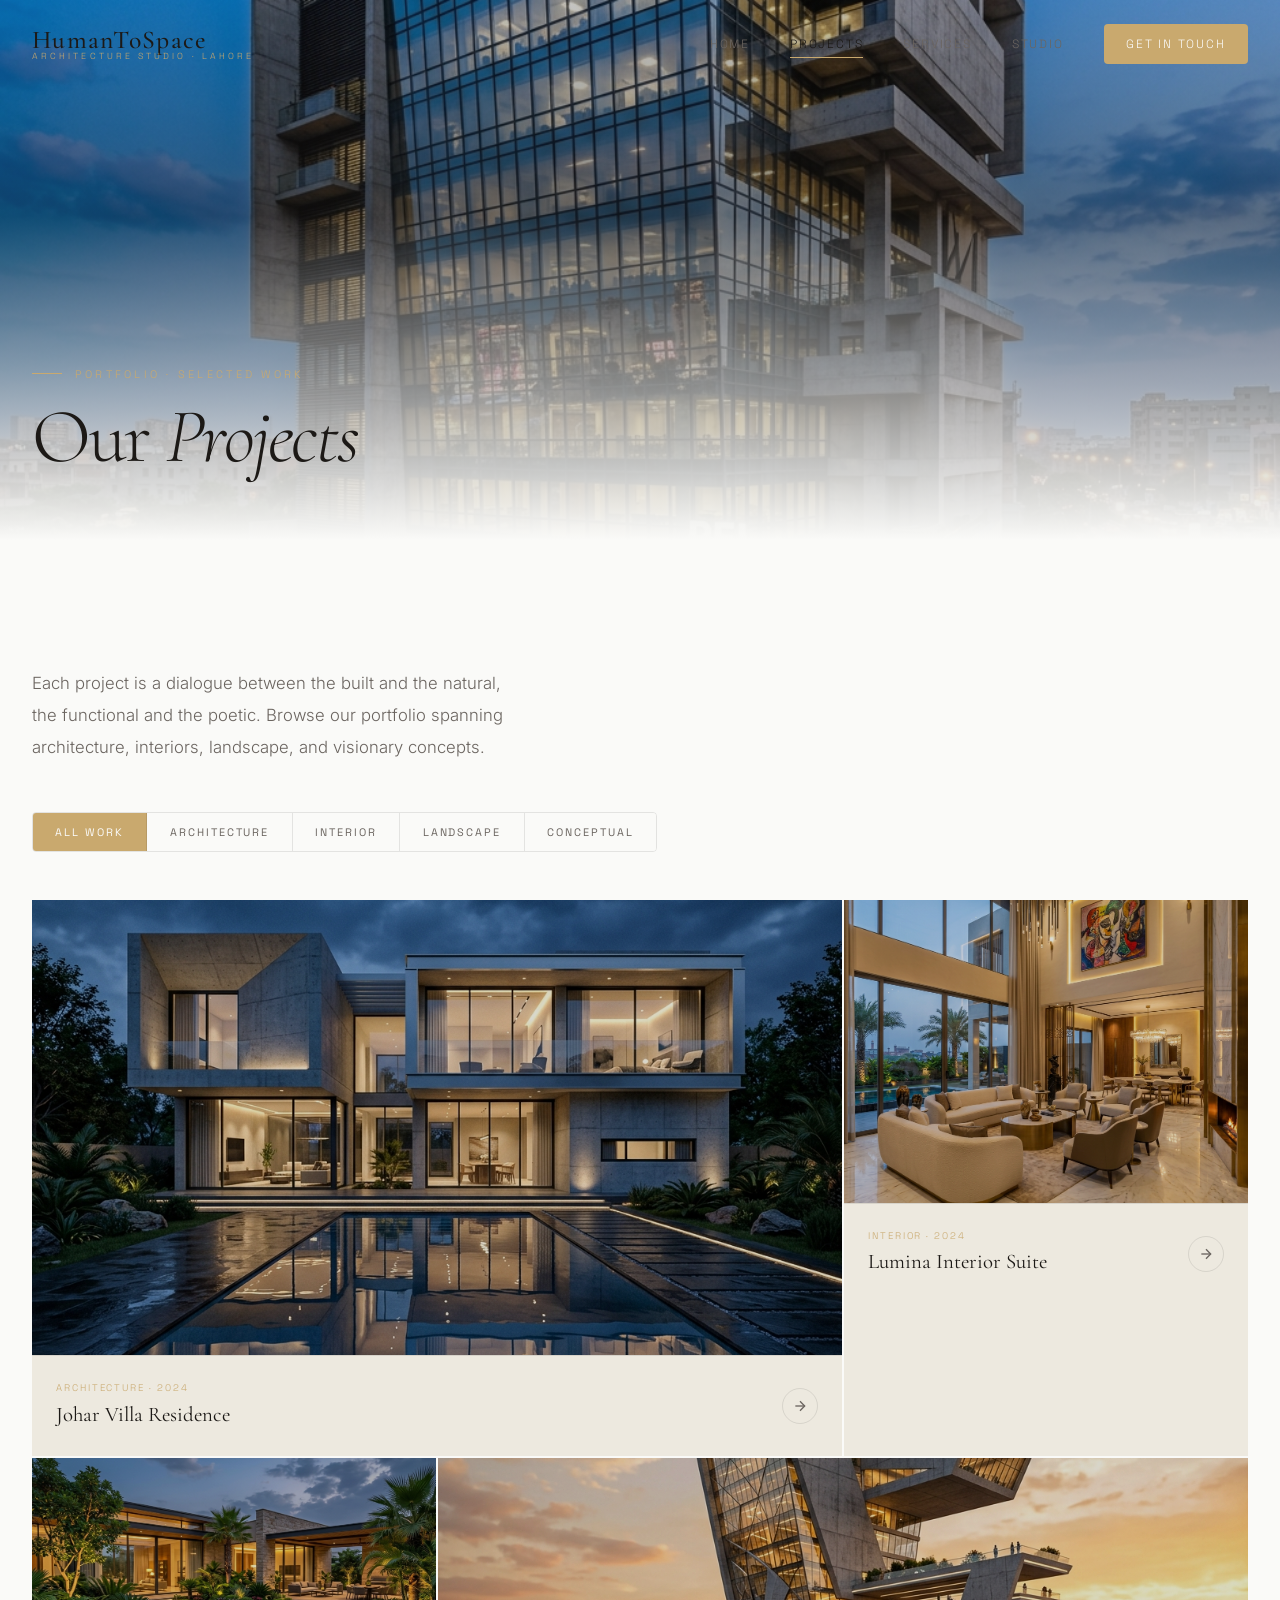
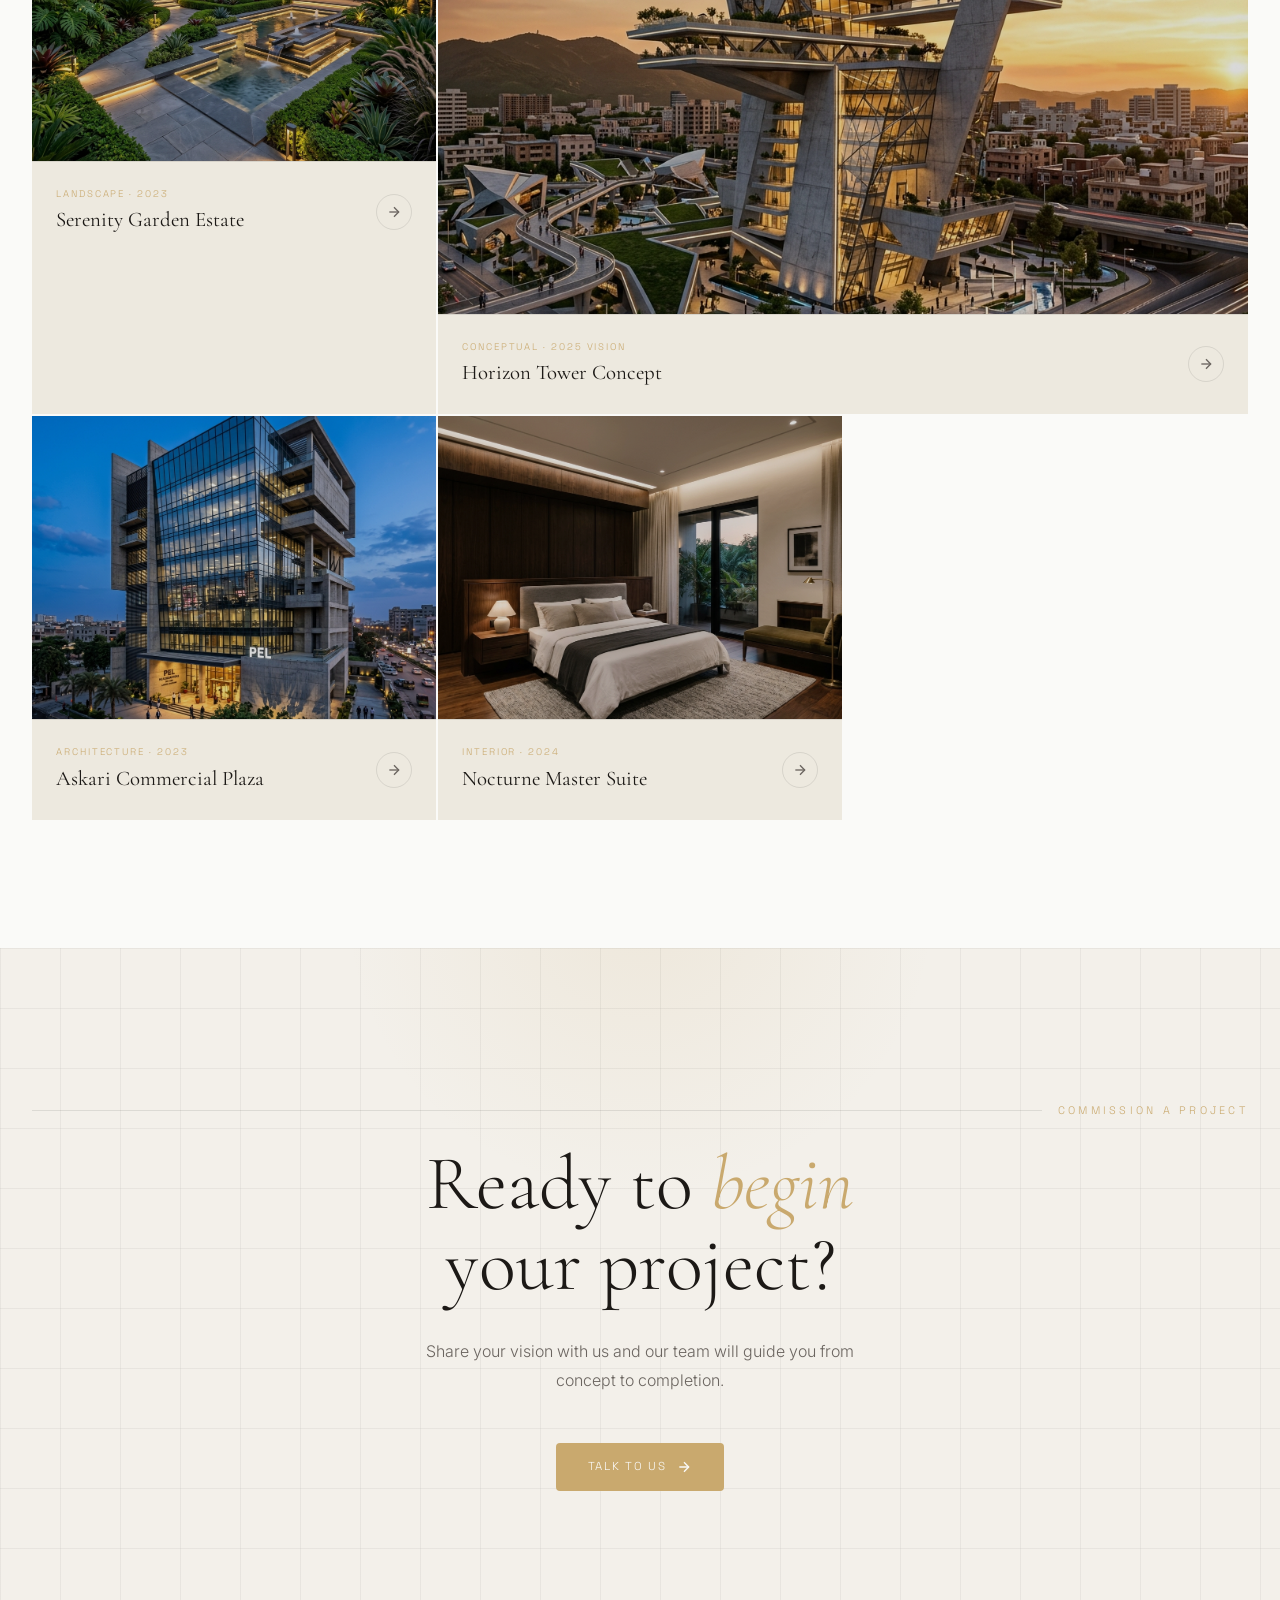
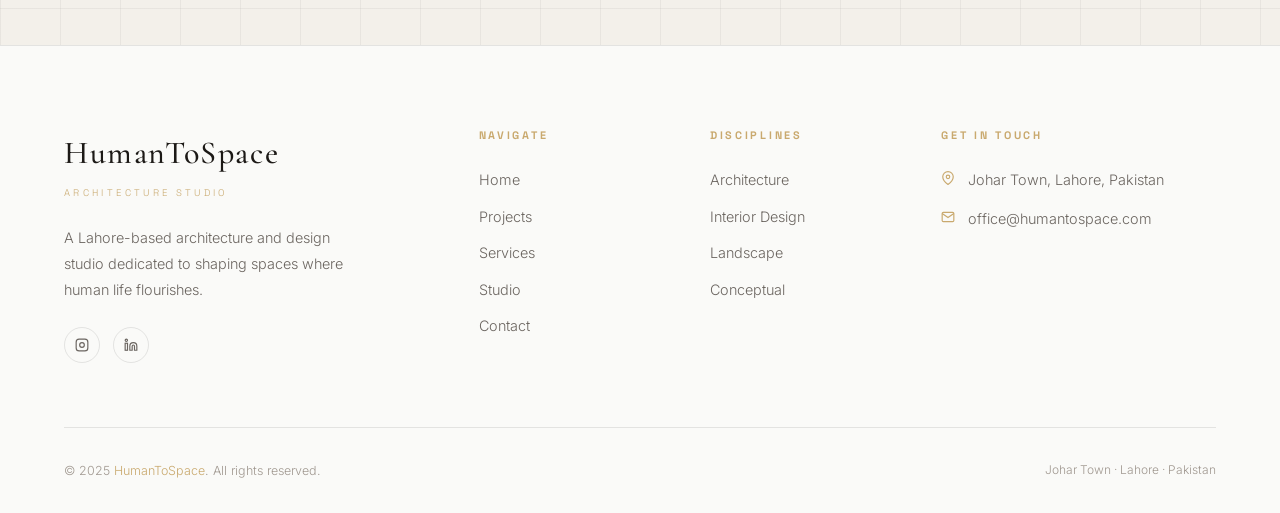
<file: projects.html>
<!DOCTYPE html>
<html lang="en">
<head>
  <meta charset="UTF-8" />
  <meta name="viewport" content="width=device-width, initial-scale=1.0" />
  <title>Projects — HumanToSpace Architecture Studio</title>
  <meta name="description" content="Explore HumanToSpace's portfolio of architectural, interior, landscape, and conceptual projects across Pakistan." />
  <link rel="stylesheet" href="css/style.css" />
</head>
<body>

<!-- NAV OVERLAY -->
<div class="nav-overlay"></div>
<nav class="mobile-nav">
  <a href="index.html">Home</a>
  <a href="projects.html">Projects</a>
  <a href="services.html">Services</a>
  <a href="about.html">Studio</a>
  <a href="contact.html">Contact</a>
  <div class="mobile-nav-footer">
    <p>office@humantospace.com</p>
    <p>+92 301 8484123</p>
  </div>
</nav>

<!-- HEADER -->
<header id="header">
  <a href="index.html" class="nav-logo">
    <span class="logo-main">HumanToSpace</span>
    <span class="logo-sub">Architecture Studio · Lahore</span>
  </a>
  <nav class="nav-links">
    <a href="index.html">Home</a>
    <a href="projects.html" class="active">Projects</a>
    <a href="services.html">Services</a>
    <a href="about.html">Studio</a>
    <a href="contact.html" class="nav-cta">Get In Touch</a>
  </nav>
  <button class="hamburger" aria-label="Toggle menu">
    <span></span><span></span><span></span>
  </button>
</header>

<!-- PAGE HERO -->
<section class="page-hero">
  <div class="page-hero-bg">
    <img src="images/proj-arch-2.png" alt="Projects" />
  </div>
  <div class="page-hero-overlay"></div>
  <div class="page-hero-content container">
    <div class="eyebrow">Portfolio · Selected Work</div>
    <h1>Our <em>Projects</em></h1>
  </div>
</section>

<!-- PROJECTS SECTION -->
<section class="section">
  <div class="container">

    <!-- Intro -->
    <div style="display:grid; grid-template-columns:1fr 1fr; gap:3rem; align-items:end; margin-bottom:3rem;" class="reveal">
      <p style="font-size:1.05rem; color:var(--text-muted); line-height:1.9; max-width:480px;">
        Each project is a dialogue between the built and the natural, the functional and the poetic. Browse our portfolio spanning architecture, interiors, landscape, and visionary concepts.
      </p>
      <div></div>
    </div>

    <!-- Filter Tabs -->
    <div class="filter-tabs reveal" id="filterBar">
      <button class="filter-tab active" data-filter="all">All Work</button>
      <button class="filter-tab" data-filter="architecture">Architecture</button>
      <button class="filter-tab" data-filter="interior">Interior</button>
      <button class="filter-tab" data-filter="landscape">Landscape</button>
      <button class="filter-tab" data-filter="conceptual">Conceptual</button>
    </div>

    <!-- Grid -->
    <div class="all-projects-grid" id="projectsGrid">

      <!-- 1 – wide -->
      <article class="all-proj-card wide reveal" data-category="architecture">
        <div class="all-proj-card-img">
          <img src="images/proj-arch-1.png" alt="Johar Villa Residence" />
        </div>
        <div class="all-proj-card-info">
          <div class="all-proj-card-info-left">
            <div class="cat">Architecture · 2024</div>
            <h3>Johar Villa Residence</h3>
          </div>
          <div class="arrow">
            <svg width="16" height="16" viewBox="0 0 24 24" fill="none" stroke="currentColor" stroke-width="2"><line x1="5" y1="12" x2="19" y2="12"/><polyline points="12 5 19 12 12 19"/></svg>
          </div>
        </div>
      </article>

      <!-- 2 -->
      <article class="all-proj-card reveal reveal-delay-1" data-category="interior">
        <div class="all-proj-card-img">
          <img src="images/proj-int-1.png" alt="Lumina Interior Suite" />
        </div>
        <div class="all-proj-card-info">
          <div class="all-proj-card-info-left">
            <div class="cat">Interior · 2024</div>
            <h3>Lumina Interior Suite</h3>
          </div>
          <div class="arrow">
            <svg width="16" height="16" viewBox="0 0 24 24" fill="none" stroke="currentColor" stroke-width="2"><line x1="5" y1="12" x2="19" y2="12"/><polyline points="12 5 19 12 12 19"/></svg>
          </div>
        </div>
      </article>

      <!-- 3 -->
      <article class="all-proj-card reveal reveal-delay-2" data-category="landscape">
        <div class="all-proj-card-img">
          <img src="images/proj-land-1.png" alt="Serenity Garden Estate" />
        </div>
        <div class="all-proj-card-info">
          <div class="all-proj-card-info-left">
            <div class="cat">Landscape · 2023</div>
            <h3>Serenity Garden Estate</h3>
          </div>
          <div class="arrow">
            <svg width="16" height="16" viewBox="0 0 24 24" fill="none" stroke="currentColor" stroke-width="2"><line x1="5" y1="12" x2="19" y2="12"/><polyline points="12 5 19 12 12 19"/></svg>
          </div>
        </div>
      </article>

      <!-- 4 – wide -->
      <article class="all-proj-card wide reveal" data-category="conceptual">
        <div class="all-proj-card-img">
          <img src="images/proj-concept-1.png" alt="Horizon Tower Concept" />
        </div>
        <div class="all-proj-card-info">
          <div class="all-proj-card-info-left">
            <div class="cat">Conceptual · 2025 Vision</div>
            <h3>Horizon Tower Concept</h3>
          </div>
          <div class="arrow">
            <svg width="16" height="16" viewBox="0 0 24 24" fill="none" stroke="currentColor" stroke-width="2"><line x1="5" y1="12" x2="19" y2="12"/><polyline points="12 5 19 12 12 19"/></svg>
          </div>
        </div>
      </article>

      <!-- 5 -->
      <article class="all-proj-card reveal reveal-delay-1" data-category="architecture">
        <div class="all-proj-card-img">
          <img src="images/proj-arch-2.png" alt="Askari Commercial Plaza" />
        </div>
        <div class="all-proj-card-info">
          <div class="all-proj-card-info-left">
            <div class="cat">Architecture · 2023</div>
            <h3>Askari Commercial Plaza</h3>
          </div>
          <div class="arrow">
            <svg width="16" height="16" viewBox="0 0 24 24" fill="none" stroke="currentColor" stroke-width="2"><line x1="5" y1="12" x2="19" y2="12"/><polyline points="12 5 19 12 12 19"/></svg>
          </div>
        </div>
      </article>

      <!-- 6 -->
      <article class="all-proj-card reveal reveal-delay-2" data-category="interior">
        <div class="all-proj-card-img">
          <img src="images/proj-int-2.png" alt="Nocturne Master Suite" />
        </div>
        <div class="all-proj-card-info">
          <div class="all-proj-card-info-left">
            <div class="cat">Interior · 2024</div>
            <h3>Nocturne Master Suite</h3>
          </div>
          <div class="arrow">
            <svg width="16" height="16" viewBox="0 0 24 24" fill="none" stroke="currentColor" stroke-width="2"><line x1="5" y1="12" x2="19" y2="12"/><polyline points="12 5 19 12 12 19"/></svg>
          </div>
        </div>
      </article>

    </div>
  </div>
</section>

<!-- CTA -->
<section class="cta-section">
  <div class="cta-grid-bg"></div>
  <div class="section-label center reveal"><span>Commission a Project</span></div>
  <h2 class="reveal reveal-delay-1">Ready to <em>begin</em><br />your project?</h2>
  <p class="reveal reveal-delay-2">Share your vision with us and our team will guide you from concept to completion.</p>
  <a href="contact.html" class="btn btn-primary btn-arrow reveal reveal-delay-3">
    Talk to Us
    <svg width="16" height="16" viewBox="0 0 24 24" fill="none" stroke="currentColor" stroke-width="2"><line x1="5" y1="12" x2="19" y2="12"/><polyline points="12 5 19 12 12 19"/></svg>
  </a>
</section>

<!-- FOOTER -->
<footer>
  <div class="container">
    <div class="footer-grid">
      <div class="footer-brand">
        <span class="logo-main">HumanToSpace</span>
        <span class="logo-sub">Architecture Studio</span>
        <p>A Lahore-based architecture and design studio dedicated to shaping spaces where human life flourishes.</p>
        <div class="footer-socials">
          <a href="#" class="footer-social" aria-label="Instagram">
            <svg width="14" height="14" viewBox="0 0 24 24" fill="none" stroke="currentColor" stroke-width="2"><rect x="2" y="2" width="20" height="20" rx="5"/><circle cx="12" cy="12" r="4"/></svg>
          </a>
          <a href="#" class="footer-social" aria-label="LinkedIn">
            <svg width="14" height="14" viewBox="0 0 24 24" fill="none" stroke="currentColor" stroke-width="2"><path d="M16 8a6 6 0 0 1 6 6v7h-4v-7a2 2 0 0 0-2-2 2 2 0 0 0-2 2v7h-4v-7a6 6 0 0 1 6-6z"/><rect x="2" y="9" width="4" height="12"/><circle cx="4" cy="4" r="2"/></svg>
          </a>
        </div>
      </div>
      <div class="footer-col">
        <h5>Navigate</h5>
        <ul>
          <li><a href="index.html">Home</a></li>
          <li><a href="projects.html">Projects</a></li>
          <li><a href="services.html">Services</a></li>
          <li><a href="about.html">Studio</a></li>
          <li><a href="contact.html">Contact</a></li>
        </ul>
      </div>
      <div class="footer-col">
        <h5>Disciplines</h5>
        <ul>
          <li><a href="projects.html">Architecture</a></li>
          <li><a href="projects.html">Interior Design</a></li>
          <li><a href="projects.html">Landscape</a></li>
          <li><a href="projects.html">Conceptual</a></li>
        </ul>
      </div>
      <div class="footer-col">
        <h5>Get In Touch</h5>
        <div class="footer-contact-item">
          <svg width="14" height="14" viewBox="0 0 24 24" fill="none" stroke="currentColor" stroke-width="2"><path d="M21 10c0 7-9 13-9 13s-9-6-9-13a9 9 0 0 1 18 0z"/><circle cx="12" cy="10" r="3"/></svg>
          <span>Johar Town, Lahore, Pakistan</span>
        </div>
        <div class="footer-contact-item">
          <svg width="14" height="14" viewBox="0 0 24 24" fill="none" stroke="currentColor" stroke-width="2"><path d="M4 4h16c1.1 0 2 .9 2 2v12c0 1.1-.9 2-2 2H4c-1.1 0-2-.9-2-2V6c0-1.1.9-2 2-2z"/><polyline points="22,6 12,13 2,6"/></svg>
          <span>office@humantospace.com</span>
        </div>
      </div>
    </div>
    <div class="footer-bottom">
      <p>&copy; 2025 <a href="index.html">HumanToSpace</a>. All rights reserved.</p>
      <p style="color:var(--text-dim); font-size:0.75rem;">Johar Town · Lahore · Pakistan</p>
    </div>
  </div>
</footer>

<script src="js/main.js"></script>
</body>
</html>
</file>
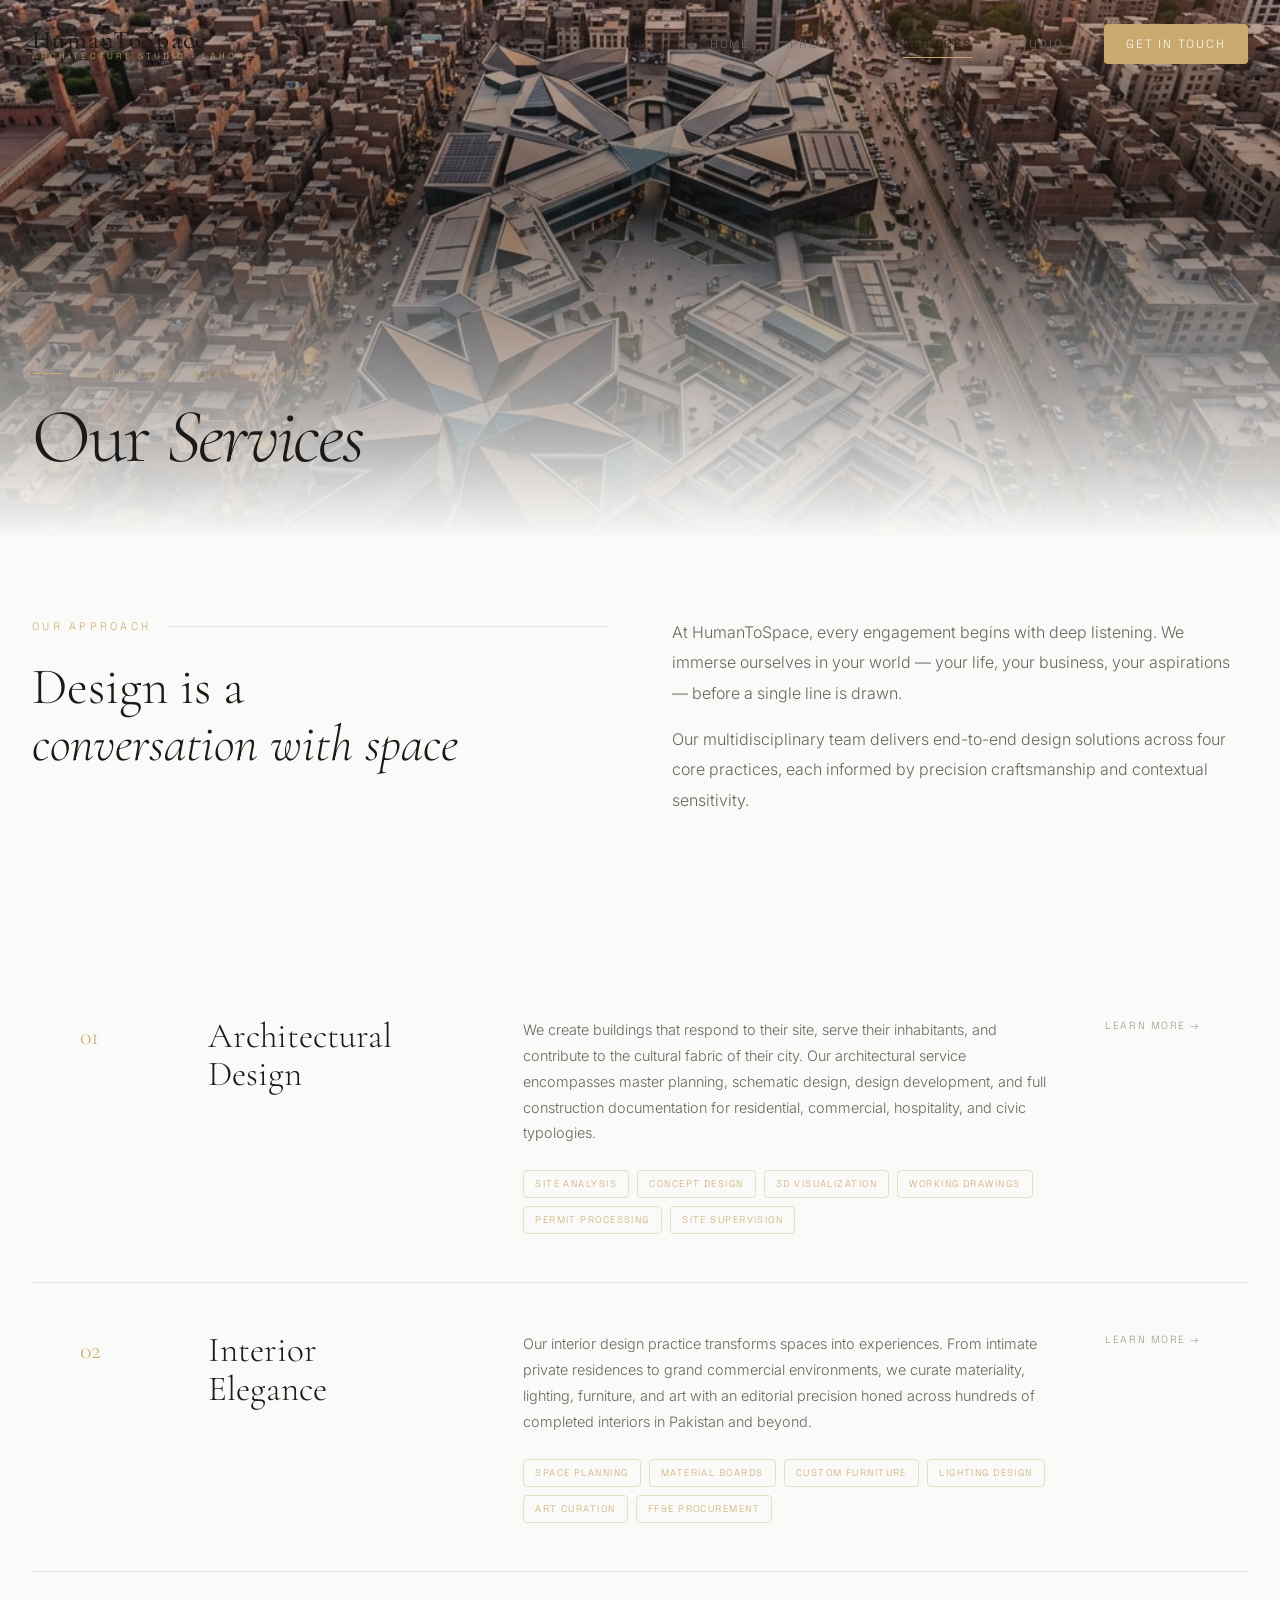
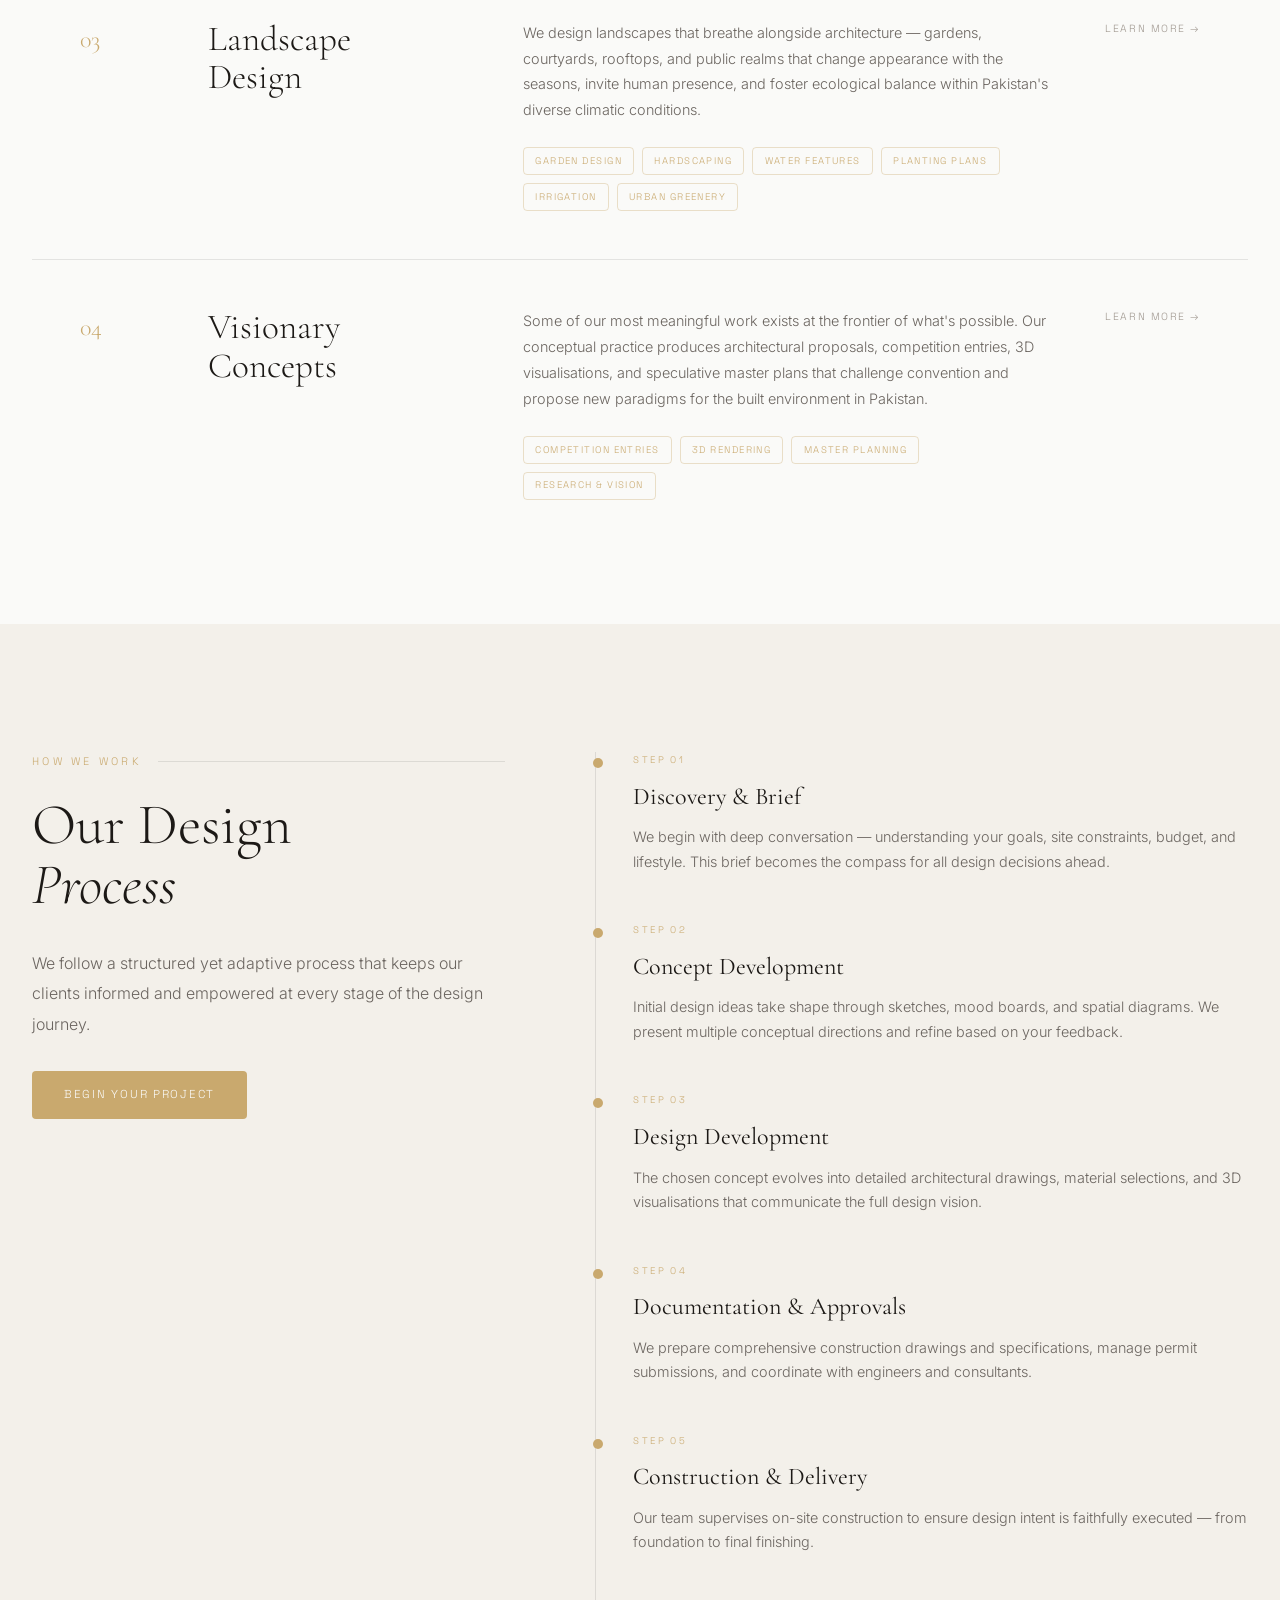
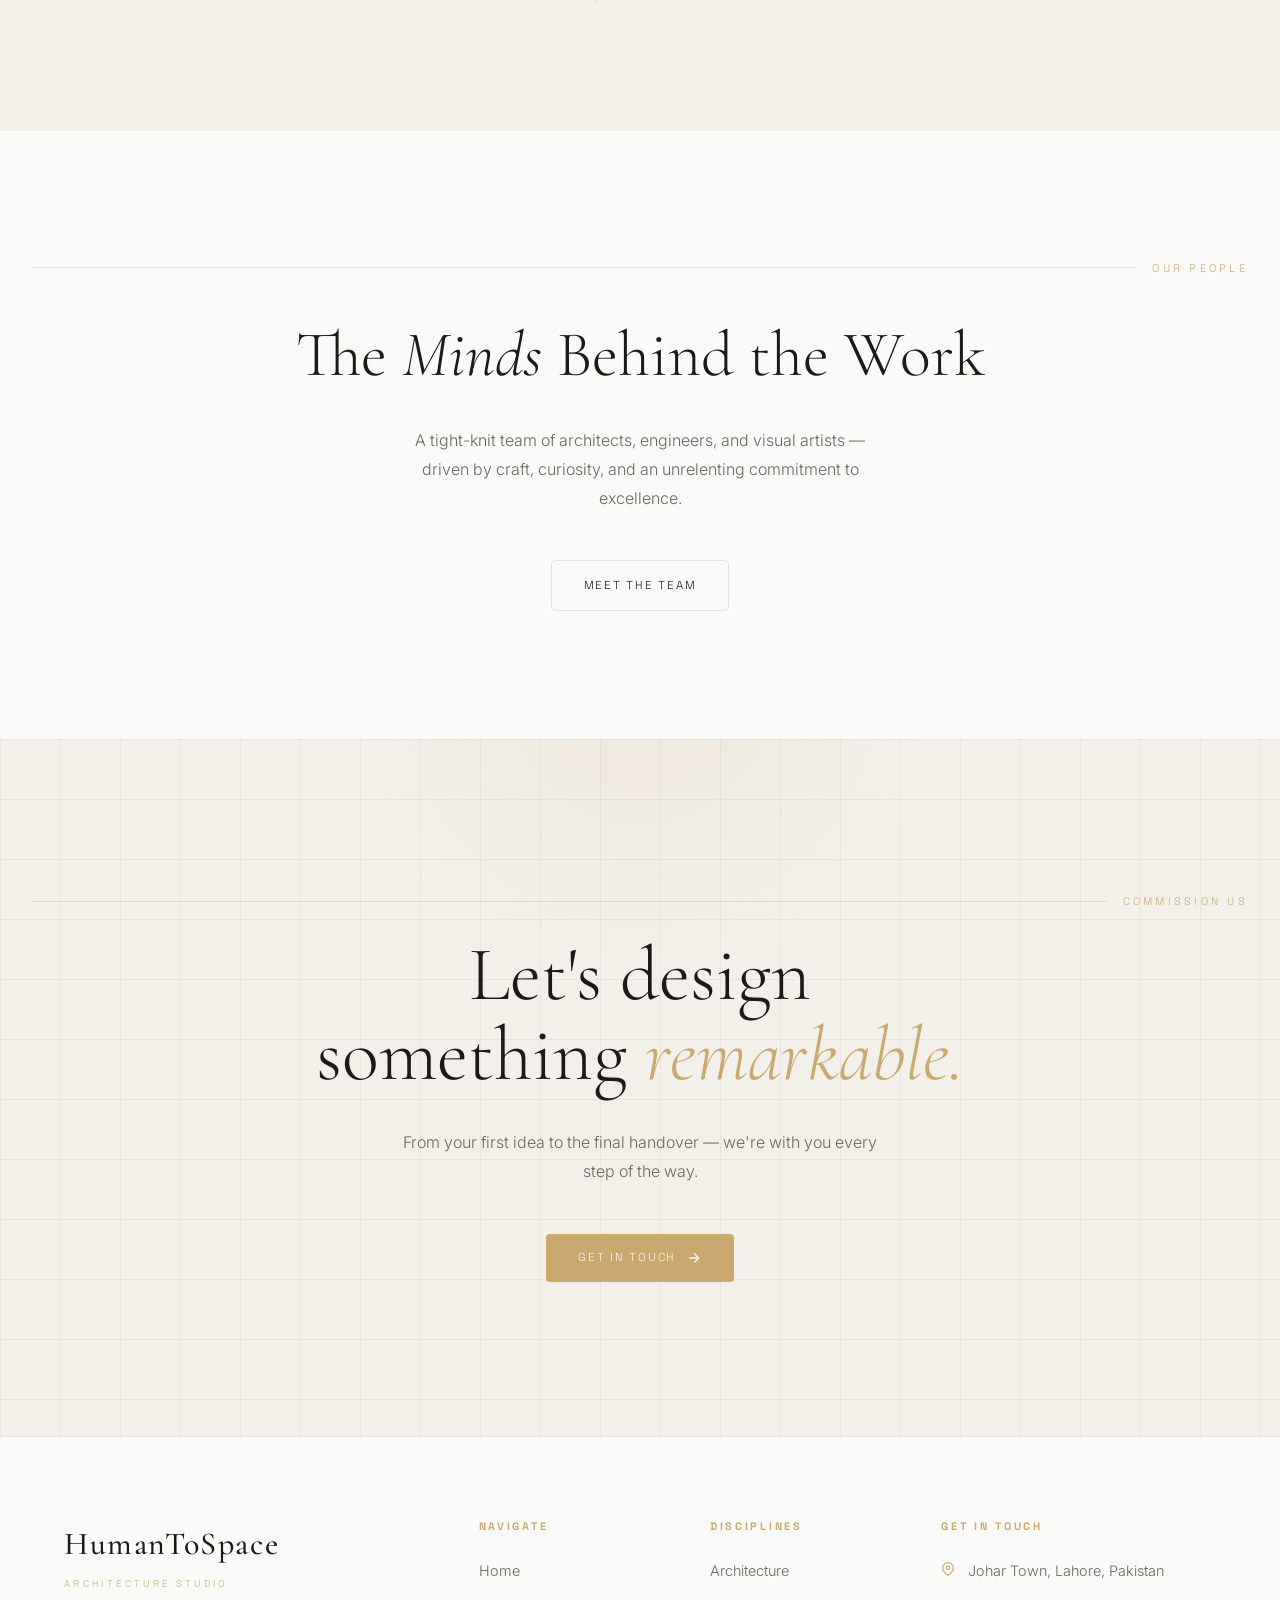
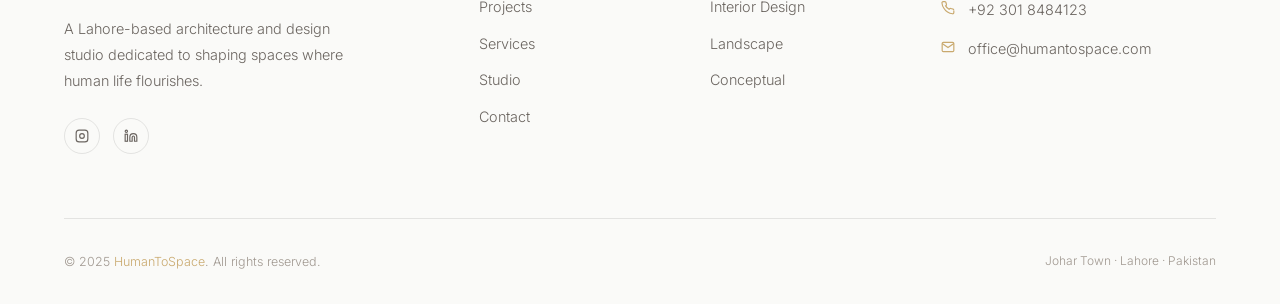
<file: services.html>
<!DOCTYPE html>
<html lang="en">
<head>
  <meta charset="UTF-8" />
  <meta name="viewport" content="width=device-width, initial-scale=1.0" />
  <title>Services — HumanToSpace Architecture Studio</title>
  <meta name="description" content="Architectural design, interior elegance, landscape design, and visionary concepts by HumanToSpace — Lahore's premier architecture studio." />
  <link rel="stylesheet" href="css/style.css" />
</head>
<body>

<div class="nav-overlay"></div>
<nav class="mobile-nav">
  <a href="index.html">Home</a>
  <a href="projects.html">Projects</a>
  <a href="services.html">Services</a>
  <a href="about.html">Studio</a>
  <a href="contact.html">Contact</a>
  <div class="mobile-nav-footer">
    <p>office@humantospace.com</p>
    <p>+92 301 8484123</p>
  </div>
</nav>

<header id="header">
  <a href="index.html" class="nav-logo">
    <span class="logo-main">HumanToSpace</span>
    <span class="logo-sub">Architecture Studio · Lahore</span>
  </a>
  <nav class="nav-links">
    <a href="index.html">Home</a>
    <a href="projects.html">Projects</a>
    <a href="services.html" class="active">Services</a>
    <a href="about.html">Studio</a>
    <a href="contact.html" class="nav-cta">Get In Touch</a>
  </nav>
  <button class="hamburger" aria-label="Toggle menu">
    <span></span><span></span><span></span>
  </button>
</header>

<!-- PAGE HERO -->
<section class="page-hero">
  <div class="page-hero-bg">
    <img src="images/services.png" alt="Services" />
  </div>
  <div class="page-hero-overlay"></div>
  <div class="page-hero-content container">
    <div class="eyebrow">Disciplines · What We Offer</div>
    <h1>Our <em>Services</em></h1>
  </div>
</section>

<!-- INTRO -->
<section class="section-sm">
  <div class="container">
    <div style="display:grid; grid-template-columns:1fr 1fr; gap:4rem; align-items:start;" class="reveal">
      <div>
        <div class="section-label"><span>Our Approach</span></div>
        <h2 style="font-family:var(--font-display); font-size:clamp(2rem,4vw,4rem); font-weight:300; line-height:1.1; margin-bottom:1.5rem;">
          Design is a<br /><em>conversation with space</em>
        </h2>
      </div>
      <div>
        <p style="font-size:1rem; color:var(--text-muted); line-height:1.9; margin-bottom:1rem;">
          At HumanToSpace, every engagement begins with deep listening. We immerse ourselves in your world — your life, your business, your aspirations — before a single line is drawn.
        </p>
        <p style="font-size:1rem; color:var(--text-muted); line-height:1.9;">
          Our multidisciplinary team delivers end-to-end design solutions across four core practices, each informed by precision craftsmanship and contextual sensitivity.
        </p>
      </div>
    </div>
  </div>
</section>

<!-- SERVICES LIST -->
<section class="section-sm">
  <div class="container">
    <div class="services-list">

      <!-- 1: Architecture -->
      <div class="service-item reveal">
        <span class="num">01</span>
        <h3>Architectural<br />Design</h3>
        <div>
          <p>We create buildings that respond to their site, serve their inhabitants, and contribute to the cultural fabric of their city. Our architectural service encompasses master planning, schematic design, design development, and full construction documentation for residential, commercial, hospitality, and civic typologies.</p>
          <div style="display:flex; flex-wrap:wrap; gap:0.5rem; margin-top:1.5rem;">
            <span class="tag">Site Analysis</span>
            <span class="tag">Concept Design</span>
            <span class="tag">3D Visualization</span>
            <span class="tag">Working Drawings</span>
            <span class="tag">Permit Processing</span>
            <span class="tag">Site Supervision</span>
          </div>
        </div>
        <div class="arrow-link">Learn More →</div>
      </div>

      <!-- 2: Interior -->
      <div class="service-item reveal">
        <span class="num">02</span>
        <h3>Interior<br />Elegance</h3>
        <div>
          <p>Our interior design practice transforms spaces into experiences. From intimate private residences to grand commercial environments, we curate materiality, lighting, furniture, and art with an editorial precision honed across hundreds of completed interiors in Pakistan and beyond.</p>
          <div style="display:flex; flex-wrap:wrap; gap:0.5rem; margin-top:1.5rem;">
            <span class="tag">Space Planning</span>
            <span class="tag">Material Boards</span>
            <span class="tag">Custom Furniture</span>
            <span class="tag">Lighting Design</span>
            <span class="tag">Art Curation</span>
            <span class="tag">FF&amp;E Procurement</span>
          </div>
        </div>
        <div class="arrow-link">Learn More →</div>
      </div>

      <!-- 3: Landscape -->
      <div class="service-item reveal">
        <span class="num">03</span>
        <h3>Landscape<br />Design</h3>
        <div>
          <p>We design landscapes that breathe alongside architecture — gardens, courtyards, rooftops, and public realms that change appearance with the seasons, invite human presence, and foster ecological balance within Pakistan's diverse climatic conditions.</p>
          <div style="display:flex; flex-wrap:wrap; gap:0.5rem; margin-top:1.5rem;">
            <span class="tag">Garden Design</span>
            <span class="tag">Hardscaping</span>
            <span class="tag">Water Features</span>
            <span class="tag">Planting Plans</span>
            <span class="tag">Irrigation</span>
            <span class="tag">Urban Greenery</span>
          </div>
        </div>
        <div class="arrow-link">Learn More →</div>
      </div>

      <!-- 4: Conceptual -->
      <div class="service-item reveal">
        <span class="num">04</span>
        <h3>Visionary<br />Concepts</h3>
        <div>
          <p>Some of our most meaningful work exists at the frontier of what's possible. Our conceptual practice produces architectural proposals, competition entries, 3D visualisations, and speculative master plans that challenge convention and propose new paradigms for the built environment in Pakistan.</p>
          <div style="display:flex; flex-wrap:wrap; gap:0.5rem; margin-top:1.5rem;">
            <span class="tag">Competition Entries</span>
            <span class="tag">3D Rendering</span>
            <span class="tag">Master Planning</span>
            <span class="tag">Research &amp; Vision</span>
          </div>
        </div>
        <div class="arrow-link">Learn More →</div>
      </div>

    </div>
  </div>
</section>

<!-- PROCESS -->
<section class="section" style="background:var(--bg-surface);">
  <div class="container">
    <div style="display:grid; grid-template-columns:1fr 1.4fr; gap:5rem; align-items:start;">
      <div>
        <div class="section-label reveal"><span>How We Work</span></div>
        <h2 style="font-family:var(--font-display); font-size:clamp(2.5rem,4.5vw,4.5rem); font-weight:300; line-height:1.05; margin-bottom:2rem;" class="reveal">
          Our Design<br /><em>Process</em>
        </h2>
        <p style="font-size:1rem; color:var(--text-muted); line-height:1.9; margin-bottom:2rem;" class="reveal reveal-delay-1">
          We follow a structured yet adaptive process that keeps our clients informed and empowered at every stage of the design journey.
        </p>
        <a href="contact.html" class="btn btn-primary reveal reveal-delay-2">Begin Your Project</a>
      </div>

      <div class="process-timeline reveal reveal-delay-1">
        <div class="process-step">
          <span class="step-num">Step 01</span>
          <h4>Discovery &amp; Brief</h4>
          <p>We begin with deep conversation — understanding your goals, site constraints, budget, and lifestyle. This brief becomes the compass for all design decisions ahead.</p>
        </div>
        <div class="process-step">
          <span class="step-num">Step 02</span>
          <h4>Concept Development</h4>
          <p>Initial design ideas take shape through sketches, mood boards, and spatial diagrams. We present multiple conceptual directions and refine based on your feedback.</p>
        </div>
        <div class="process-step">
          <span class="step-num">Step 03</span>
          <h4>Design Development</h4>
          <p>The chosen concept evolves into detailed architectural drawings, material selections, and 3D visualisations that communicate the full design vision.</p>
        </div>
        <div class="process-step">
          <span class="step-num">Step 04</span>
          <h4>Documentation &amp; Approvals</h4>
          <p>We prepare comprehensive construction drawings and specifications, manage permit submissions, and coordinate with engineers and consultants.</p>
        </div>
        <div class="process-step">
          <span class="step-num">Step 05</span>
          <h4>Construction &amp; Delivery</h4>
          <p>Our team supervises on-site construction to ensure design intent is faithfully executed — from foundation to final finishing.</p>
        </div>
      </div>
    </div>
  </div>
</section>

<!-- TEAM TEASER -->
<section class="section">
  <div class="container">
    <div class="section-label center reveal"><span>Our People</span></div>
    <h2 style="font-family:var(--font-display); font-size:clamp(2.5rem,5vw,5rem); font-weight:300; text-align:center; margin-bottom:1rem;" class="reveal">
      The <em>Minds</em> Behind the Work
    </h2>
    <p style="text-align:center; color:var(--text-muted); max-width:500px; margin:0 auto 3rem; line-height:1.8;" class="reveal reveal-delay-1">
      A tight-knit team of architects, engineers, and visual artists — driven by craft, curiosity, and an unrelenting commitment to excellence.
    </p>
    <div style="text-align:center;" class="reveal reveal-delay-2">
      <a href="about.html" class="btn btn-outline">Meet the Team</a>
    </div>
  </div>
</section>

<!-- CTA -->
<section class="cta-section">
  <div class="cta-grid-bg"></div>
  <div class="section-label center reveal"><span>Commission Us</span></div>
  <h2 class="reveal reveal-delay-1">Let's design<br />something <em>remarkable.</em></h2>
  <p class="reveal reveal-delay-2">From your first idea to the final handover — we're with you every step of the way.</p>
  <a href="contact.html" class="btn btn-primary btn-arrow reveal reveal-delay-3">
    Get In Touch
    <svg width="16" height="16" viewBox="0 0 24 24" fill="none" stroke="currentColor" stroke-width="2"><line x1="5" y1="12" x2="19" y2="12"/><polyline points="12 5 19 12 12 19"/></svg>
  </a>
</section>

<!-- FOOTER -->
<footer>
  <div class="container">
    <div class="footer-grid">
      <div class="footer-brand">
        <span class="logo-main">HumanToSpace</span>
        <span class="logo-sub">Architecture Studio</span>
        <p>A Lahore-based architecture and design studio dedicated to shaping spaces where human life flourishes.</p>
        <div class="footer-socials">
          <a href="#" class="footer-social"><svg width="14" height="14" viewBox="0 0 24 24" fill="none" stroke="currentColor" stroke-width="2"><rect x="2" y="2" width="20" height="20" rx="5"/><circle cx="12" cy="12" r="4"/></svg></a>
          <a href="#" class="footer-social"><svg width="14" height="14" viewBox="0 0 24 24" fill="none" stroke="currentColor" stroke-width="2"><path d="M16 8a6 6 0 0 1 6 6v7h-4v-7a2 2 0 0 0-2-2 2 2 0 0 0-2 2v7h-4v-7a6 6 0 0 1 6-6z"/><rect x="2" y="9" width="4" height="12"/><circle cx="4" cy="4" r="2"/></svg></a>
        </div>
      </div>
      <div class="footer-col">
        <h5>Navigate</h5>
        <ul>
          <li><a href="index.html">Home</a></li>
          <li><a href="projects.html">Projects</a></li>
          <li><a href="services.html">Services</a></li>
          <li><a href="about.html">Studio</a></li>
          <li><a href="contact.html">Contact</a></li>
        </ul>
      </div>
      <div class="footer-col">
        <h5>Disciplines</h5>
        <ul>
          <li><a href="projects.html">Architecture</a></li>
          <li><a href="projects.html">Interior Design</a></li>
          <li><a href="projects.html">Landscape</a></li>
          <li><a href="projects.html">Conceptual</a></li>
        </ul>
      </div>
      <div class="footer-col">
        <h5>Get In Touch</h5>
        <div class="footer-contact-item">
          <svg width="14" height="14" viewBox="0 0 24 24" fill="none" stroke="currentColor" stroke-width="2"><path d="M21 10c0 7-9 13-9 13s-9-6-9-13a9 9 0 0 1 18 0z"/><circle cx="12" cy="10" r="3"/></svg>
          <span>Johar Town, Lahore, Pakistan</span>
        </div>
        <div class="footer-contact-item">
          <svg width="14" height="14" viewBox="0 0 24 24" fill="none" stroke="currentColor" stroke-width="2"><path d="M22 16.92v3a2 2 0 0 1-2.18 2 19.79 19.79 0 0 1-8.63-3.07A19.5 19.5 0 0 1 4.69 12a19.79 19.79 0 0 1-3.07-8.67A2 2 0 0 1 3.6 1.15h3a2 2 0 0 1 2 1.72c.127.96.361 1.903.7 2.81a2 2 0 0 1-.45 2.11L7.91 8.29a16 16 0 0 0 5.93 5.93l.95-.95a2 2 0 0 1 2.11-.45c.907.339 1.85.573 2.81.7A2 2 0 0 1 21.73 16"/></svg>
          <span>+92 301 8484123</span>
        </div>
        <div class="footer-contact-item">
          <svg width="14" height="14" viewBox="0 0 24 24" fill="none" stroke="currentColor" stroke-width="2"><path d="M4 4h16c1.1 0 2 .9 2 2v12c0 1.1-.9 2-2 2H4c-1.1 0-2-.9-2-2V6c0-1.1.9-2 2-2z"/><polyline points="22,6 12,13 2,6"/></svg>
          <span>office@humantospace.com</span>
        </div>
      </div>
    </div>
    <div class="footer-bottom">
      <p>&copy; 2025 <a href="index.html">HumanToSpace</a>. All rights reserved.</p>
      <p style="color:var(--text-dim); font-size:0.75rem;">Johar Town · Lahore · Pakistan</p>
    </div>
  </div>
</footer>

<script src="js/main.js"></script>
</body>
</html>
</file>
<file: css/style.css>
/* =====================================================
   HUMANTOSPACE — Architecture Studio
   Global Design System
   ===================================================== */

@import url('https://fonts.googleapis.com/css2?family=Cormorant+Garamond:ital,wght@0,300;0,400;0,500;0,600;0,700;1,300;1,400;1,500&family=Inter:wght@300;400;500;600;700&family=Space+Grotesk:wght@300;400;500;600;700&display=swap');

/* --- CSS Variables --- */
:root {
  --bg:          #FAFAF8;
  --bg-surface:  #F3F0EA;
  --bg-card:     #EDE9DF;
  --bg-overlay:  rgba(250,250,248,0.92);
  --text:        #1C1916;
  --text-muted:  #6B6560;
  --text-dim:    #A09890;
  --accent:      #C9A96E;
  --accent-light:#D9BC8A;
  --accent-dark: #9E7C45;
  --border:      rgba(28,25,22,0.10);
  --border-gold: rgba(201,169,110,0.35);
  --white:       #FFFFFF;
  --radius-sm:   4px;
  --radius:      8px;
  --radius-lg:   16px;
  --transition:  0.4s cubic-bezier(0.25, 0.46, 0.45, 0.94);
  --transition-fast: 0.2s ease;
  --font-display:'Cormorant Garamond', Georgia, serif;
  --font-body:   'Inter', sans-serif;
  --font-alt:    'Space Grotesk', sans-serif;
  --shadow-sm:   0 2px 12px rgba(28,25,22,0.08);
  --shadow:      0 8px 40px rgba(28,25,22,0.12);
  --shadow-lg:   0 20px 80px rgba(28,25,22,0.18);
  --gutter:      clamp(1rem, 4vw, 2rem);
  --max-w:       1400px;
}

/* --- Reset --- */
*, *::before, *::after { box-sizing: border-box; margin: 0; padding: 0; }
html { scroll-behavior: smooth; font-size: 16px; }
body {
  background: var(--bg);
  color: var(--text);
  font-family: var(--font-body);
  font-weight: 300;
  line-height: 1.7;
  overflow-x: hidden;
  -webkit-font-smoothing: antialiased;
}
img { display: block; width: 100%; height: 100%; object-fit: cover; }
a { color: inherit; text-decoration: none; }
ul { list-style: none; }
button { cursor: pointer; border: none; background: none; font-family: inherit; }

/* =====================================================
   TYPOGRAPHY SYSTEM
   ===================================================== */
.t-display {
  font-family: var(--font-display);
  font-weight: 300;
  letter-spacing: -0.02em;
  line-height: 1.05;
}
.t-display-xl {
  font-family: var(--font-display);
  font-size: clamp(3.5rem, 8vw, 9rem);
  font-weight: 300;
  letter-spacing: -0.03em;
  line-height: 1;
}
.t-display-lg {
  font-family: var(--font-display);
  font-size: clamp(2.5rem, 5vw, 6rem);
  font-weight: 300;
  letter-spacing: -0.02em;
  line-height: 1.05;
}
.t-display-md {
  font-family: var(--font-display);
  font-size: clamp(2rem, 4vw, 4rem);
  font-weight: 300;
  letter-spacing: -0.02em;
  line-height: 1.1;
}
.t-heading {
  font-family: var(--font-alt);
  font-size: clamp(1rem, 1.5vw, 1.25rem);
  font-weight: 500;
  letter-spacing: 0.15em;
  text-transform: uppercase;
}
.t-body { font-family: var(--font-body); font-size: 1rem; line-height: 1.8; font-weight: 300; }
.t-small { font-family: var(--font-body); font-size: 0.8rem; letter-spacing: 0.1em; text-transform: uppercase; }
.t-gold { color: var(--accent); }
.t-muted { color: var(--text-muted); }

/* =====================================================
   LAYOUT UTILITIES
   ===================================================== */
.container { max-width: var(--max-w); margin: 0 auto; padding: 0 var(--gutter); }
.container-sm { max-width: 900px; margin: 0 auto; padding: 0 var(--gutter); }
.section { padding: clamp(5rem, 10vw, 10rem) 0; }
.section-sm { padding: clamp(3rem, 6vw, 6rem) 0; }
.grid-2 { display: grid; grid-template-columns: 1fr 1fr; gap: 2px; }
.grid-3 { display: grid; grid-template-columns: repeat(3, 1fr); gap: 2px; }
.grid-4 { display: grid; grid-template-columns: repeat(4, 1fr); gap: 2px; }
.flex { display: flex; }
.flex-center { display: flex; align-items: center; justify-content: center; }
.flex-between { display: flex; align-items: center; justify-content: space-between; }

/* =====================================================
   HEADER / NAVIGATION
   ===================================================== */
#header {
  position: fixed;
  top: 0; left: 0; right: 0;
  z-index: 1000;
  padding: 1.5rem var(--gutter);
  display: flex;
  align-items: center;
  justify-content: space-between;
  transition: background var(--transition), padding var(--transition), border-bottom var(--transition);
  border-bottom: 1px solid transparent;
}
#header.scrolled {
  background: rgba(250,250,248,0.96);
  border-bottom: 1px solid var(--border);
  padding: 1rem var(--gutter);
  backdrop-filter: blur(20px);
  -webkit-backdrop-filter: blur(20px);
  box-shadow: var(--shadow-sm);
}

/* Logo */
.nav-logo {
  display: flex;
  flex-direction: column;
  align-items: flex-start;
  gap: 0;
  line-height: 1;
}
.nav-logo .logo-main {
  font-family: var(--font-display);
  font-size: 1.6rem;
  font-weight: 500;
  letter-spacing: 0.05em;
  color: var(--text);
  transition: color var(--transition-fast);
}
.nav-logo .logo-sub {
  font-family: var(--font-alt);
  font-size: 0.55rem;
  letter-spacing: 0.35em;
  text-transform: uppercase;
  color: var(--accent);
}
.nav-logo:hover .logo-main { color: var(--accent); }

/* Nav Links */
.nav-links {
  display: flex;
  align-items: center;
  gap: 2.5rem;
}
.nav-links a {
  font-family: var(--font-alt);
  font-size: 0.75rem;
  letter-spacing: 0.15em;
  text-transform: uppercase;
  color: var(--text-muted);
  transition: color var(--transition-fast);
  position: relative;
}
.nav-links a::after {
  content: '';
  position: absolute;
  bottom: -4px; left: 0;
  width: 0; height: 1px;
  background: var(--accent);
  transition: width var(--transition);
}
.nav-links a:hover, .nav-links a.active { color: var(--text); }
.nav-links a:hover::after, .nav-links a.active::after { width: 100%; }

/* CTA Button in Nav */
.nav-cta {
  font-family: var(--font-alt);
  font-size: 0.7rem;
  letter-spacing: 0.15em;
  text-transform: uppercase;
  color: var(--bg) !important;
  background: var(--accent);
  padding: 0.6rem 1.4rem;
  border-radius: var(--radius-sm);
  transition: background var(--transition-fast), transform var(--transition-fast) !important;
}
.nav-cta::after { display: none !important; }
.nav-cta:hover { background: var(--accent-light) !important; transform: translateY(-1px); }

/* Hamburger */
.hamburger {
  display: none;
  flex-direction: column;
  gap: 5px;
  padding: 4px;
  z-index: 1010;
}
.hamburger span {
  display: block;
  width: 24px;
  height: 1px;
  background: var(--text);
  transition: all var(--transition);
}
.hamburger.open span:nth-child(1) { transform: translateY(6px) rotate(45deg); }
.hamburger.open span:nth-child(2) { opacity: 0; }
.hamburger.open span:nth-child(3) { transform: translateY(-6px) rotate(-45deg); }

/* Mobile Nav Drawer */
.mobile-nav {
  position: fixed;
  top: 0; right: -100%;
  width: min(380px, 100vw);
  height: 100vh;
  background: var(--bg-surface);
  border-left: 1px solid var(--border);
  z-index: 999;
  display: flex;
  flex-direction: column;
  justify-content: center;
  padding: 3rem;
  transition: right var(--transition);
}
.mobile-nav.open { right: 0; }
.mobile-nav a {
  font-family: var(--font-display);
  font-size: 2.5rem;
  font-weight: 300;
  color: var(--text-muted);
  padding: 0.5rem 0;
  display: block;
  border-bottom: 1px solid var(--border);
  transition: color var(--transition-fast), padding-left var(--transition);
}
.mobile-nav a:hover { color: var(--accent); padding-left: 1rem; }
.mobile-nav-footer {
  margin-top: 2rem;
  font-family: var(--font-body);
  font-size: 0.8rem;
  color: var(--text-dim);
}
.nav-overlay {
  position: fixed;
  inset: 0;
  background: rgba(28,25,22,0.55);
  z-index: 998;
  opacity: 0;
  pointer-events: none;
  transition: opacity var(--transition);
  backdrop-filter: blur(4px);
}
.nav-overlay.open { opacity: 1; pointer-events: all; }

/* =====================================================
   HERO SECTION
   ===================================================== */
.hero {
  position: relative;
  height: 100vh;
  min-height: 700px;
  display: flex;
  align-items: flex-end;
  overflow: hidden;
}
.hero-bg {
  position: absolute;
  inset: 0;
  background-attachment: fixed;
}
.hero-bg img { object-position: center 30%; }
.hero-overlay {
  position: absolute;
  inset: 0;
  background: linear-gradient(
    to top,
    rgba(28,25,22,0.80) 0%,
    rgba(28,25,22,0.45) 50%,
    rgba(28,25,22,0.10) 100%
  );
}
.hero-content {
  position: relative;
  z-index: 2;
  width: 100%;
  padding: 0 var(--gutter) 5rem;
  max-width: var(--max-w);
  margin: 0 auto;
}
.hero-eyebrow {
  font-family: var(--font-alt);
  font-size: 0.72rem;
  letter-spacing: 0.3em;
  text-transform: uppercase;
  color: var(--accent);
  margin-bottom: 1.5rem;
  display: flex;
  align-items: center;
  gap: 1rem;
}
.hero-eyebrow::before {
  content: '';
  width: 40px;
  height: 1px;
  background: var(--accent);
}
.hero-title {
  font-family: var(--font-display);
  font-size: clamp(3.8rem, 9vw, 10rem);
  font-weight: 300;
  letter-spacing: -0.03em;
  line-height: 0.95;
  color: var(--text);
  max-width: 900px;
  margin-bottom: 2rem;
}
.hero-title em { font-style: italic; color: var(--accent); }
.hero-desc {
  font-family: var(--font-body);
  font-size: 1rem;
  color: var(--text-muted);
  max-width: 420px;
  line-height: 1.8;
  margin-bottom: 2.5rem;
}
.hero-actions { display: flex; gap: 1.2rem; align-items: center; flex-wrap: wrap; }

/* Scroll indicator */
.hero-scroll {
  position: absolute;
  bottom: 2rem;
  right: var(--gutter);
  display: flex;
  flex-direction: column;
  align-items: center;
  gap: 0.5rem;
  z-index: 3;
}
.hero-scroll span {
  font-family: var(--font-alt);
  font-size: 0.6rem;
  letter-spacing: 0.3em;
  text-transform: uppercase;
  color: var(--text-dim);
  writing-mode: vertical-rl;
}
.hero-scroll-line {
  width: 1px;
  height: 60px;
  background: linear-gradient(to bottom, var(--accent), transparent);
  animation: scrollPulse 2s ease-in-out infinite;
}
@keyframes scrollPulse {
  0%, 100% { opacity: 0.3; transform: scaleY(1); }
  50% { opacity: 1; transform: scaleY(1.1); }
}

/* Hero counter strip */
.hero-stats {
  position: absolute;
  bottom: 0; right: 0;
  background: var(--accent);
  padding: 1.2rem 2rem;
  display: flex;
  gap: 2.5rem;
  clip-path: polygon(12% 0%, 100% 0%, 100% 100%, 0% 100%);
  padding-left: 3rem;
}
.hero-stat-item { text-align: center; }
.hero-stat-item .num {
  font-family: var(--font-display);
  font-size: 2rem;
  font-weight: 500;
  color: #1C1916;
  line-height: 1;
  display: block;
}
.hero-stat-item .label {
  font-family: var(--font-alt);
  font-size: 0.6rem;
  letter-spacing: 0.2em;
  text-transform: uppercase;
  color: rgba(28,25,22,0.7);
}

/* =====================================================
   BUTTONS
   ===================================================== */
.btn {
  display: inline-flex;
  align-items: center;
  gap: 0.6rem;
  font-family: var(--font-alt);
  font-size: 0.72rem;
  letter-spacing: 0.15em;
  text-transform: uppercase;
  padding: 0.9rem 2rem;
  border-radius: var(--radius-sm);
  transition: all var(--transition);
  position: relative;
  overflow: hidden;
}
.btn::before {
  content: '';
  position: absolute;
  inset: 0;
  background: rgba(255,255,255,0.08);
  transform: translateX(-100%);
  transition: transform var(--transition);
}
.btn:hover::before { transform: translateX(0); }
.btn-primary {
  background: var(--accent);
  color: var(--bg);
}
.btn-primary:hover { background: var(--accent-light); transform: translateY(-2px); box-shadow: 0 8px 30px rgba(201,169,110,0.3); }

.btn-outline {
  background: transparent;
  color: var(--text);
  border: 1px solid var(--border);
}
.btn-outline:hover { border-color: var(--accent); color: var(--accent); transform: translateY(-2px); }

.btn-ghost {
  background: transparent;
  color: var(--accent);
  padding: 0;
  border-radius: 0;
}
.btn-ghost::after {
  content: '';
  position: absolute;
  bottom: -2px; left: 0;
  width: 100%; height: 1px;
  background: var(--accent);
  transform: scaleX(0);
  transition: transform var(--transition);
}
.btn-ghost:hover::after { transform: scaleX(1); }
.btn-ghost:hover { transform: none; }
.btn-ghost::before { display: none; }

.btn-arrow svg {
  transition: transform var(--transition);
}
.btn-arrow:hover svg { transform: translateX(4px); }

/* =====================================================
   SECTION LABELS / DIVIDERS
   ===================================================== */
.section-label {
  display: flex;
  align-items: center;
  gap: 1rem;
  margin-bottom: 1.5rem;
}
.section-label span {
  font-family: var(--font-alt);
  font-size: 0.68rem;
  letter-spacing: 0.3em;
  text-transform: uppercase;
  color: var(--accent);
}
.section-label::after {
  content: '';
  flex: 1;
  height: 1px;
  background: var(--border);
}
.section-label.center { justify-content: center; }
.section-label.center::after { display: none; }
.section-label.center::before {
  content: '';
  flex: 1;
  height: 1px;
  background: var(--border);
}

/* =====================================================
   ABOUT STRIP (Homepage)
   ===================================================== */
.about-strip {
  display: grid;
  grid-template-columns: 1fr 1fr;
  min-height: 80vh;
}
.about-strip-img {
  position: relative;
  overflow: hidden;
}
.about-strip-img img { height: 100%; transition: transform 0.8s ease; }
.about-strip-img:hover img { transform: scale(1.04); }
.about-strip-img-overlay {
  position: absolute;
  inset: 0;
  background: linear-gradient(135deg, rgba(28,25,22,0.15) 0%, transparent 60%);
}
.about-strip-content {
  background: var(--bg-surface);
  padding: clamp(3rem, 7vw, 7rem);
  display: flex;
  flex-direction: column;
  justify-content: center;
}
.about-strip-content .label {
  font-family: var(--font-alt);
  font-size: 0.68rem;
  letter-spacing: 0.3em;
  text-transform: uppercase;
  color: var(--accent);
  margin-bottom: 2rem;
  display: block;
}
.about-strip-content h2 {
  font-family: var(--font-display);
  font-size: clamp(2.5rem, 4vw, 4.5rem);
  font-weight: 300;
  line-height: 1.1;
  margin-bottom: 1.5rem;
}
.about-strip-content p {
  font-size: 1rem;
  color: var(--text-muted);
  line-height: 1.9;
  max-width: 480px;
  margin-bottom: 2rem;
}
.about-values {
  display: grid;
  grid-template-columns: 1fr 1fr;
  gap: 1.5rem;
  margin: 2rem 0;
}
.about-value-item {
  border-left: 2px solid var(--border-gold);
  padding-left: 1rem;
}
.about-value-item h4 {
  font-family: var(--font-alt);
  font-size: 0.72rem;
  letter-spacing: 0.15em;
  text-transform: uppercase;
  color: var(--accent);
  margin-bottom: 0.3rem;
}
.about-value-item p {
  font-size: 0.85rem;
  color: var(--text-muted);
  line-height: 1.6;
  margin: 0;
}

/* =====================================================
   PROJECT GRID
   ===================================================== */
.projects-section { background: var(--bg); }

.projects-header {
  display: flex;
  align-items: flex-end;
  justify-content: space-between;
  margin-bottom: 3rem;
  flex-wrap: wrap;
  gap: 1.5rem;
}
.projects-header h2 {
  font-family: var(--font-display);
  font-size: clamp(2.5rem, 4vw, 5rem);
  font-weight: 300;
  line-height: 1.05;
}

.projects-grid {
  display: grid;
  grid-template-columns: repeat(12, 1fr);
  grid-template-rows: repeat(2, 380px);
  gap: 3px;
}
.proj-card {
  position: relative;
  overflow: hidden;
  cursor: pointer;
  background: var(--bg-card);
}
.proj-card:nth-child(1) { grid-column: span 7; grid-row: span 1; }
.proj-card:nth-child(2) { grid-column: span 5; grid-row: span 1; }
.proj-card:nth-child(3) { grid-column: span 4; grid-row: span 1; }
.proj-card:nth-child(4) { grid-column: span 8; grid-row: span 1; }

.proj-card img {
  height: 100%;
  transition: transform 0.7s cubic-bezier(0.25, 0.46, 0.45, 0.94);
  filter: brightness(0.82);
}
.proj-card:hover img { transform: scale(1.06); filter: brightness(0.95); }

.proj-card-overlay {
  position: absolute;
  inset: 0;
  background: linear-gradient(to top, rgba(28,25,22,0.88) 0%, transparent 60%);
  transition: background var(--transition);
}
.proj-card:hover .proj-card-overlay {
  background: linear-gradient(to top, rgba(28,25,22,0.92) 0%, rgba(28,25,22,0.08) 80%);
}

.proj-card-info {
  position: absolute;
  bottom: 0; left: 0;
  padding: 2rem;
  transform: translateY(0);
  transition: transform var(--transition);
}
.proj-card-cat {
  font-family: var(--font-alt);
  font-size: 0.62rem;
  letter-spacing: 0.25em;
  text-transform: uppercase;
  color: var(--accent);
  margin-bottom: 0.5rem;
  display: block;
}
.proj-card-title {
  font-family: var(--font-display);
  font-size: clamp(1.4rem, 2.5vw, 2rem);
  font-weight: 400;
  line-height: 1.15;
  margin-bottom: 0.75rem;
}
.proj-card-meta {
  font-family: var(--font-body);
  font-size: 0.8rem;
  color: var(--text-muted);
  opacity: 0;
  transform: translateY(10px);
  transition: all var(--transition);
}
.proj-card:hover .proj-card-meta { opacity: 1; transform: translateY(0); }

.proj-card-num {
  position: absolute;
  top: 1.5rem; right: 1.5rem;
  font-family: var(--font-display);
  font-size: 4rem;
  font-weight: 300;
  color: rgba(255,255,255,0.12);
  line-height: 1;
  transition: color var(--transition);
}
.proj-card:hover .proj-card-num { color: rgba(201,169,110,0.25); }

/* View all row */
.proj-card-cta {
  grid-column: span 12;
  display: flex;
  align-items: center;
  justify-content: center;
  border: 1px solid var(--border);
  padding: 1.5rem;
  gap: 1.5rem;
  transition: background var(--transition), border-color var(--transition);
}
.proj-card-cta:hover { background: var(--bg-card); border-color: var(--border-gold); }
.proj-card-cta span {
  font-family: var(--font-alt);
  font-size: 0.72rem;
  letter-spacing: 0.2em;
  text-transform: uppercase;
  color: var(--text-muted);
  transition: color var(--transition);
}
.proj-card-cta:hover span { color: var(--accent); }
.proj-card-cta-line {
  flex: 1;
  height: 1px;
  background: var(--border);
  transition: background var(--transition);
}
.proj-card-cta:hover .proj-card-cta-line { background: var(--border-gold); }

/* =====================================================
   SERVICES SECTION
   ===================================================== */
.services-grid {
  display: grid;
  grid-template-columns: repeat(4, 1fr);
  gap: 1px;
  background: var(--border);
  border: 1px solid var(--border);
}
.service-card {
  background: var(--bg);
  padding: 3rem 2.5rem;
  position: relative;
  overflow: hidden;
  transition: background var(--transition);
}
.service-card::after {
  content: '';
  position: absolute;
  bottom: 0; left: 0;
  width: 0; height: 2px;
  background: var(--accent);
  transition: width var(--transition);
}
.service-card:hover { background: var(--bg-surface); }
.service-card:hover::after { width: 100%; }

.service-icon {
  width: 48px; height: 48px;
  margin-bottom: 2rem;
  color: var(--accent);
}
.service-card-num {
  position: absolute;
  top: 1.5rem; right: 2rem;
  font-family: var(--font-display);
  font-size: 5rem;
  font-weight: 300;
  color: rgba(28,25,22,0.04);
  line-height: 1;
}
.service-card h3 {
  font-family: var(--font-display);
  font-size: 1.8rem;
  font-weight: 400;
  margin-bottom: 1rem;
  line-height: 1.2;
}
.service-card p {
  font-size: 0.9rem;
  color: var(--text-muted);
  line-height: 1.8;
  margin-bottom: 1.5rem;
}
.service-card-tags {
  display: flex;
  flex-wrap: wrap;
  gap: 0.5rem;
  margin-top: auto;
}
.tag {
  font-family: var(--font-alt);
  font-size: 0.6rem;
  letter-spacing: 0.15em;
  text-transform: uppercase;
  border: 1px solid var(--border-gold);
  color: var(--accent);
  padding: 0.3rem 0.7rem;
  border-radius: var(--radius-sm);
}

/* =====================================================
   STATS BAR
   ===================================================== */
.stats-bar {
  background: var(--accent);
  padding: 4rem var(--gutter);
  display: grid;
  grid-template-columns: repeat(4, 1fr);
  gap: 0;
  position: relative;
  overflow: hidden;
}
.stats-bar::before {
  content: 'HUMANTOSPACE';
  position: absolute;
  top: 50%; left: 50%;
  transform: translate(-50%, -50%);
  font-family: var(--font-display);
  font-size: 10rem;
  font-weight: 700;
  color: rgba(0,0,0,0.07);
  white-space: nowrap;
  pointer-events: none;
  letter-spacing: -0.05em;
}
.stat-item {
  text-align: center;
  padding: 1rem;
  border-right: 1px solid rgba(0,0,0,0.12);
  position: relative;
}
.stat-item:last-child { border-right: none; }
.stat-num {
  font-family: var(--font-display);
  font-size: clamp(3rem, 7vw, 6rem);
  font-weight: 300;
  color: var(--bg);
  line-height: 1;
  display: block;
}
.stat-label {
  font-family: var(--font-alt);
  font-size: 0.65rem;
  letter-spacing: 0.25em;
  text-transform: uppercase;
  color: rgba(28,25,22,0.65);
  margin-top: 0.5rem;
  display: block;
}

/* =====================================================
   TEAM SECTION
   ===================================================== */
.team-grid {
  display: grid;
  grid-template-columns: repeat(5, 1fr);
  gap: 1.5rem;
}
.team-card {
  position: relative;
  overflow: hidden;
}
.team-card-img {
  aspect-ratio: 3/4;
  position: relative;
  overflow: hidden;
  background: var(--bg-card);
}
.team-card-img img { transition: transform 0.7s ease; filter: grayscale(30%); }
.team-card:hover .team-card-img img { transform: scale(1.04); filter: grayscale(0%); }
.team-card-img-overlay {
  position: absolute;
  inset: 0;
  background: linear-gradient(to top, rgba(28,25,22,0.7) 0%, transparent 50%);
}
.team-placeholder {
  width: 100%;
  height: 100%;
  background: linear-gradient(135deg, var(--bg-card), var(--bg-surface));
  display: flex;
  align-items: center;
  justify-content: center;
  font-family: var(--font-display);
  font-size: 3rem;
  color: var(--accent);
  font-weight: 300;
}
.team-card-info {
  padding: 1.2rem 0;
}
.team-card-info h4 {
  font-family: var(--font-display);
  font-size: 1.25rem;
  font-weight: 400;
  margin-bottom: 0.3rem;
}
.team-card-info .role {
  font-family: var(--font-alt);
  font-size: 0.65rem;
  letter-spacing: 0.2em;
  text-transform: uppercase;
  color: var(--accent);
}

/* =====================================================
   CTA SECTION
   ===================================================== */
.cta-section {
  position: relative;
  overflow: hidden;
  padding: clamp(6rem, 12vw, 12rem) var(--gutter);
  text-align: center;
  background: var(--bg-surface);
}
.cta-section::before {
  content: '';
  position: absolute;
  top: -50%; left: 50%;
  transform: translateX(-50%);
  width: 600px; height: 600px;
  background: radial-gradient(circle, rgba(201,169,110,0.12) 0%, transparent 70%);
  pointer-events: none;
}
.cta-grid-bg {
  position: absolute;
  inset: 0;
  background-image: linear-gradient(var(--border) 1px, transparent 1px),
                    linear-gradient(90deg, var(--border) 1px, transparent 1px);
  background-size: 60px 60px;
  opacity: 0.5;
}
.cta-section h2 {
  font-family: var(--font-display);
  font-size: clamp(3rem, 6vw, 7rem);
  font-weight: 300;
  line-height: 1.05;
  max-width: 800px;
  margin: 0 auto 2rem;
  position: relative;
}
.cta-section h2 em { font-style: italic; color: var(--accent); }
.cta-section p {
  font-size: 1rem;
  color: var(--text-muted);
  max-width: 480px;
  margin: 0 auto 3rem;
  line-height: 1.8;
  position: relative;
}
.cta-section .btn { position: relative; }

/* =====================================================
   FOOTER
   ===================================================== */
footer {
  background: var(--bg);
  border-top: 1px solid var(--border);
  padding: 5rem var(--gutter) 2rem;
}
.footer-grid {
  display: grid;
  grid-template-columns: 2fr 1fr 1fr 1.5fr;
  gap: 3rem;
  margin-bottom: 4rem;
}
.footer-brand .logo-main {
  font-family: var(--font-display);
  font-size: 2rem;
  font-weight: 500;
  letter-spacing: 0.05em;
  margin-bottom: 0.3rem;
  display: block;
}
.footer-brand .logo-sub {
  font-family: var(--font-alt);
  font-size: 0.6rem;
  letter-spacing: 0.35em;
  text-transform: uppercase;
  color: var(--accent);
  display: block;
  margin-bottom: 1.5rem;
}
.footer-brand p {
  font-size: 0.9rem;
  color: var(--text-muted);
  line-height: 1.8;
  max-width: 280px;
  margin-bottom: 1.5rem;
}
.footer-socials {
  display: flex;
  gap: 0.8rem;
}
.footer-social {
  width: 36px; height: 36px;
  border: 1px solid var(--border);
  border-radius: 50%;
  display: flex;
  align-items: center;
  justify-content: center;
  font-size: 0.75rem;
  color: var(--text-muted);
  transition: all var(--transition-fast);
}
.footer-social:hover { border-color: var(--accent); color: var(--accent); background: rgba(201,169,110,0.12); }

.footer-col h5 {
  font-family: var(--font-alt);
  font-size: 0.68rem;
  letter-spacing: 0.25em;
  text-transform: uppercase;
  color: var(--accent);
  margin-bottom: 1.5rem;
}
.footer-col li { margin-bottom: 0.75rem; }
.footer-col a {
  font-size: 0.9rem;
  color: var(--text-muted);
  transition: color var(--transition-fast);
  display: flex;
  align-items: center;
  gap: 0.5rem;
}
.footer-col a:hover { color: var(--text); }
.footer-contact-item {
  display: flex;
  gap: 0.8rem;
  margin-bottom: 1rem;
}
.footer-contact-item svg { flex-shrink: 0; color: var(--accent); margin-top: 3px; }
.footer-contact-item span { font-size: 0.9rem; color: var(--text-muted); line-height: 1.6; }

.footer-bottom {
  border-top: 1px solid var(--border);
  padding-top: 2rem;
  display: flex;
  align-items: center;
  justify-content: space-between;
  flex-wrap: wrap;
  gap: 1rem;
}
.footer-bottom p {
  font-size: 0.78rem;
  color: var(--text-dim);
}
.footer-bottom a { color: var(--accent); }

/* =====================================================
   PAGE HERO (interior pages)
   ===================================================== */
.page-hero {
  position: relative;
  height: 60vh;
  min-height: 450px;
  display: flex;
  align-items: flex-end;
  overflow: hidden;
  margin-top: 0;
  padding-top: 80px;
}
.page-hero-bg { position: absolute; inset: 0; }
.page-hero-overlay {
  position: absolute;
  inset: 0;
  background: linear-gradient(to top, var(--bg) 0%, rgba(28,25,22,0.50) 60%, rgba(28,25,22,0.25) 100%);
}
.page-hero-content {
  position: relative;
  z-index: 2;
  padding: 0 var(--gutter) 4rem;
  width: 100%;
  max-width: var(--max-w);
  margin: 0 auto;
}
.page-hero-content .eyebrow {
  font-family: var(--font-alt);
  font-size: 0.68rem;
  letter-spacing: 0.3em;
  text-transform: uppercase;
  color: var(--accent);
  margin-bottom: 1rem;
  display: flex;
  align-items: center;
  gap: 0.8rem;
}
.page-hero-content .eyebrow::before { content: ''; width: 30px; height: 1px; background: var(--accent); }
.page-hero-content h1 {
  font-family: var(--font-display);
  font-size: clamp(3rem, 6vw, 7rem);
  font-weight: 300;
  line-height: 1;
  letter-spacing: -0.03em;
}

/* =====================================================
   FILTER TABS
   ===================================================== */
.filter-tabs {
  display: flex;
  gap: 0;
  border: 1px solid var(--border);
  border-radius: var(--radius-sm);
  overflow: hidden;
  margin-bottom: 3rem;
  width: fit-content;
}
.filter-tab {
  font-family: var(--font-alt);
  font-size: 0.68rem;
  letter-spacing: 0.18em;
  text-transform: uppercase;
  padding: 0.75rem 1.4rem;
  color: var(--text-muted);
  background: var(--bg);
  border-right: 1px solid var(--border);
  transition: all var(--transition-fast);
  cursor: pointer;
}
.filter-tab:last-child { border-right: none; }
.filter-tab:hover { color: var(--text); background: var(--bg-surface); }
.filter-tab.active { background: var(--accent); color: var(--bg); }

/* =====================================================
   PROJECTS ALL GRID  (masonry-style on projects page)
   ===================================================== */
.all-projects-grid {
  display: grid;
  grid-template-columns: repeat(3, 1fr);
  gap: 2px;
}
.all-proj-card {
  position: relative;
  overflow: hidden;
  background: var(--bg-card);
  cursor: pointer;
}
.all-proj-card.wide { grid-column: span 2; }
.all-proj-card-img {
  aspect-ratio: 4/3;
  position: relative;
  overflow: hidden;
}
.all-proj-card.wide .all-proj-card-img { aspect-ratio: 16/9; }
.all-proj-card-img img {
  transition: transform 0.7s ease;
  filter: brightness(0.85);
}
.all-proj-card:hover .all-proj-card-img img { transform: scale(1.05); filter: brightness(0.98); }
.all-proj-card-info {
  padding: 1.5rem;
  border-top: 1px solid var(--border);
  display: flex;
  align-items: center;
  justify-content: space-between;
  transition: background var(--transition);
}
.all-proj-card:hover .all-proj-card-info { background: var(--bg-surface); }

.all-proj-card-info h3 {
  font-family: var(--font-display);
  font-size: 1.3rem;
  font-weight: 400;
}
.all-proj-card-info .cat {
  font-family: var(--font-alt);
  font-size: 0.6rem;
  letter-spacing: 0.2em;
  text-transform: uppercase;
  color: var(--accent);
}
.all-proj-card-info .arrow {
  width: 36px; height: 36px;
  border: 1px solid var(--border);
  border-radius: 50%;
  display: flex;
  align-items: center;
  justify-content: center;
  color: var(--text-muted);
  transition: all var(--transition-fast);
}
.all-proj-card:hover .arrow { border-color: var(--accent); color: var(--accent); transform: rotate(45deg); }

/* =====================================================
   SERVICES PAGE
   ===================================================== */
.services-list {
  display: grid;
  grid-template-columns: 1fr;
  gap: 1px;
  background: var(--border);
}
.service-item {
  background: var(--bg);
  display: grid;
  grid-template-columns: 80px 1fr 2fr auto;
  gap: 3rem;
  align-items: start;
  padding: 3rem 3rem;
  transition: background var(--transition);
  cursor: pointer;
}
.service-item:hover { background: var(--bg-surface); }
.service-item .num {
  font-family: var(--font-display);
  font-size: 1.5rem;
  color: var(--accent);
  font-weight: 300;
}
.service-item h3 {
  font-family: var(--font-display);
  font-size: 2.2rem;
  font-weight: 300;
  line-height: 1.1;
}
.service-item p {
  font-size: 0.9rem;
  color: var(--text-muted);
  line-height: 1.8;
}
.service-item .arrow-link {
  display: flex;
  align-items: center;
  gap: 0.5rem;
  font-family: var(--font-alt);
  font-size: 0.65rem;
  letter-spacing: 0.15em;
  text-transform: uppercase;
  color: var(--text-dim);
  white-space: nowrap;
  transition: color var(--transition-fast);
}
.service-item:hover .arrow-link { color: var(--accent); }

/* Process timeline */
.process-timeline {
  position: relative;
  padding-left: 3rem;
}
.process-timeline::before {
  content: '';
  position: absolute;
  left: 10px; top: 0;
  width: 1px;
  height: 100%;
  background: var(--border);
}
.process-step {
  position: relative;
  margin-bottom: 3rem;
}
.process-step::before {
  content: '';
  position: absolute;
  left: -2.55rem;
  top: 6px;
  width: 10px; height: 10px;
  background: var(--accent);
  border-radius: 50%;
}
.process-step .step-num {
  font-family: var(--font-alt);
  font-size: 0.6rem;
  letter-spacing: 0.25em;
  text-transform: uppercase;
  color: var(--accent);
  margin-bottom: 0.5rem;
  display: block;
}
.process-step h4 {
  font-family: var(--font-display);
  font-size: 1.5rem;
  font-weight: 400;
  margin-bottom: 0.5rem;
}
.process-step p {
  font-size: 0.9rem;
  color: var(--text-muted);
  line-height: 1.7;
}

/* =====================================================
   ABOUT PAGE
   ===================================================== */
.about-story {
  display: grid;
  grid-template-columns: 1fr 1fr;
  gap: 6rem;
  align-items: center;
}
.about-story-text .section-label { margin-bottom: 2rem; }
.about-story-text h2 {
  font-family: var(--font-display);
  font-size: clamp(2.5rem, 4.5vw, 5rem);
  font-weight: 300;
  line-height: 1.05;
  margin-bottom: 2rem;
}
.about-story-text p {
  font-size: 1rem;
  color: var(--text-muted);
  line-height: 1.9;
  margin-bottom: 1.5rem;
}
.about-story-img {
  position: relative;
}
.about-story-img-main {
  width: 100%;
  aspect-ratio: 3/4;
  overflow: hidden;
  position: relative;
}
.about-story-img-main img { border-radius: var(--radius); }
.about-story-img-badge {
  position: absolute;
  bottom: -2rem; left: -2rem;
  background: var(--accent);
  padding: 2rem;
  font-family: var(--font-display);
  font-size: 2.5rem;
  font-weight: 300;
  color: var(--bg);
  line-height: 1;
}
.about-story-img-badge span {
  font-family: var(--font-alt);
  font-size: 0.6rem;
  letter-spacing: 0.2em;
  text-transform: uppercase;
  color: rgba(28,25,22,0.65);
  display: block;
  margin-top: 0.3rem;
}

/* Philosophy */
.philosophy-grid {
  display: grid;
  grid-template-columns: repeat(3, 1fr);
  gap: 1px;
  background: var(--border);
}
.philosophy-card {
  background: var(--bg-surface);
  padding: 3rem;
  position: relative;
  overflow: hidden;
  transition: background var(--transition);
}
.philosophy-card:hover { background: var(--bg-card); }
.philosophy-card .icon {
  font-size: 3rem;
  margin-bottom: 1.5rem;
  filter: grayscale(0.5);
}
.philosophy-card h3 {
  font-family: var(--font-display);
  font-size: 1.8rem;
  font-weight: 400;
  margin-bottom: 1rem;
}
.philosophy-card p {
  font-size: 0.9rem;
  color: var(--text-muted);
  line-height: 1.8;
}

/* Awards */
.awards-list { display: flex; flex-direction: column; gap: 0; }
.award-item {
  display: grid;
  grid-template-columns: 100px 1fr auto;
  align-items: center;
  gap: 2rem;
  padding: 1.5rem 0;
  border-bottom: 1px solid var(--border);
  transition: padding-left var(--transition);
}
.award-item:hover { padding-left: 1rem; }
.award-year {
  font-family: var(--font-display);
  font-size: 1.2rem;
  color: var(--accent);
}
.award-name {
  font-family: var(--font-body);
  font-size: 0.95rem;
  color: var(--text);
}
.award-org {
  font-family: var(--font-alt);
  font-size: 0.62rem;
  letter-spacing: 0.15em;
  text-transform: uppercase;
  color: var(--text-dim);
}

/* =====================================================
   CONTACT PAGE
   ===================================================== */
.contact-layout {
  display: grid;
  grid-template-columns: 1fr 1.2fr;
  gap: 5rem;
  align-items: start;
}
.contact-info-block { margin-bottom: 3rem; }
.contact-info-block h3 {
  font-family: var(--font-display);
  font-size: 2rem;
  font-weight: 300;
  margin-bottom: 0.5rem;
}
.contact-info-block p, .contact-info-block a {
  font-size: 1rem;
  color: var(--text-muted);
  line-height: 1.8;
  transition: color var(--transition-fast);
}
.contact-info-block a:hover { color: var(--accent); }
.contact-divider { width: 40px; height: 1px; background: var(--border-gold); margin: 2rem 0; }

/* Contact Form */
.contact-form { display: flex; flex-direction: column; gap: 1.5rem; }
.form-row { display: grid; grid-template-columns: 1fr 1fr; gap: 1.5rem; }
.form-group { display: flex; flex-direction: column; gap: 0.5rem; }
.form-group label {
  font-family: var(--font-alt);
  font-size: 0.65rem;
  letter-spacing: 0.2em;
  text-transform: uppercase;
  color: var(--text-dim);
}
.form-group input,
.form-group textarea,
.form-group select {
  background: var(--white);
  border: 1px solid var(--border);
  color: var(--text);
  font-family: var(--font-body);
  font-size: 0.95rem;
  padding: 1rem 1.2rem;
  border-radius: var(--radius-sm);
  transition: border-color var(--transition-fast), box-shadow var(--transition-fast);
  outline: none;
  width: 100%;
  -webkit-appearance: none;
  appearance: none;
}
.form-group input:focus,
.form-group textarea:focus,
.form-group select:focus {
  border-color: var(--accent);
  background: rgba(201,169,110,0.04);
  box-shadow: 0 0 0 3px rgba(201,169,110,0.12);
}
.form-group textarea { resize: vertical; min-height: 140px; }
.form-group select { cursor: pointer; }
.form-group option { background: var(--white); }

/* Map embed */
.contact-map {
  width: 100%;
  height: 300px;
  border: 1px solid var(--border);
  border-radius: var(--radius);
  overflow: hidden;
  margin-top: 3rem;
  position: relative;
  background: var(--bg-surface);
  display: flex;
  align-items: center;
  justify-content: center;
}
.map-placeholder {
  text-align: center;
  color: var(--text-muted);
}
.map-placeholder svg { color: var(--accent); margin-bottom: 1rem; }

/* =====================================================
   LOADING SCREEN
   ===================================================== */
#loader {
  position: fixed;
  inset: 0;
  background: var(--bg);
  z-index: 9999;
  display: flex;
  flex-direction: column;
  align-items: center;
  justify-content: center;
  transition: opacity 0.6s ease, visibility 0.6s ease;
  border-bottom: 3px solid var(--accent);
}
#loader.hidden { opacity: 0; visibility: hidden; }
.loader-logo {
  font-family: var(--font-display);
  font-size: 4rem;
  font-weight: 300;
  letter-spacing: 0.1em;
  color: var(--text);
  margin-bottom: 2rem;
  opacity: 0;
  animation: fadeUp 0.8s ease 0.2s forwards;
}
.loader-line {
  width: 200px; height: 1px;
  background: var(--border);
  position: relative;
  overflow: hidden;
}
.loader-line::after {
  content: '';
  position: absolute;
  top: 0; left: -100%;
  width: 100%; height: 100%;
  background: var(--accent);
  animation: loaderFill 1.5s ease 0.5s forwards;
}
@keyframes loaderFill {
  to { left: 0; }
}

/* =====================================================
   ANIMATIONS
   ===================================================== */
@keyframes fadeUp {
  from { opacity: 0; transform: translateY(24px); }
  to   { opacity: 1; transform: translateY(0); }
}
@keyframes fadeIn {
  from { opacity: 0; }
  to   { opacity: 1; }
}

.reveal {
  opacity: 0;
  transform: translateY(40px);
  transition: opacity 0.8s ease, transform 0.8s ease;
}
.reveal.visible {
  opacity: 1;
  transform: translateY(0);
}
.reveal-delay-1 { transition-delay: 0.1s; }
.reveal-delay-2 { transition-delay: 0.2s; }
.reveal-delay-3 { transition-delay: 0.3s; }
.reveal-delay-4 { transition-delay: 0.4s; }
.reveal-delay-5 { transition-delay: 0.5s; }

/* =====================================================
   RESPONSIVE
   ===================================================== */
@media (max-width: 1200px) {
  .team-grid { grid-template-columns: repeat(3, 1fr); }
  .footer-grid { grid-template-columns: 1fr 1fr; }
  .service-item { grid-template-columns: 60px 1fr 1fr; }
  .service-item .arrow-link { display: none; }
}
@media (max-width: 1024px) {
  .projects-grid {
    grid-template-rows: repeat(2, 280px);
  }
  .services-grid { grid-template-columns: repeat(2, 1fr); }
  .stats-bar { grid-template-columns: repeat(2, 1fr); }
  .about-strip { grid-template-columns: 1fr; }
  .about-strip-img { height: 50vw; min-height: 300px; }
  .philosophy-grid { grid-template-columns: 1fr 1fr; }
  .about-story { grid-template-columns: 1fr; gap: 3rem; }
  .contact-layout { grid-template-columns: 1fr; gap: 3rem; }
  .all-projects-grid { grid-template-columns: 1fr 1fr; }
  .all-proj-card.wide { grid-column: span 2; }
}
@media (max-width: 768px) {
  .nav-links { display: none; }
  .hamburger { display: flex; }
  .hero-stats { display: none; }

  .projects-grid {
    grid-template-columns: 1fr;
    grid-template-rows: auto;
  }
  .proj-card:nth-child(n) {
    grid-column: span 1;
    grid-row: span 1;
    height: 280px;
  }

  .services-grid { grid-template-columns: 1fr; }
  .stats-bar { grid-template-columns: repeat(2, 1fr); }
  .team-grid { grid-template-columns: repeat(2, 1fr); }
  .footer-grid { grid-template-columns: 1fr; gap: 2rem; }
  .form-row { grid-template-columns: 1fr; }
  .service-item { grid-template-columns: 1fr; gap: 1rem; }
  .philosophy-grid { grid-template-columns: 1fr; }
  .all-projects-grid { grid-template-columns: 1fr; }
  .all-proj-card.wide { grid-column: span 1; }
  .about-values { grid-template-columns: 1fr; }
}
@media (max-width: 480px) {
  .stats-bar { grid-template-columns: 1fr 1fr; }
  .team-grid { grid-template-columns: 1fr 1fr; }
  .hero-actions { flex-direction: column; align-items: flex-start; }
  .filter-tabs { flex-wrap: wrap; }
}
</file>
<file: css/blog.css>
/* =====================================================
   HUMANTOSPACE — Blog / Journal Page Styles
   ===================================================== */

/* ---- Reading Progress Bar ---- */
.reading-progress {
  position: fixed;
  top: 0; left: 0;
  width: 0%;
  height: 3px;
  background: linear-gradient(90deg, var(--accent-dark), var(--accent), var(--accent-light));
  z-index: 2000;
  transition: width 0.1s linear;
  box-shadow: 0 0 8px rgba(201,169,110,0.5);
}

/* =====================================================
   BLOG HERO
   ===================================================== */
.blog-hero {
  position: relative;
  height: 90vh;
  min-height: 650px;
  display: flex;
  align-items: flex-end;
  overflow: hidden;
}
.blog-hero-bg {
  position: absolute;
  inset: 0;
}
.blog-hero-bg img {
  height: 100%;
  object-fit: cover;
  object-position: center 40%;
  transition: transform 8s ease;
}
.blog-hero:hover .blog-hero-bg img {
  transform: scale(1.04);
}
.blog-hero-overlay {
  position: absolute;
  inset: 0;
  background: linear-gradient(
    to top,
    rgba(28,25,22,0.92) 0%,
    rgba(28,25,22,0.55) 45%,
    rgba(28,25,22,0.10) 100%
  );
}
.blog-hero-content {
  position: relative;
  z-index: 2;
  padding-bottom: 5rem;
  max-width: 860px;
}
.blog-hero-meta {
  display: flex;
  align-items: center;
  gap: 1rem;
  margin-bottom: 1.5rem;
  flex-wrap: wrap;
}
.blog-hero-date,
.blog-hero-read {
  font-family: var(--font-alt);
  font-size: 0.7rem;
  letter-spacing: 0.15em;
  text-transform: uppercase;
  color: rgba(255,255,255,0.6);
}
.blog-hero-title {
  font-family: var(--font-display);
  font-size: clamp(2.5rem, 5.5vw, 6rem);
  font-weight: 300;
  letter-spacing: -0.02em;
  line-height: 1.02;
  color: #fff;
  margin-bottom: 1.5rem;
}
.blog-hero-title em {
  font-style: italic;
  color: var(--accent-light);
}
.blog-hero-excerpt {
  font-family: var(--font-body);
  font-size: 1.05rem;
  color: rgba(255,255,255,0.7);
  max-width: 580px;
  line-height: 1.8;
  margin-bottom: 2rem;
}
.blog-hero-author {
  display: flex;
  align-items: center;
  gap: 1rem;
  flex-wrap: wrap;
}
.blog-author-name {
  font-family: var(--font-alt);
  font-size: 0.78rem;
  letter-spacing: 0.08em;
  color: #fff;
  display: block;
}
.blog-author-role {
  font-family: var(--font-alt);
  font-size: 0.62rem;
  letter-spacing: 0.12em;
  text-transform: uppercase;
  color: var(--accent-light);
  display: block;
  margin-top: 2px;
}
.blog-author-avatar {
  width: 48px;
  height: 48px;
  border-radius: 50%;
  background: linear-gradient(135deg, var(--accent-dark), var(--accent));
  display: flex;
  align-items: center;
  justify-content: center;
  font-family: var(--font-display);
  font-size: 0.9rem;
  font-weight: 500;
  color: #fff;
  flex-shrink: 0;
  border: 2px solid rgba(201,169,110,0.4);
}
.blog-author-avatar--sm {
  width: 32px;
  height: 32px;
  font-size: 0.65rem;
  border: 1.5px solid rgba(201,169,110,0.35);
}

.blog-hero-badge {
  position: absolute;
  top: 2rem;
  right: var(--gutter);
  z-index: 3;
  display: flex;
  flex-direction: column;
  align-items: center;
  gap: 0.3rem;
}
.badge-num {
  font-family: var(--font-display);
  font-size: 3rem;
  font-weight: 300;
  color: rgba(255,255,255,0.12);
  line-height: 1;
}
.badge-label {
  font-family: var(--font-alt);
  font-size: 0.55rem;
  letter-spacing: 0.3em;
  text-transform: uppercase;
  color: var(--accent-light);
  writing-mode: vertical-rl;
  margin-top: 0.5rem;
}

/* =====================================================
   CATEGORY PILLS (shared)
   ===================================================== */
.blog-tag-pill,
.blog-card-category-pill {
  display: inline-block;
  font-family: var(--font-alt);
  font-size: 0.6rem;
  letter-spacing: 0.18em;
  text-transform: uppercase;
  padding: 0.35rem 0.8rem;
  border-radius: 100px;
  font-weight: 500;
}
/* Hero pill */
.blog-tag-pill {
  background: var(--accent);
  color: #1C1916;
}

/* Card category pills — positioned absolute on image */
.blog-card-category-pill {
  position: absolute;
  top: 1rem;
  left: 1rem;
  z-index: 3;
}
.blog-card-category-pill.architecture { background: #C9A96E; color: #1C1916; }
.blog-card-category-pill.interior     { background: #B8956A; color: #fff; }
.blog-card-category-pill.landscape    { background: #7A9E7E; color: #fff; }
.blog-card-category-pill.conceptual   { background: #7B8FA1; color: #fff; }
.blog-card-category-pill.studio       { background: #A07B6E; color: #fff; }

/* Inline tags */
.blog-tag-row {
  display: flex;
  flex-wrap: wrap;
  gap: 0.4rem;
  margin: 0.75rem 0;
}
.blog-inline-tag {
  font-family: var(--font-alt);
  font-size: 0.6rem;
  letter-spacing: 0.1em;
  text-transform: uppercase;
  border: 1px solid var(--border-gold);
  color: var(--accent-dark);
  padding: 0.2rem 0.6rem;
  border-radius: 4px;
}

/* =====================================================
   FILTER BAR
   ===================================================== */
.blog-filter-bar {
  position: sticky;
  top: 72px;
  z-index: 100;
  background: var(--bg-overlay);
  backdrop-filter: blur(20px);
  -webkit-backdrop-filter: blur(20px);
  border-bottom: 1px solid var(--border);
  padding: 0.9rem 0;
  box-shadow: var(--shadow-sm);
}
.blog-filter-inner {
  display: flex;
  align-items: center;
  gap: 1.5rem;
}
.blog-filter-label {
  display: flex;
  align-items: center;
  gap: 0.5rem;
  font-family: var(--font-alt);
  font-size: 0.65rem;
  letter-spacing: 0.2em;
  text-transform: uppercase;
  color: var(--text-muted);
  white-space: nowrap;
  flex-shrink: 0;
}
.blog-filter-tabs {
  display: flex;
  gap: 0;
  overflow-x: auto;
  scrollbar-width: none;
  flex: 1;
}
.blog-filter-tabs::-webkit-scrollbar { display: none; }
.blog-filter-tab {
  font-family: var(--font-alt);
  font-size: 0.65rem;
  letter-spacing: 0.15em;
  text-transform: uppercase;
  padding: 0.55rem 1.1rem;
  color: var(--text-muted);
  background: transparent;
  border: none;
  cursor: pointer;
  white-space: nowrap;
  position: relative;
  transition: color var(--transition-fast);
  border-bottom: 2px solid transparent;
}
.blog-filter-tab::after {
  content: '';
  position: absolute;
  bottom: -1px; left: 0;
  width: 0; height: 2px;
  background: var(--accent);
  transition: width var(--transition);
}
.blog-filter-tab:hover { color: var(--text); }
.blog-filter-tab:hover::after { width: 100%; }
.blog-filter-tab.active { color: var(--text); }
.blog-filter-tab.active::after { width: 100%; }

.blog-search-wrap {
  display: flex;
  align-items: center;
  gap: 0.6rem;
  border: 1px solid var(--border);
  border-radius: 100px;
  padding: 0.4rem 1rem;
  background: var(--white);
  flex-shrink: 0;
  transition: border-color var(--transition-fast), box-shadow var(--transition-fast);
}
.blog-search-wrap:focus-within {
  border-color: var(--accent);
  box-shadow: 0 0 0 3px rgba(201,169,110,0.12);
}
.blog-search-wrap svg { color: var(--text-muted); flex-shrink: 0; }
#blogSearch {
  border: none;
  background: none;
  outline: none;
  font-family: var(--font-body);
  font-size: 0.8rem;
  color: var(--text);
  width: 160px;
}
#blogSearch::placeholder { color: var(--text-dim); }

/* =====================================================
   BLOG MAIN LAYOUT
   ===================================================== */
.blog-main { background: var(--bg); }
.blog-layout {
  display: grid;
  grid-template-columns: 1fr 340px;
  gap: 4rem;
  align-items: start;
}

/* Article count + sort row */
.blog-count-row {
  display: flex;
  justify-content: space-between;
  align-items: center;
  margin-bottom: 2.5rem;
  padding-bottom: 1.2rem;
  border-bottom: 1px solid var(--border);
}
.blog-count-text {
  font-size: 0.85rem;
  color: var(--text-muted);
}
.blog-count-text strong { color: var(--accent-dark); }
.blog-sort {
  display: flex;
  align-items: center;
  gap: 0.6rem;
}
.blog-sort label {
  font-family: var(--font-alt);
  font-size: 0.62rem;
  letter-spacing: 0.15em;
  text-transform: uppercase;
  color: var(--text-dim);
}
#blogSort {
  font-family: var(--font-body);
  font-size: 0.8rem;
  color: var(--text);
  background: var(--white);
  border: 1px solid var(--border);
  border-radius: var(--radius-sm);
  padding: 0.3rem 0.7rem;
  cursor: pointer;
  outline: none;
  appearance: none;
  -webkit-appearance: none;
}

/* =====================================================
   BLOG CARDS
   ===================================================== */
.blog-card {
  background: var(--bg);
  transition: transform var(--transition);
}
.blog-card:hover { transform: translateY(-4px); }

/* Image wrap shared */
.blog-card-img-wrap {
  display: block;
  overflow: hidden;
  position: relative;
  flex-shrink: 0;
}
.blog-card-img-wrap img {
  width: 100%;
  height: 100%;
  object-fit: cover;
  transition: transform 0.7s cubic-bezier(0.25, 0.46, 0.45, 0.94);
  filter: brightness(0.88);
}
.blog-card:hover .blog-card-img-wrap img {
  transform: scale(1.05);
  filter: brightness(0.96);
}
.blog-card-img-overlay {
  position: absolute;
  inset: 0;
  background: linear-gradient(to top, rgba(28,25,22,0.3) 0%, transparent 60%);
  transition: background var(--transition);
  pointer-events: none;
}
.blog-card:hover .blog-card-img-overlay {
  background: linear-gradient(to top, rgba(28,25,22,0.15) 0%, transparent 60%);
}

.blog-card-body {
  padding: 1.6rem 0 0;
}
.blog-card-meta {
  display: flex;
  align-items: center;
  gap: 0.5rem;
  margin-bottom: 0.75rem;
  flex-wrap: wrap;
}
.blog-card-date {
  font-family: var(--font-alt);
  font-size: 0.65rem;
  letter-spacing: 0.12em;
  text-transform: uppercase;
  color: var(--text-muted);
}
.blog-card-read,
.blog-card-views {
  font-family: var(--font-alt);
  font-size: 0.62rem;
  letter-spacing: 0.1em;
  text-transform: uppercase;
  color: var(--text-dim);
}
.blog-card-dot { color: var(--border-gold); font-size: 0.8rem; }
.blog-card-title {
  font-family: var(--font-display);
  font-weight: 400;
  line-height: 1.2;
  margin-bottom: 0.75rem;
}
.blog-card-title a {
  color: var(--text);
  transition: color var(--transition-fast);
}
.blog-card-title a:hover { color: var(--accent-dark); }
.blog-card-excerpt {
  font-size: 0.9rem;
  color: var(--text-muted);
  line-height: 1.8;
  margin-bottom: 1.2rem;
}
.blog-card-footer {
  display: flex;
  align-items: center;
  justify-content: space-between;
  padding-top: 1rem;
  border-top: 1px solid var(--border);
  gap: 1rem;
}
.blog-card-author {
  display: flex;
  align-items: center;
  gap: 0.6rem;
}
.blog-card-author span {
  font-family: var(--font-alt);
  font-size: 0.65rem;
  letter-spacing: 0.1em;
  color: var(--text-muted);
}
.blog-read-link {
  font-size: 0.65rem !important;
  letter-spacing: 0.12em !important;
  white-space: nowrap;
  flex-shrink: 0;
}

/* --- EDITORIAL (big) card --- */
.blog-card--editorial {
  margin-bottom: 2.5rem;
  border-bottom: 1px solid var(--border);
  padding-bottom: 2.5rem;
}
.blog-card--editorial .blog-card-img-wrap {
  width: 100%;
  aspect-ratio: 16/8;
  border-radius: var(--radius);
  overflow: hidden;
}
.blog-card--editorial .blog-card-title {
  font-size: clamp(1.8rem, 3vw, 2.5rem);
}
.blog-card--editorial .blog-card-excerpt {
  font-size: 1rem;
  max-width: 700px;
}

/* --- STANDARD (2-col) card row --- */
.blog-card-row {
  display: grid;
  grid-template-columns: 1fr 1fr;
  gap: 2rem;
  margin-bottom: 2.5rem;
}
.blog-card--standard {
  border-bottom: none;
}
.blog-card--standard .blog-card-img-wrap {
  aspect-ratio: 4/3;
  border-radius: var(--radius);
  overflow: hidden;
}
.blog-card--standard .blog-card-title {
  font-size: 1.25rem;
}
.blog-card--standard .blog-card-excerpt {
  font-size: 0.875rem;
  display: -webkit-box;
  -webkit-line-clamp: 3;
  line-clamp: 3;
  -webkit-box-orient: vertical;
  overflow: hidden;
}

/* --- HORIZONTAL card --- */
.blog-card--horizontal {
  display: grid;
  grid-template-columns: 280px 1fr;
  gap: 2rem;
  margin-bottom: 2.5rem;
  padding-bottom: 2.5rem;
  border-bottom: 1px solid var(--border);
}
.blog-card--horizontal .blog-card-img-wrap {
  aspect-ratio: 4/3;
  border-radius: var(--radius);
  overflow: hidden;
}
.blog-card--horizontal .blog-card-body {
  padding: 0;
}
.blog-card--horizontal .blog-card-title {
  font-size: 1.5rem;
}

/* --- Quote divider --- */
.blog-quote-divider {
  margin: 1rem 0 2.5rem;
  padding: 2.5rem 3rem;
  background: var(--bg-surface);
  border-left: 3px solid var(--accent);
  border-radius: 0 var(--radius) var(--radius) 0;
}
.blog-quote-divider blockquote {
  font-family: var(--font-display);
  font-size: clamp(1.3rem, 2.5vw, 1.8rem);
  font-style: italic;
  font-weight: 300;
  color: var(--text);
  line-height: 1.5;
  margin-bottom: 0.8rem;
}
.blog-quote-divider cite {
  font-family: var(--font-alt);
  font-size: 0.68rem;
  letter-spacing: 0.2em;
  text-transform: uppercase;
  color: var(--accent-dark);
}

/* No results */
.blog-no-results {
  padding: 4rem 2rem;
  text-align: center;
  color: var(--text-muted);
}
.blog-no-results svg { color: var(--text-dim); margin-bottom: 1rem; }
.blog-no-results h4 {
  font-family: var(--font-display);
  font-size: 1.5rem;
  font-weight: 400;
  margin-bottom: 0.5rem;
  color: var(--text);
}
.blog-no-results p { font-size: 0.9rem; }

/* --- Pagination --- */
.blog-pagination {
  display: flex;
  align-items: center;
  justify-content: space-between;
  margin-top: 3rem;
  padding-top: 2rem;
  border-top: 1px solid var(--border);
  gap: 1rem;
}
.blog-page-btn {
  display: flex;
  align-items: center;
  gap: 0.5rem;
  font-family: var(--font-alt);
  font-size: 0.68rem;
  letter-spacing: 0.15em;
  text-transform: uppercase;
  color: var(--text-muted);
  padding: 0.6rem 1.2rem;
  border: 1px solid var(--border);
  border-radius: var(--radius-sm);
  background: transparent;
  cursor: pointer;
  transition: all var(--transition-fast);
}
.blog-page-btn:hover:not(:disabled) {
  border-color: var(--accent);
  color: var(--accent-dark);
}
.blog-page-btn:disabled {
  opacity: 0.35;
  cursor: not-allowed;
}
.blog-page-nums {
  display: flex;
  gap: 0.3rem;
  align-items: center;
}
.blog-page-num {
  width: 36px; height: 36px;
  display: flex;
  align-items: center;
  justify-content: center;
  font-family: var(--font-alt);
  font-size: 0.7rem;
  letter-spacing: 0.05em;
  border: 1px solid var(--border);
  border-radius: var(--radius-sm);
  background: transparent;
  color: var(--text-muted);
  cursor: pointer;
  transition: all var(--transition-fast);
}
.blog-page-num:hover { border-color: var(--accent); color: var(--accent-dark); }
.blog-page-num.active {
  background: var(--accent);
  border-color: var(--accent);
  color: #1C1916;
  font-weight: 500;
}
.blog-page-ellipsis {
  color: var(--text-dim);
  font-size: 0.9rem;
  padding: 0 0.2rem;
}

/* =====================================================
   SIDEBAR
   ===================================================== */
.blog-sidebar {
  position: sticky;
  top: calc(72px + 60px + 2rem);
  display: flex;
  flex-direction: column;
  gap: 2rem;
  max-height: calc(100vh - 180px);
  overflow-y: auto;
  scrollbar-width: none;
}
.blog-sidebar::-webkit-scrollbar { display: none; }

.sidebar-widget {
  background: var(--bg-surface);
  border: 1px solid var(--border);
  border-radius: var(--radius);
  padding: 1.8rem;
}
.sidebar-widget-label {
  font-family: var(--font-alt);
  font-size: 0.6rem;
  letter-spacing: 0.3em;
  text-transform: uppercase;
  color: var(--accent);
  display: block;
  margin-bottom: 0.5rem;
}
.sidebar-widget-title {
  font-family: var(--font-display);
  font-size: 1.3rem;
  font-weight: 400;
  margin-bottom: 1.2rem;
}

/* Newsletter widget */
.sidebar-widget--newsletter {
  background: linear-gradient(145deg, var(--bg-surface), var(--bg-card));
  border-color: var(--border-gold);
  position: relative;
  overflow: hidden;
}
.newsletter-accent-bar {
  position: absolute;
  top: 0; left: 0; right: 0;
  height: 3px;
  background: linear-gradient(90deg, var(--accent-dark), var(--accent), var(--accent-light));
}
.sidebar-widget--newsletter h3 {
  font-family: var(--font-display);
  font-size: 1.6rem;
  font-weight: 300;
  margin-bottom: 0.8rem;
}
.sidebar-widget--newsletter h3 em {
  font-style: italic;
  color: var(--accent-dark);
}
.sidebar-widget--newsletter p {
  font-size: 0.85rem;
  color: var(--text-muted);
  line-height: 1.7;
  margin-bottom: 1.2rem;
}
.sidebar-newsletter-form {
  display: flex;
  flex-direction: column;
  gap: 0.7rem;
}
.sidebar-newsletter-form input {
  background: var(--white);
  border: 1px solid var(--border);
  color: var(--text);
  font-family: var(--font-body);
  font-size: 0.875rem;
  padding: 0.75rem 1rem;
  border-radius: var(--radius-sm);
  outline: none;
  transition: border-color var(--transition-fast);
  width: 100%;
  appearance: none;
  -webkit-appearance: none;
}
.sidebar-newsletter-form input:focus {
  border-color: var(--accent);
  box-shadow: 0 0 0 3px rgba(201,169,110,0.1);
}
.sidebar-newsletter-form .btn {
  width: 100%;
  justify-content: center;
  padding: 0.75rem;
}
.newsletter-fine-print {
  font-size: 0.7rem !important;
  color: var(--text-dim) !important;
  margin-bottom: 0 !important;
  text-align: center;
  margin-top: 0.3rem !important;
}

/* Popular list */
.sidebar-popular-list {
  display: flex;
  flex-direction: column;
  gap: 1.1rem;
}
.sidebar-popular-item {
  display: flex;
  gap: 0.9rem;
  align-items: flex-start;
  padding-bottom: 1.1rem;
  border-bottom: 1px solid var(--border);
}
.sidebar-popular-item:last-child {
  border-bottom: none;
  padding-bottom: 0;
}
.popular-num {
  font-family: var(--font-display);
  font-size: 1.3rem;
  font-weight: 300;
  color: var(--border-gold);
  line-height: 1;
  flex-shrink: 0;
  margin-top: 2px;
}
.popular-title {
  font-family: var(--font-body);
  font-size: 0.85rem;
  color: var(--text);
  line-height: 1.45;
  transition: color var(--transition-fast);
  display: block;
  margin-bottom: 0.3rem;
}
.popular-title:hover { color: var(--accent-dark); }
.popular-meta {
  font-family: var(--font-alt);
  font-size: 0.58rem;
  letter-spacing: 0.1em;
  text-transform: uppercase;
  color: var(--text-dim);
}

/* Categories widget */
.sidebar-categories {
  display: flex;
  flex-direction: column;
  gap: 0.2rem;
}
.sidebar-cat-btn {
  display: flex;
  align-items: center;
  justify-content: space-between;
  width: 100%;
  background: transparent;
  border: none;
  padding: 0.6rem 0.8rem;
  border-radius: var(--radius-sm);
  cursor: pointer;
  transition: background var(--transition-fast);
  text-align: left;
}
.sidebar-cat-btn:hover { background: var(--bg-card); }
.sidebar-cat-name {
  display: flex;
  align-items: center;
  gap: 0.6rem;
  font-family: var(--font-body);
  font-size: 0.875rem;
  color: var(--text-muted);
}
.sidebar-cat-btn:hover .sidebar-cat-name { color: var(--text); }
.sidebar-cat-count {
  font-family: var(--font-alt);
  font-size: 0.6rem;
  letter-spacing: 0.1em;
  color: var(--text-dim);
  background: var(--bg-card);
  padding: 0.2rem 0.5rem;
  border-radius: 100px;
}
.cat-dot {
  width: 8px; height: 8px;
  border-radius: 50%;
  display: inline-block;
  flex-shrink: 0;
}
.cat-dot.architecture { background: #C9A96E; }
.cat-dot.interior     { background: #B8956A; }
.cat-dot.landscape    { background: #7A9E7E; }
.cat-dot.conceptual   { background: #7B8FA1; }
.cat-dot.studio       { background: #A07B6E; }

/* Project sidebar card */
.sidebar-widget--project { padding: 0; overflow: hidden; }
.sidebar-project-img {
  width: 100%;
  aspect-ratio: 16/9;
  position: relative;
  overflow: hidden;
}
.sidebar-project-img img {
  width: 100%;
  height: 100%;
  object-fit: cover;
  transition: transform 0.6s ease;
  filter: brightness(0.85);
}
.sidebar-widget--project:hover .sidebar-project-img img { transform: scale(1.04); }
.sidebar-project-overlay {
  position: absolute;
  inset: 0;
  background: linear-gradient(to top, rgba(28,25,22,0.5) 0%, transparent 60%);
}
.sidebar-project-cat {
  position: absolute;
  top: 0.8rem; left: 0.8rem;
  font-family: var(--font-alt);
  font-size: 0.58rem;
  letter-spacing: 0.15em;
  text-transform: uppercase;
  background: var(--accent);
  color: #1C1916;
  padding: 0.2rem 0.6rem;
  border-radius: 100px;
}
.sidebar-project-info {
  padding: 1.2rem 1.5rem 1.5rem;
}
.sidebar-project-info h5 {
  font-family: var(--font-display);
  font-size: 1.15rem;
  font-weight: 400;
  margin-bottom: 0.3rem;
  color: var(--text);
}
.sidebar-project-info p {
  font-size: 0.75rem;
  color: var(--text-muted);
  margin-bottom: 0.9rem;
}

/* Tags cloud */
.sidebar-tags-cloud {
  display: flex;
  flex-wrap: wrap;
  gap: 0.4rem;
}
.sidebar-tag {
  font-family: var(--font-alt);
  font-size: 0.62rem;
  letter-spacing: 0.1em;
  text-transform: uppercase;
  border: 1px solid var(--border);
  color: var(--text-muted);
  padding: 0.3rem 0.7rem;
  border-radius: 100px;
  transition: all var(--transition-fast);
  white-space: nowrap;
}
.sidebar-tag:hover {
  border-color: var(--accent);
  color: var(--accent-dark);
  background: rgba(201,169,110,0.06);
}
.sidebar-tag--large {
  font-size: 0.7rem;
  padding: 0.4rem 0.9rem;
}

/* =====================================================
   NEWSLETTER BANNER (full width)
   ===================================================== */
.blog-newsletter-banner {
  background: var(--bg-surface);
  border-top: 1px solid var(--border);
  border-bottom: 1px solid var(--border);
  padding: clamp(4rem, 8vw, 8rem) 0;
}
.newsletter-banner-inner {
  display: grid;
  grid-template-columns: 1fr 1fr;
  gap: 5rem;
  align-items: center;
}
.newsletter-banner-text h2 {
  font-family: var(--font-display);
  font-size: clamp(2.5rem, 5vw, 5rem);
  font-weight: 300;
  line-height: 1.05;
  margin-bottom: 1rem;
}
.newsletter-banner-text h2 em {
  font-style: italic;
  color: var(--accent-dark);
}
.newsletter-banner-text p {
  font-size: 1rem;
  color: var(--text-muted);
  line-height: 1.8;
  max-width: 420px;
}
.newsletter-banner-form {
  display: flex;
  flex-direction: column;
  gap: 1rem;
}
.newsletter-form-group {
  display: grid;
  grid-template-columns: 1fr 1fr;
  gap: 0.8rem;
}
.newsletter-form-group input {
  background: var(--white);
  border: 1px solid var(--border);
  color: var(--text);
  font-family: var(--font-body);
  font-size: 0.95rem;
  padding: 0.9rem 1.1rem;
  border-radius: var(--radius-sm);
  outline: none;
  transition: border-color var(--transition-fast), box-shadow var(--transition-fast);
  appearance: none;
  -webkit-appearance: none;
}
.newsletter-form-group input:focus {
  border-color: var(--accent);
  box-shadow: 0 0 0 3px rgba(201,169,110,0.12);
}
.newsletter-banner-form .btn {
  width: fit-content;
}
.newsletter-legal {
  font-size: 0.72rem;
  color: var(--text-dim);
  line-height: 1.6;
}

/* =====================================================
   FILTER — hiding articles
   ===================================================== */
.blog-card.blog-hidden {
  display: none;
}
.blog-card-row:has(.blog-card.blog-hidden:first-child):has(.blog-card.blog-hidden:last-child) {
  display: none;
}

/* =====================================================
   RESPONSIVE
   ===================================================== */
@media (max-width: 1200px) {
  .blog-layout {
    grid-template-columns: 1fr 300px;
    gap: 3rem;
  }
}

@media (max-width: 1024px) {
  .blog-layout {
    grid-template-columns: 1fr;
  }
  .blog-sidebar {
    position: static;
    max-height: none;
    overflow: visible;
    display: grid;
    grid-template-columns: 1fr 1fr;
    gap: 1.5rem;
  }
  .sidebar-widget--newsletter {
    grid-column: span 2;
  }
  .newsletter-banner-inner {
    grid-template-columns: 1fr;
    gap: 3rem;
  }
}

@media (max-width: 768px) {
  .blog-hero { height: 70vh; }
  .blog-filter-inner {
    flex-wrap: wrap;
    gap: 0.8rem;
  }
  .blog-search-wrap { order: 3; width: 100%; }
  #blogSearch { width: auto; flex: 1; }
  .blog-card-row { grid-template-columns: 1fr; }
  .blog-card--horizontal {
    grid-template-columns: 1fr;
  }
  .blog-card--horizontal .blog-card-img-wrap {
    aspect-ratio: 16/9;
  }
  .blog-sidebar {
    grid-template-columns: 1fr;
  }
  .sidebar-widget--newsletter { grid-column: span 1; }
  .newsletter-form-group { grid-template-columns: 1fr; }
  .blog-hero-author { flex-direction: column; align-items: flex-start; }
  .blog-hero-author .btn { margin-left: 0 !important; }
}

@media (max-width: 480px) {
  .blog-hero-title { font-size: 2.2rem; }
  .blog-page-nums { display: none; }
  .blog-pagination { justify-content: space-between; }
}
</file>
<file: css/post.css>
/* =====================================================
   HUMANTOSPACE — Blog Post (Single Article) Styles
   post.css — layered on top of style.css + blog.css
   ===================================================== */

/* =====================================================
   POST HERO
   ===================================================== */
.post-hero {
  position: relative;
  height: 92vh;
  min-height: 680px;
  display: flex;
  align-items: flex-end;
  overflow: hidden;
}

.post-hero-bg {
  position: absolute;
  inset: 0;
}
.post-hero-bg img {
  width: 100%;
  height: 100%;
  object-fit: cover;
  object-position: center 35%;
  transition: transform 10s ease;
  filter: brightness(0.75);
}
.post-hero:hover .post-hero-bg img {
  transform: scale(1.035);
}

.post-hero-overlay {
  position: absolute;
  inset: 0;
  background: linear-gradient(
    to top,
    rgba(28,25,22,0.97) 0%,
    rgba(28,25,22,0.65) 40%,
    rgba(28,25,22,0.15) 100%
  );
}

.post-hero-content {
  position: relative;
  z-index: 2;
  padding-bottom: 5rem;
  max-width: 900px;
  width: 100%;
}

/* Back link */
.post-back-link {
  display: inline-flex;
  align-items: center;
  gap: 0.5rem;
  font-family: var(--font-alt);
  font-size: 0.65rem;
  letter-spacing: 0.2em;
  text-transform: uppercase;
  color: rgba(255,255,255,0.5);
  margin-bottom: 2rem;
  transition: color var(--transition-fast), gap var(--transition);
}
.post-back-link:hover {
  color: var(--accent-light);
  gap: 0.8rem;
}

/* Hero meta */
.post-hero-meta {
  display: flex;
  align-items: center;
  gap: 0.75rem;
  margin-bottom: 1.5rem;
  flex-wrap: wrap;
}
.post-hero-date,
.post-hero-read {
  font-family: var(--font-alt);
  font-size: 0.68rem;
  letter-spacing: 0.15em;
  text-transform: uppercase;
  color: rgba(255,255,255,0.55);
}
.post-hero-sep {
  color: var(--accent-light);
  opacity: 0.5;
}

/* Hero title */
.post-hero-title {
  font-family: var(--font-display);
  font-size: clamp(2.8rem, 6vw, 7rem);
  font-weight: 300;
  letter-spacing: -0.025em;
  line-height: 1.0;
  color: #fff;
  margin-bottom: 1.8rem;
}
.post-hero-title em {
  font-style: italic;
  color: var(--accent-light);
}

/* Hero excerpt */
.post-hero-excerpt {
  font-family: var(--font-body);
  font-size: 1.05rem;
  color: rgba(255,255,255,0.68);
  max-width: 620px;
  line-height: 1.85;
  margin-bottom: 2.2rem;
}

/* Hero author row */
.post-hero-author {
  display: flex;
  align-items: center;
  gap: 1rem;
  flex-wrap: wrap;
}

/* Share controls */
.post-hero-share {
  margin-left: auto;
  display: flex;
  align-items: center;
  gap: 0.6rem;
}
.post-share-label {
  font-family: var(--font-alt);
  font-size: 0.6rem;
  letter-spacing: 0.2em;
  text-transform: uppercase;
  color: rgba(255,255,255,0.4);
}
.post-share-btn {
  width: 34px; height: 34px;
  border-radius: 50%;
  border: 1px solid rgba(255,255,255,0.15);
  color: rgba(255,255,255,0.55);
  display: flex;
  align-items: center;
  justify-content: center;
  cursor: pointer;
  background: transparent;
  transition: all var(--transition-fast);
}
.post-share-btn:hover {
  border-color: var(--accent-light);
  color: var(--accent-light);
  background: rgba(201,169,110,0.1);
}

/* Badge */
.post-hero-badge {
  position: absolute;
  top: 2rem;
  right: var(--gutter);
  z-index: 3;
  display: flex;
  flex-direction: column;
  align-items: center;
  gap: 0.3rem;
}

/* =====================================================
   POST MAIN LAYOUT
   ===================================================== */
.post-main {
  background: var(--bg);
}

.post-layout {
  display: grid;
  grid-template-columns: 1fr 340px;
  gap: 5rem;
  align-items: start;
}

/* =====================================================
   ARTICLE CONTENT
   ===================================================== */
.post-article {
  min-width: 0; /* prevent grid blowout */
}

/* Drop cap intro */
.post-intro {
  margin-bottom: 3.5rem;
  padding-bottom: 3rem;
  border-bottom: 1px solid var(--border);
}
.post-drop-cap {
  font-family: var(--font-display);
  font-size: clamp(1.15rem, 2vw, 1.35rem);
  font-weight: 300;
  line-height: 1.75;
  color: var(--text);
}
.post-drop-cap::first-letter {
  font-size: 4.5em;
  font-weight: 500;
  float: left;
  line-height: 0.75;
  margin-right: 0.08em;
  margin-top: 0.1em;
  color: var(--accent);
  font-family: var(--font-display);
}

/* Section structure */
.post-section {
  margin-bottom: 3.5rem;
  padding-bottom: 3.5rem;
  border-bottom: 1px solid var(--border);
}
.post-section:last-of-type {
  border-bottom: none;
}
.post-section--closing {
  position: relative;
  border-bottom: none;
}

.post-section-label {
  display: flex;
  align-items: baseline;
  gap: 1.2rem;
  margin-bottom: 1.8rem;
}
.post-section-num {
  font-family: var(--font-display);
  font-size: 3.5rem;
  font-weight: 300;
  color: var(--border-gold);
  line-height: 1;
  flex-shrink: 0;
}
.post-section-label h2 {
  font-family: var(--font-display);
  font-size: clamp(1.8rem, 3vw, 2.6rem);
  font-weight: 300;
  line-height: 1.1;
  color: var(--text);
}

.post-section p {
  font-size: 1rem;
  color: var(--text-muted);
  line-height: 1.9;
  margin-bottom: 1.2rem;
}
.post-section p:last-child {
  margin-bottom: 0;
}
.post-section strong {
  color: var(--text);
  font-weight: 500;
}

/* Closing accent line */
.post-closing-accent {
  width: 48px;
  height: 3px;
  background: linear-gradient(to right, var(--accent), var(--accent-light));
  border-radius: 2px;
  margin-bottom: 2rem;
}

/* Highlight boxes */
.post-highlight-box {
  display: flex;
  gap: 1.2rem;
  align-items: flex-start;
  background: var(--bg-surface);
  border: 1px solid var(--border);
  border-left: 3px solid var(--accent);
  border-radius: 0 var(--radius) var(--radius) 0;
  padding: 1.4rem 1.6rem;
  margin: 1.8rem 0;
}
.post-highlight-box--amber {
  border-left-color: var(--accent-dark);
  background: rgba(201,169,110,0.04);
}
.post-highlight-icon {
  color: var(--accent);
  flex-shrink: 0;
  margin-top: 2px;
}
.post-highlight-box strong {
  display: block;
  font-family: var(--font-alt);
  font-size: 0.68rem;
  letter-spacing: 0.15em;
  text-transform: uppercase;
  color: var(--accent-dark);
  margin-bottom: 0.4rem;
}
.post-highlight-box p {
  font-size: 0.9rem !important;
  line-height: 1.7 !important;
  margin-bottom: 0 !important;
}

/* Custom list */
.post-list {
  list-style: none;
  display: flex;
  flex-direction: column;
  gap: 1.2rem;
  margin: 1.8rem 0;
}
.post-list li {
  display: flex;
  gap: 1.2rem;
  align-items: flex-start;
  padding: 1.2rem 1.4rem;
  background: var(--bg-surface);
  border-radius: var(--radius);
  border: 1px solid var(--border);
  transition: border-color var(--transition-fast), background var(--transition-fast);
}
.post-list li:hover {
  border-color: var(--border-gold);
  background: var(--bg-card);
}
.post-list-num {
  font-family: var(--font-display);
  font-size: 1.6rem;
  font-weight: 300;
  color: var(--border-gold);
  line-height: 1;
  flex-shrink: 0;
  min-width: 28px;
}
.post-list li strong {
  display: block;
  font-family: var(--font-alt);
  font-size: 0.72rem;
  letter-spacing: 0.12em;
  text-transform: uppercase;
  color: var(--text);
  margin-bottom: 0.3rem;
}
.post-list li p {
  font-size: 0.9rem !important;
  line-height: 1.65 !important;
  margin-bottom: 0 !important;
}

/* Pull quote */
.post-pullquote {
  font-family: var(--font-display);
  font-size: clamp(1.3rem, 2.5vw, 1.85rem);
  font-style: italic;
  font-weight: 300;
  color: var(--text);
  line-height: 1.5;
  padding: 2.2rem 2.5rem;
  margin: 2rem 0;
  background: var(--bg-surface);
  border-left: 3px solid var(--accent);
  border-radius: 0 var(--radius) var(--radius) 0;
  position: relative;
}
.post-pullquote::before {
  content: '"';
  position: absolute;
  top: -0.3rem;
  left: 1.2rem;
  font-size: 6rem;
  font-family: var(--font-display);
  color: var(--accent);
  opacity: 0.12;
  line-height: 1;
}

/* Stat grid */
.post-stat-grid {
  display: grid;
  grid-template-columns: repeat(3, 1fr);
  gap: 1.5px;
  background: var(--border);
  border: 1px solid var(--border);
  border-radius: var(--radius);
  overflow: hidden;
  margin: 2rem 0;
}
.post-stat {
  background: var(--bg);
  padding: 1.6rem 1.4rem;
  transition: background var(--transition-fast);
  text-align: center;
}
.post-stat:hover {
  background: var(--bg-surface);
}
.post-stat-num {
  display: block;
  font-family: var(--font-display);
  font-size: 2.5rem;
  font-weight: 300;
  color: var(--accent);
  line-height: 1;
  margin-bottom: 0.5rem;
}
.post-stat-label {
  display: block;
  font-family: var(--font-alt);
  font-size: 0.6rem;
  letter-spacing: 0.2em;
  text-transform: uppercase;
  color: var(--text);
  margin-bottom: 0.6rem;
}
.post-stat p {
  font-size: 0.8rem !important;
  color: var(--text-muted) !important;
  line-height: 1.55 !important;
  margin-bottom: 0 !important;
}

/* Full-width image */
.post-image-full {
  margin: 2.5rem 0;
}
.post-image-full img {
  width: 100%;
  aspect-ratio: 16/8;
  object-fit: cover;
  border-radius: var(--radius);
  filter: brightness(0.93);
  transition: filter var(--transition);
}
.post-image-full:hover img {
  filter: brightness(1);
}
.post-image-full figcaption {
  margin-top: 0.8rem;
  text-align: center;
  font-family: var(--font-alt);
  font-size: 0.65rem;
  letter-spacing: 0.12em;
  text-transform: uppercase;
  color: var(--text-dim);
}

/* Tags row */
.post-tags-row {
  display: flex;
  flex-wrap: wrap;
  gap: 0.5rem;
  margin-top: 2rem;
}

/* Author bio */
.post-author-bio {
  display: flex;
  gap: 1.8rem;
  align-items: flex-start;
  margin-top: 4rem;
  padding: 2.5rem;
  background: var(--bg-surface);
  border: 1px solid var(--border);
  border-radius: var(--radius-lg);
  border-left: 3px solid var(--accent);
}
.post-author-avatar--lg {
  width: 72px !important;
  height: 72px !important;
  font-size: 1.1rem !important;
  flex-shrink: 0;
}
.post-author-bio-label {
  font-family: var(--font-alt);
  font-size: 0.6rem;
  letter-spacing: 0.25em;
  text-transform: uppercase;
  color: var(--accent);
  display: block;
  margin-bottom: 0.3rem;
}
.post-author-bio-text h4 {
  font-family: var(--font-display);
  font-size: 1.4rem;
  font-weight: 400;
  margin-bottom: 0.2rem;
}
.post-author-bio-role {
  font-family: var(--font-alt);
  font-size: 0.65rem;
  letter-spacing: 0.12em;
  text-transform: uppercase;
  color: var(--text-dim);
  display: block;
  margin-bottom: 0.8rem;
}
.post-author-bio-text p {
  font-size: 0.9rem;
  color: var(--text-muted);
  line-height: 1.75;
  margin: 0;
}

/* Post nav */
.post-nav {
  display: grid;
  grid-template-columns: 1fr 1fr;
  gap: 1px;
  background: var(--border);
  border: 1px solid var(--border);
  border-radius: var(--radius);
  overflow: hidden;
  margin-top: 3rem;
}
.post-nav-item {
  background: var(--bg);
  padding: 1.6rem 2rem;
  display: flex;
  flex-direction: column;
  gap: 0.4rem;
  transition: background var(--transition-fast);
}
.post-nav-item:hover {
  background: var(--bg-surface);
}
.post-nav-next {
  text-align: right;
  align-items: flex-end;
}
.post-nav-dir {
  display: flex;
  align-items: center;
  gap: 0.4rem;
  font-family: var(--font-alt);
  font-size: 0.6rem;
  letter-spacing: 0.2em;
  text-transform: uppercase;
  color: var(--accent);
}
.post-nav-next .post-nav-dir {
  flex-direction: row-reverse;
}
.post-nav-title {
  font-family: var(--font-display);
  font-size: 1rem;
  font-weight: 400;
  color: var(--text);
  line-height: 1.3;
}

/* =====================================================
   POST SIDEBAR
   ===================================================== */
.post-sidebar {
  position: sticky;
  top: calc(72px + 2rem);
  display: flex;
  flex-direction: column;
  gap: 1.8rem;
  max-height: calc(100vh - 160px);
  overflow-y: auto;
  scrollbar-width: none;
}
.post-sidebar::-webkit-scrollbar { display: none; }

/* Table of Contents */
.post-toc-nav {
  display: flex;
  flex-direction: column;
  gap: 0.15rem;
}
.post-toc-link {
  display: flex;
  align-items: center;
  gap: 0.75rem;
  font-family: var(--font-body);
  font-size: 0.83rem;
  color: var(--text-muted);
  padding: 0.5rem 0.6rem;
  border-radius: var(--radius-sm);
  border-left: 2px solid transparent;
  transition: all var(--transition-fast);
  text-decoration: none;
  line-height: 1.45;
}
.post-toc-link:hover {
  color: var(--text);
  background: var(--bg-card);
  border-left-color: var(--accent);
}
.post-toc-link.active {
  color: var(--accent-dark);
  background: rgba(201,169,110,0.06);
  border-left-color: var(--accent);
  font-weight: 500;
}
.post-toc-num {
  font-family: var(--font-display);
  font-size: 0.75rem;
  color: var(--border-gold);
  flex-shrink: 0;
  min-width: 18px;
}

.post-toc-progress {
  margin-top: 1rem;
  height: 2px;
  background: var(--border);
  border-radius: 2px;
  overflow: hidden;
}
.post-toc-progress-bar {
  height: 100%;
  background: linear-gradient(90deg, var(--accent-dark), var(--accent));
  width: 0%;
  transition: width 0.2s ease;
  border-radius: 2px;
}

/* Post meta list */
.post-meta-list {
  display: flex;
  flex-direction: column;
  gap: 0.8rem;
}
.post-meta-item {
  display: flex;
  gap: 0.8rem;
  align-items: center;
}
.post-meta-item svg {
  color: var(--accent);
  flex-shrink: 0;
}
.post-meta-label {
  display: block;
  font-family: var(--font-alt);
  font-size: 0.58rem;
  letter-spacing: 0.15em;
  text-transform: uppercase;
  color: var(--text-dim);
}
.post-meta-val {
  display: block;
  font-family: var(--font-body);
  font-size: 0.85rem;
  color: var(--text);
}

/* Related articles */
.post-related-list {
  display: flex;
  flex-direction: column;
  gap: 1rem;
}
.post-related-item {
  display: flex;
  gap: 0.8rem;
  align-items: flex-start;
  text-decoration: none;
  padding: 0.5rem 0;
  border-bottom: 1px solid var(--border);
  transition: opacity var(--transition-fast);
}
.post-related-item:last-child { border-bottom: none; }
.post-related-item:hover { opacity: 0.75; }
.post-related-img {
  width: 60px;
  height: 60px;
  border-radius: var(--radius-sm);
  overflow: hidden;
  flex-shrink: 0;
}
.post-related-img img {
  width: 100%;
  height: 100%;
  object-fit: cover;
}
.post-related-info {
  flex: 1;
}
.post-related-cat {
  display: block;
  font-family: var(--font-alt);
  font-size: 0.55rem;
  letter-spacing: 0.15em;
  text-transform: uppercase;
  color: var(--accent);
  margin-bottom: 0.25rem;
}
.post-related-info h5 {
  font-family: var(--font-body);
  font-size: 0.82rem;
  font-weight: 400;
  color: var(--text);
  line-height: 1.4;
  margin-bottom: 0.25rem;
  display: -webkit-box;
  -webkit-line-clamp: 2;
  line-clamp: 2;
  -webkit-box-orient: vertical;
  overflow: hidden;
}
.post-related-meta {
  font-family: var(--font-alt);
  font-size: 0.55rem;
  letter-spacing: 0.1em;
  text-transform: uppercase;
  color: var(--text-dim);
}

/* CTA sidebar widget */
.post-sidebar-cta {
  background: linear-gradient(145deg, var(--bg-card), var(--bg-surface));
  border-color: var(--border-gold);
}
.post-sidebar-cta h4 {
  font-family: var(--font-display);
  font-size: 1.2rem;
  font-weight: 400;
  color: var(--text);
  margin-bottom: 0.5rem;
  line-height: 1.3;
}
.post-sidebar-cta p {
  font-size: 0.85rem;
  color: var(--text-muted);
  line-height: 1.7;
  margin-bottom: 1.2rem;
}
.post-sidebar-cta .btn {
  font-size: 0.65rem;
  padding: 0.75rem 1.4rem;
}

/* =====================================================
   MORE ARTICLES SECTION
   ===================================================== */
.post-more-articles {
  background: var(--bg-surface);
  border-top: 1px solid var(--border);
}
.post-more-title {
  font-family: var(--font-display);
  font-size: clamp(2rem, 4vw, 3.5rem);
  font-weight: 300;
  line-height: 1.1;
  margin-bottom: 3rem;
  color: var(--text);
}
.post-more-title em {
  font-style: italic;
  color: var(--accent-dark);
}
.post-more-grid {
  display: grid;
  grid-template-columns: repeat(3, 1fr);
  gap: 2.5rem;
}

/* =====================================================
   POST CTA BANNER
   ===================================================== */
.post-cta-banner {
  background: var(--bg);
  border-top: 1px solid var(--border);
  padding: clamp(4rem, 8vw, 7rem) 0;
}
.post-cta-inner {
  display: grid;
  grid-template-columns: 1fr auto;
  gap: 4rem;
  align-items: center;
}
.post-cta-text .section-label {
  margin-bottom: 1rem;
}
.post-cta-text h2 {
  font-family: var(--font-display);
  font-size: clamp(2rem, 4vw, 4rem);
  font-weight: 300;
  line-height: 1.1;
  margin-bottom: 1rem;
}
.post-cta-text h2 em {
  font-style: italic;
  color: var(--accent-dark);
}
.post-cta-text p {
  font-size: 1rem;
  color: var(--text-muted);
  line-height: 1.8;
  max-width: 480px;
}

/* =====================================================
   COPY TOAST
   ===================================================== */
.post-toast {
  position: fixed;
  bottom: 2rem;
  left: 50%;
  transform: translateX(-50%) translateY(10px);
  background: var(--text);
  color: var(--bg);
  font-family: var(--font-alt);
  font-size: 0.7rem;
  letter-spacing: 0.1em;
  padding: 0.75rem 1.5rem;
  border-radius: 100px;
  display: flex;
  align-items: center;
  gap: 0.6rem;
  opacity: 0;
  pointer-events: none;
  transition: all 0.3s ease;
  z-index: 3000;
}
.post-toast.show {
  opacity: 1;
  transform: translateX(-50%) translateY(0);
}
.post-toast svg { color: var(--accent); }

/* =====================================================
   RESPONSIVE
   ===================================================== */
@media (max-width: 1200px) {
  .post-layout {
    grid-template-columns: 1fr 300px;
    gap: 3.5rem;
  }
}

@media (max-width: 1024px) {
  .post-layout {
    grid-template-columns: 1fr;
  }
  .post-sidebar {
    position: static;
    max-height: none;
    overflow: visible;
    display: grid;
    grid-template-columns: 1fr 1fr;
    gap: 1.5rem;
  }
  .post-toc { grid-column: span 2; }
  .post-more-grid { grid-template-columns: 1fr 1fr; }
  .post-cta-inner {
    grid-template-columns: 1fr;
    gap: 2.5rem;
  }
}

@media (max-width: 768px) {
  .post-hero { height: 75vh; }
  .post-hero-title { font-size: 2.5rem; }
  .post-hero-author { flex-direction: column; align-items: flex-start; }
  .post-hero-share { margin-left: 0; }
  .post-stat-grid { grid-template-columns: 1fr; }
  .post-author-bio { flex-direction: column; align-items: center; text-align: center; }
  .post-author-avatar--lg { align-self: center; }
  .post-nav { grid-template-columns: 1fr; }
  .post-nav-next { text-align: left; align-items: flex-start; }
  .post-nav-next .post-nav-dir { flex-direction: row; }
  .post-sidebar { grid-template-columns: 1fr; }
  .post-toc { grid-column: span 1; }
  .post-more-grid { grid-template-columns: 1fr; }
  .newsletter-banner-inner { grid-template-columns: 1fr; gap: 2.5rem; }
  .post-section-label { flex-direction: column; gap: 0.5rem; }
  .post-section-num { font-size: 2rem; }
}

@media (max-width: 480px) {
  .post-hero-title { font-size: 2rem; }
  .post-drop-cap::first-letter { font-size: 3.5em; }
  .post-list li { flex-direction: column; gap: 0.5rem; }
}
</file>
